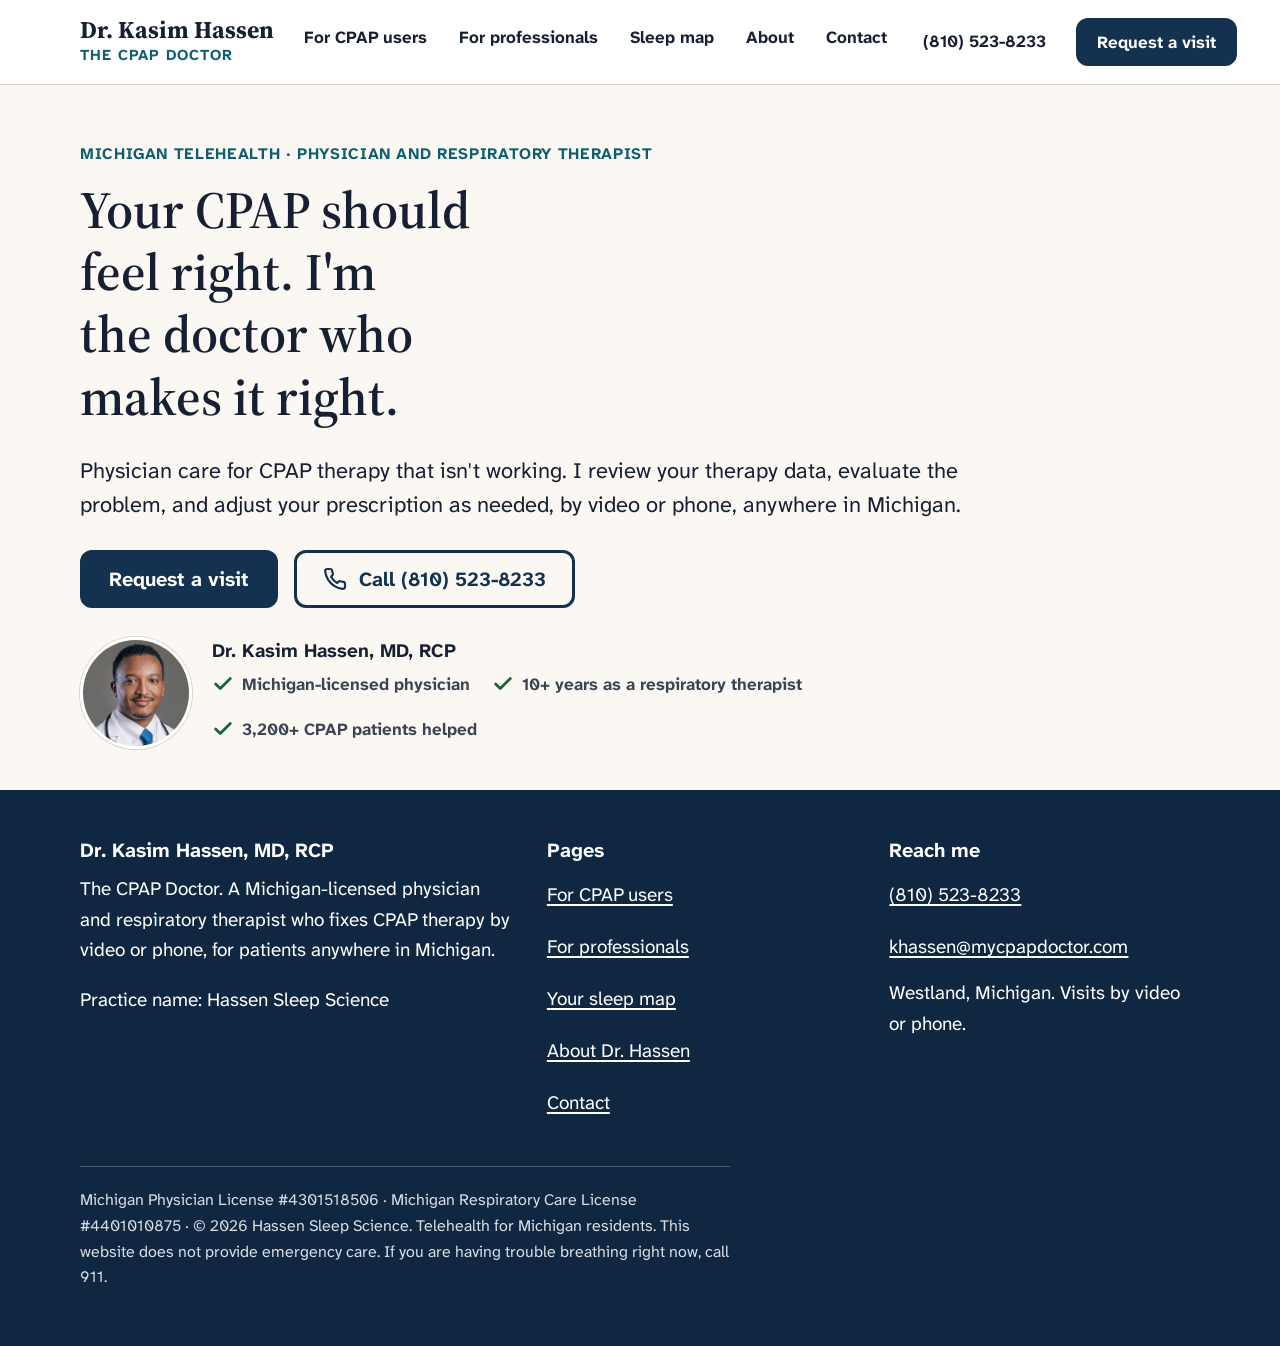
<file: index.html>
<!DOCTYPE html>
<html lang="en">
<head>
<meta charset="utf-8">
<meta name="viewport" content="width=device-width, initial-scale=1">
<title>The CPAP Doctor | Dr. Kasim Hassen, Michigan telehealth CPAP care</title>
<meta name="description" content="Michigan-licensed physician and respiratory therapist who fixes CPAP problems by video or phone. Prescriptions, settings, masks, and monthly follow-up.">
<link rel="canonical" href="https://mycpapdoctor.com/">
<meta property="og:title" content="The CPAP Doctor | Dr. Kasim Hassen, Michigan telehealth CPAP care">
<meta property="og:description" content="Michigan-licensed physician and respiratory therapist who fixes CPAP problems by video or phone. Prescriptions, settings, masks, and monthly follow-up.">
<meta property="og:image" content="https://mycpapdoctor.com/assets/dr-hassen-square.jpg">
<meta property="og:type" content="website">
<link rel="icon" href="favicon.svg" type="image/svg+xml">
<link rel="preconnect" href="https://fonts.googleapis.com">
<link rel="preconnect" href="https://fonts.gstatic.com" crossorigin>
<link href="https://fonts.googleapis.com/css2?family=Atkinson+Hyperlegible+Next:wght@400;500;700&family=Source+Serif+4:opsz,wght@8..60,600;8..60,700&display=swap" rel="stylesheet">
<link rel="stylesheet" href="assets/site.css">
<script type="application/ld+json">
{"@context":"https://schema.org","@type":"Physician","name":"Dr. Kasim Hassen, MD, RCP","alternateName":"The CPAP Doctor","url":"https://mycpapdoctor.com/","telephone":"+1-810-523-8233","email":"khassen@mycpapdoctor.com","image":"https://mycpapdoctor.com/assets/dr-hassen-square.jpg","areaServed":{"@type":"State","name":"Michigan"},"medicalSpecialty":"Sleep apnea and CPAP therapy management","availableService":{"@type":"MedicalTherapy","name":"CPAP prescription and management by telehealth"},"parentOrganization":{"@type":"MedicalBusiness","name":"Hassen Sleep Science"}}
</script>
</head>
<body>
<a class="skip-link" href="#main">Skip to main content</a>
<header class="site-header">
  <div class="wrap header-inner">
    <a class="brand" href="index.html" aria-label="Dr. Kasim Hassen, The CPAP Doctor, home">
      <span class="name">Dr. Kasim Hassen</span>
      <span class="tag">The CPAP Doctor</span>
    </a>
    <button class="nav-toggle" type="button" aria-expanded="false" aria-controls="site-nav"><svg viewBox="0 0 24 24" width="26" height="26" fill="none" stroke="currentColor" stroke-width="2.5" stroke-linecap="round" aria-hidden="true"><line x1="3" y1="6" x2="21" y2="6"/><line x1="3" y1="12" x2="21" y2="12"/><line x1="3" y1="18" x2="21" y2="18"/></svg><span class="label">Menu</span></button>
    <nav class="nav" id="site-nav" aria-label="Main">
      <ul><li><a href="cpap-users.html">For CPAP users</a></li><li><a href="professionals.html">For professionals</a></li><li><a href="better-sleep.html">Sleep map</a></li><li><a href="about.html">About</a></li><li><a href="contact.html">Contact</a></li></ul>
      <a class="phone" href="tel:+18105238233">(810) 523-8233</a>
      <a class="btn primary" href="contact.html">Request a visit</a>
    </nav>
  </div>
</header>
<main id="main">

<section class="hero">
  <div class="wrap">
    <p class="eyebrow">Michigan telehealth &middot; Physician and respiratory therapist</p>
    <h1>Your CPAP should feel right. I'm the doctor who makes it right.</h1>
    <p class="lead">Physician care for CPAP therapy that isn't working. I review your therapy data, evaluate the problem, and adjust your prescription as needed, by video or phone, anywhere in Michigan.</p>
    <div class="btn-row">
      <a class="btn primary" href="contact.html">Request a visit</a>
      <a class="btn secondary" href="tel:+18105238233"><svg viewBox="0 0 24 24" fill="none" stroke="currentColor" stroke-width="2.2" stroke-linecap="round" stroke-linejoin="round" aria-hidden="true"><path d="M22 16.9v3a2 2 0 0 1-2.2 2 19.8 19.8 0 0 1-8.6-3.1 19.5 19.5 0 0 1-6-6A19.8 19.8 0 0 1 2.1 4.2 2 2 0 0 1 4.1 2h3a2 2 0 0 1 2 1.7c.1.9.4 1.8.7 2.7a2 2 0 0 1-.5 2.1L8 9.8a16 16 0 0 0 6.2 6.2l1.3-1.3a2 2 0 0 1 2.1-.5c.9.3 1.8.6 2.7.7a2 2 0 0 1 1.7 2z"/></svg>Call (810) 523-8233</a>
    </div>
    <div class="byline">
      <img src="assets/dr-hassen-square.jpg" width="600" height="600" alt="Dr. Kasim Hassen" fetchpriority="high">
      <div>
        <p class="byline-name">Dr. Kasim Hassen, MD, RCP</p>
        <ul class="trust">
          <li><svg viewBox="0 0 24 24" fill="none" stroke="currentColor" stroke-width="3" stroke-linecap="round" stroke-linejoin="round" aria-hidden="true"><polyline points="20 6 9 17 4 12"/></svg>Michigan-licensed physician</li>
          <li><svg viewBox="0 0 24 24" fill="none" stroke="currentColor" stroke-width="3" stroke-linecap="round" stroke-linejoin="round" aria-hidden="true"><polyline points="20 6 9 17 4 12"/></svg>10+ years as a respiratory therapist</li>
          <li><svg viewBox="0 0 24 24" fill="none" stroke="currentColor" stroke-width="3" stroke-linecap="round" stroke-linejoin="round" aria-hidden="true"><polyline points="20 6 9 17 4 12"/></svg>3,200+ CPAP patients helped</li>
        </ul>
      </div>
    </div>
  </div>
</section>
</main>
<nav class="call-bar" aria-label="Quick actions">
  <a class="btn secondary" href="tel:+18105238233"><svg viewBox="0 0 24 24" fill="none" stroke="currentColor" stroke-width="2.2" stroke-linecap="round" stroke-linejoin="round" aria-hidden="true"><path d="M22 16.9v3a2 2 0 0 1-2.2 2 19.8 19.8 0 0 1-8.6-3.1 19.5 19.5 0 0 1-6-6A19.8 19.8 0 0 1 2.1 4.2 2 2 0 0 1 4.1 2h3a2 2 0 0 1 2 1.7c.1.9.4 1.8.7 2.7a2 2 0 0 1-.5 2.1L8 9.8a16 16 0 0 0 6.2 6.2l1.3-1.3a2 2 0 0 1 2.1-.5c.9.3 1.8.6 2.7.7a2 2 0 0 1 1.7 2z"/></svg>Call</a>
  <a class="btn primary" href="contact.html">Request a visit</a>
</nav>
<footer class="site-footer">
  <div class="wrap">
    <div class="footer-grid">
      <div>
        <h2>Dr. Kasim Hassen, MD, RCP</h2>
        <p>The CPAP Doctor. A Michigan-licensed physician and respiratory therapist who fixes CPAP therapy by video or phone, for patients anywhere in Michigan.</p>
        <p class="mb-0">Practice name: Hassen Sleep Science</p>
      </div>
      <div>
        <h2>Pages</h2>
        <ul>
          <li><a href="cpap-users.html">For CPAP users</a></li>
          <li><a href="professionals.html">For professionals</a></li>
          <li><a href="better-sleep.html">Your sleep map</a></li>
          <li><a href="about.html">About Dr. Hassen</a></li>
          <li><a href="contact.html">Contact</a></li>
        </ul>
      </div>
      <div>
        <h2>Reach me</h2>
        <ul>
          <li><a href="tel:+18105238233">(810) 523-8233</a></li>
          <li><a href="mailto:khassen@mycpapdoctor.com">khassen@mycpapdoctor.com</a></li>
          <li>Westland, Michigan. Visits by video or phone.</li>
        </ul>
      </div>
    </div>
    <p class="legal">Michigan Physician License #4301518506 &middot; Michigan Respiratory Care License #4401010875 &middot; &copy; 2026 Hassen Sleep Science. Telehealth for Michigan residents. This website does not provide emergency care. If you are having trouble breathing right now, call 911.</p>
  </div>
</footer>
<script src="assets/site.js"></script>
</body>
</html>
</file>
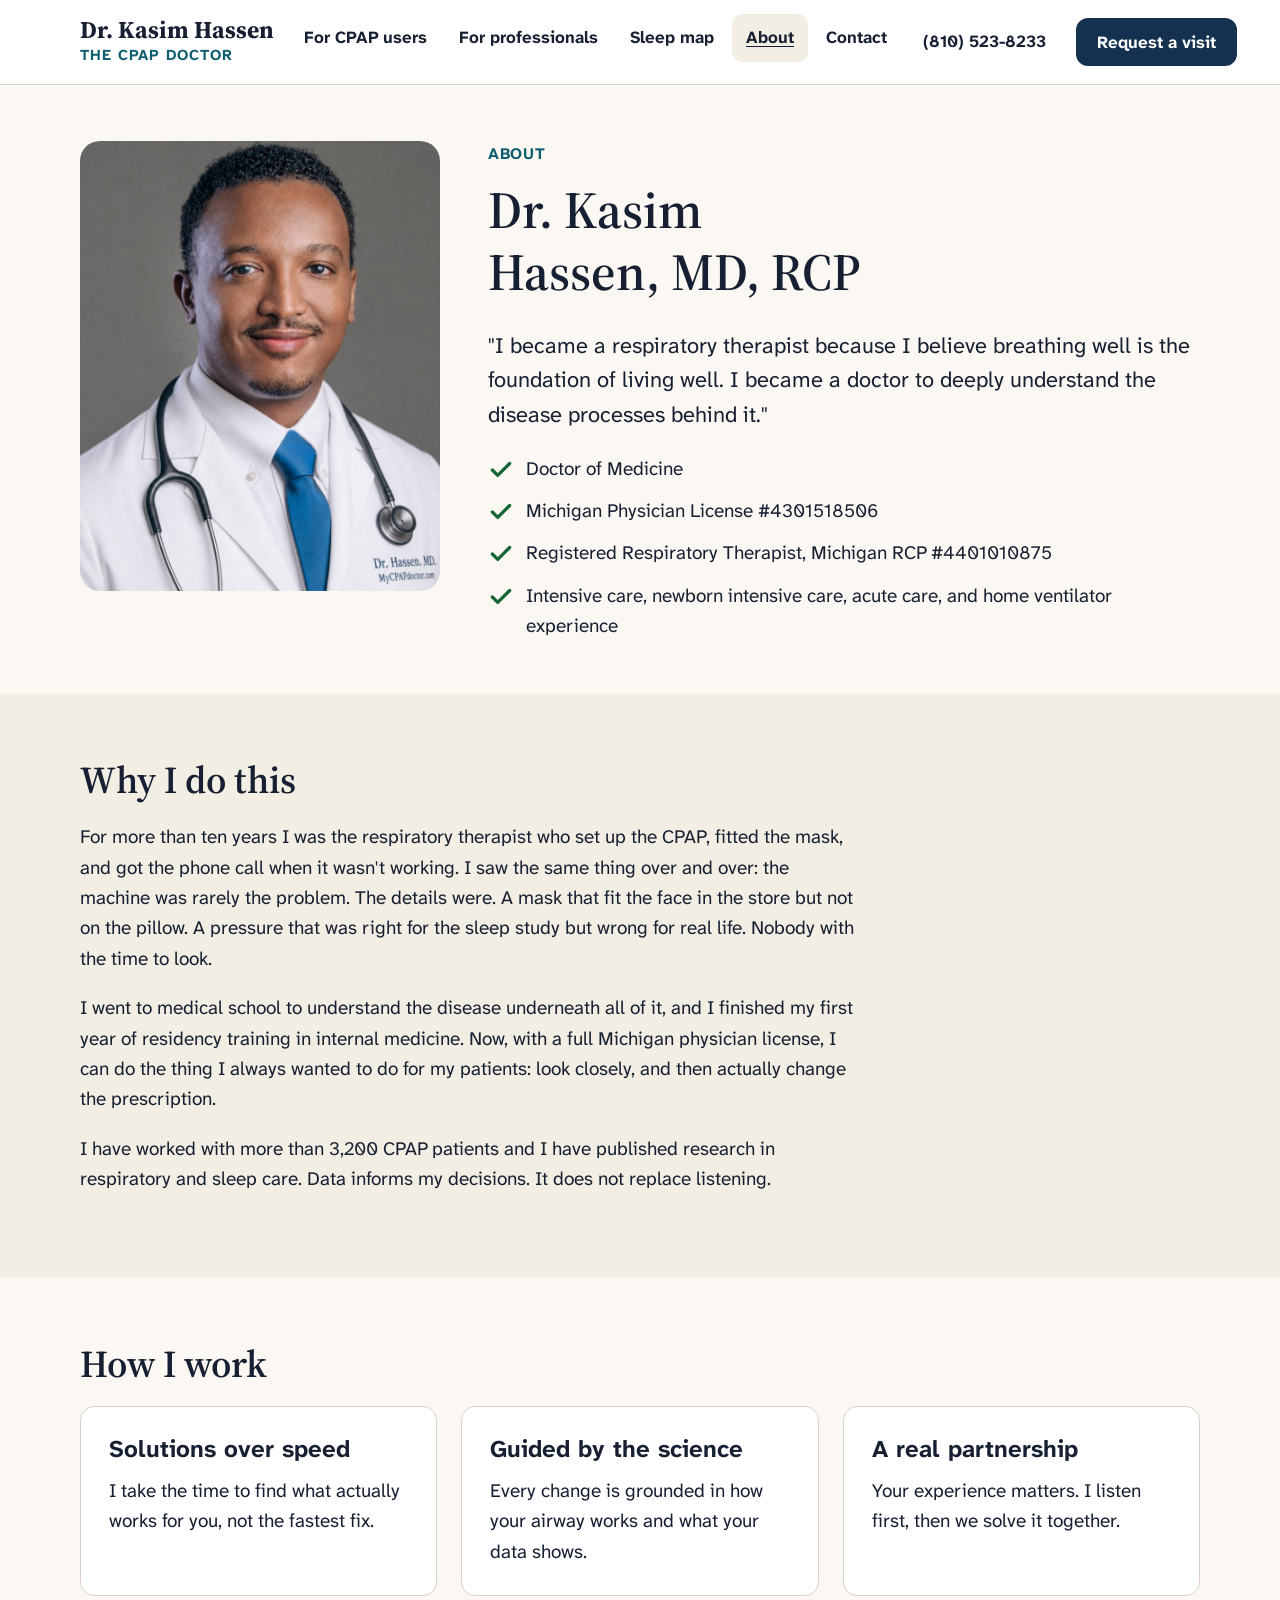
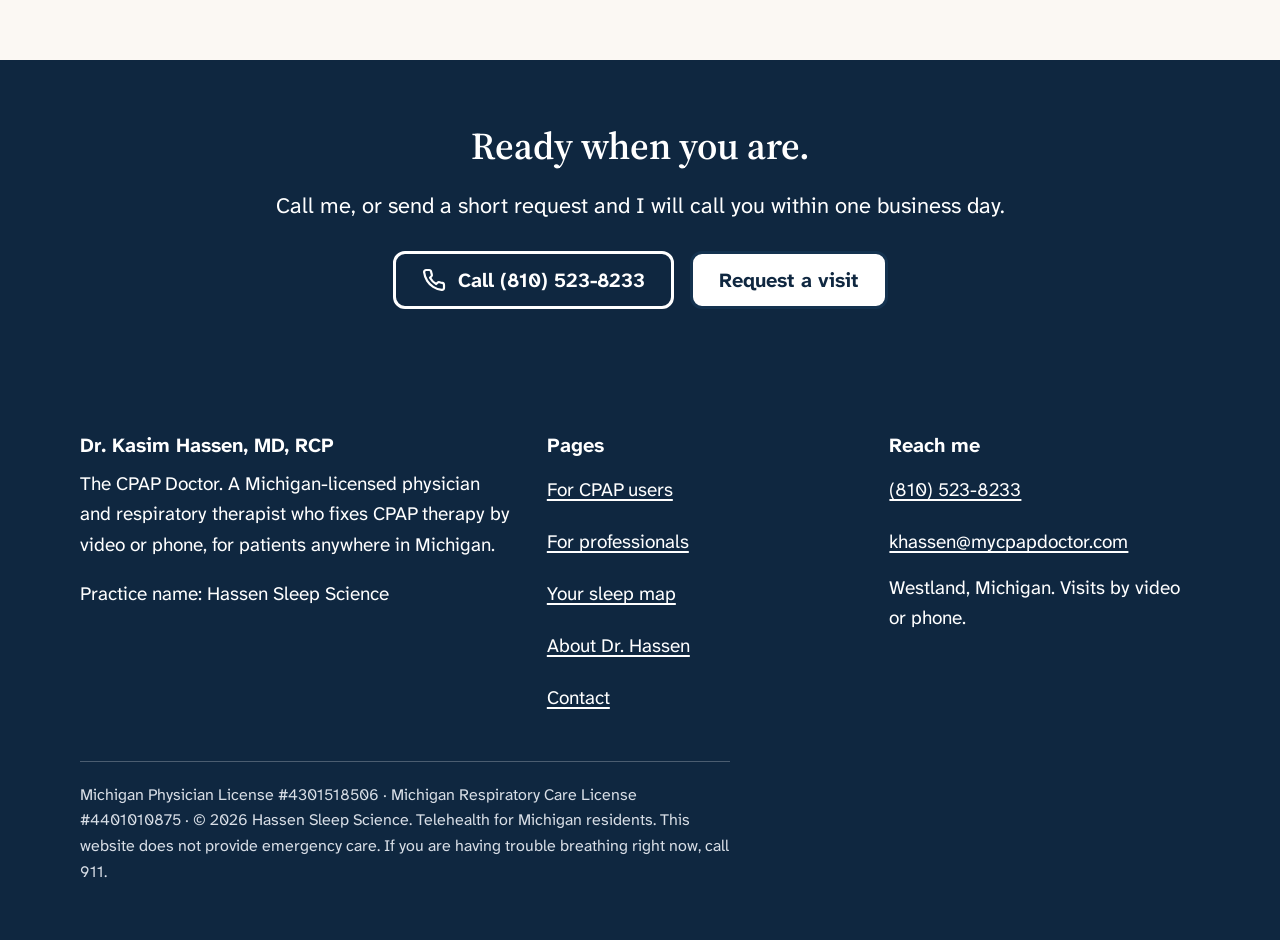
<file: about.html>
<!DOCTYPE html>
<html lang="en">
<head>
<meta charset="utf-8">
<meta name="viewport" content="width=device-width, initial-scale=1">
<title>About Dr. Kasim Hassen | The CPAP Doctor</title>
<meta name="description" content="Dr. Kasim Hassen, MD, RCP. Ten years as a respiratory therapist, then medical school. Michigan-licensed physician who manages CPAP therapy by telehealth.">
<link rel="canonical" href="https://mycpapdoctor.com/about.html">
<meta property="og:title" content="About Dr. Kasim Hassen | The CPAP Doctor">
<meta property="og:description" content="Dr. Kasim Hassen, MD, RCP. Ten years as a respiratory therapist, then medical school. Michigan-licensed physician who manages CPAP therapy by telehealth.">
<meta property="og:image" content="https://mycpapdoctor.com/assets/dr-hassen-square.jpg">
<meta property="og:type" content="website">
<link rel="icon" href="favicon.svg" type="image/svg+xml">
<link rel="preconnect" href="https://fonts.googleapis.com">
<link rel="preconnect" href="https://fonts.gstatic.com" crossorigin>
<link href="https://fonts.googleapis.com/css2?family=Atkinson+Hyperlegible+Next:wght@400;500;700&family=Source+Serif+4:opsz,wght@8..60,600;8..60,700&display=swap" rel="stylesheet">
<link rel="stylesheet" href="assets/site.css">
<script type="application/ld+json">
{"@context":"https://schema.org","@type":"Physician","name":"Dr. Kasim Hassen, MD, RCP","alternateName":"The CPAP Doctor","url":"https://mycpapdoctor.com/","telephone":"+1-810-523-8233","email":"khassen@mycpapdoctor.com","image":"https://mycpapdoctor.com/assets/dr-hassen-square.jpg","areaServed":{"@type":"State","name":"Michigan"},"medicalSpecialty":"Sleep apnea and CPAP therapy management","availableService":{"@type":"MedicalTherapy","name":"CPAP prescription and management by telehealth"},"parentOrganization":{"@type":"MedicalBusiness","name":"Hassen Sleep Science"}}
</script>
</head>
<body>
<a class="skip-link" href="#main">Skip to main content</a>
<header class="site-header">
  <div class="wrap header-inner">
    <a class="brand" href="index.html" aria-label="Dr. Kasim Hassen, The CPAP Doctor, home">
      <span class="name">Dr. Kasim Hassen</span>
      <span class="tag">The CPAP Doctor</span>
    </a>
    <button class="nav-toggle" type="button" aria-expanded="false" aria-controls="site-nav"><svg viewBox="0 0 24 24" width="26" height="26" fill="none" stroke="currentColor" stroke-width="2.5" stroke-linecap="round" aria-hidden="true"><line x1="3" y1="6" x2="21" y2="6"/><line x1="3" y1="12" x2="21" y2="12"/><line x1="3" y1="18" x2="21" y2="18"/></svg><span class="label">Menu</span></button>
    <nav class="nav" id="site-nav" aria-label="Main">
      <ul><li><a href="cpap-users.html">For CPAP users</a></li><li><a href="professionals.html">For professionals</a></li><li><a href="better-sleep.html">Sleep map</a></li><li><a href="about.html" aria-current="page">About</a></li><li><a href="contact.html">Contact</a></li></ul>
      <a class="phone" href="tel:+18105238233">(810) 523-8233</a>
      <a class="btn primary" href="contact.html">Request a visit</a>
    </nav>
  </div>
</header>
<main id="main">

<section class="hero">
  <div class="wrap doctor-grid">
    <img src="assets/dr-hassen.jpg" width="800" height="1000" alt="Dr. Kasim Hassen in a white coat with a stethoscope">
    <div>
      <p class="eyebrow">About</p>
      <h1>Dr. Kasim Hassen, MD, RCP</h1>
      <p class="lead">"I became a respiratory therapist because I believe breathing well is the foundation of living well. I became a doctor to deeply understand the disease processes behind it."</p>
      <ul class="checklist">
        <li><svg viewBox="0 0 24 24" fill="none" stroke="currentColor" stroke-width="3" stroke-linecap="round" stroke-linejoin="round" aria-hidden="true"><polyline points="20 6 9 17 4 12"/></svg><span>Doctor of Medicine</span></li>
        <li><svg viewBox="0 0 24 24" fill="none" stroke="currentColor" stroke-width="3" stroke-linecap="round" stroke-linejoin="round" aria-hidden="true"><polyline points="20 6 9 17 4 12"/></svg><span>Michigan Physician License #4301518506</span></li>
        <li><svg viewBox="0 0 24 24" fill="none" stroke="currentColor" stroke-width="3" stroke-linecap="round" stroke-linejoin="round" aria-hidden="true"><polyline points="20 6 9 17 4 12"/></svg><span>Registered Respiratory Therapist, Michigan RCP #4401010875</span></li>
        <li><svg viewBox="0 0 24 24" fill="none" stroke="currentColor" stroke-width="3" stroke-linecap="round" stroke-linejoin="round" aria-hidden="true"><polyline points="20 6 9 17 4 12"/></svg><span>Intensive care, newborn intensive care, acute care, and home ventilator experience</span></li>
      </ul>
    </div>
  </div>
</section>

<section class="section alt">
  <div class="wrap">
    <h2>Why I do this</h2>
    <p>For more than ten years I was the respiratory therapist who set up the CPAP, fitted the mask, and got the phone call when it wasn't working. I saw the same thing over and over: the machine was rarely the problem. The details were. A mask that fit the face in the store but not on the pillow. A pressure that was right for the sleep study but wrong for real life. Nobody with the time to look.</p>
    <p>I went to medical school to understand the disease underneath all of it, and I finished my first year of residency training in internal medicine. Now, with a full Michigan physician license, I can do the thing I always wanted to do for my patients: look closely, and then actually change the prescription.</p>
    <p>I have worked with more than 3,200 CPAP patients and I have published research in respiratory and sleep care. Data informs my decisions. It does not replace listening.</p>
  </div>
</section>

<section class="section">
  <div class="wrap">
    <h2>How I work</h2>
    <div class="grid three">
      <div class="card"><h3>Solutions over speed</h3><p>I take the time to find what actually works for you, not the fastest fix.</p></div>
      <div class="card"><h3>Guided by the science</h3><p>Every change is grounded in how your airway works and what your data shows.</p></div>
      <div class="card"><h3>A real partnership</h3><p>Your experience matters. I listen first, then we solve it together.</p></div>
    </div>
  </div>
</section>
<section class="section dark">
  <div class="wrap center">
    <h2>Ready when you are.</h2>
    <p class="lead">Call me, or send a short request and I will call you within one business day.</p>
    <div class="btn-row" style="justify-content:center">
      <a class="btn secondary" href="tel:+18105238233"><svg viewBox="0 0 24 24" fill="none" stroke="currentColor" stroke-width="2.2" stroke-linecap="round" stroke-linejoin="round" aria-hidden="true"><path d="M22 16.9v3a2 2 0 0 1-2.2 2 19.8 19.8 0 0 1-8.6-3.1 19.5 19.5 0 0 1-6-6A19.8 19.8 0 0 1 2.1 4.2 2 2 0 0 1 4.1 2h3a2 2 0 0 1 2 1.7c.1.9.4 1.8.7 2.7a2 2 0 0 1-.5 2.1L8 9.8a16 16 0 0 0 6.2 6.2l1.3-1.3a2 2 0 0 1 2.1-.5c.9.3 1.8.6 2.7.7a2 2 0 0 1 1.7 2z"/></svg>Call (810) 523-8233</a>
      <a class="btn primary" href="contact.html">Request a visit</a>
    </div>
  </div>
</section>

</main>
<nav class="call-bar" aria-label="Quick actions">
  <a class="btn secondary" href="tel:+18105238233"><svg viewBox="0 0 24 24" fill="none" stroke="currentColor" stroke-width="2.2" stroke-linecap="round" stroke-linejoin="round" aria-hidden="true"><path d="M22 16.9v3a2 2 0 0 1-2.2 2 19.8 19.8 0 0 1-8.6-3.1 19.5 19.5 0 0 1-6-6A19.8 19.8 0 0 1 2.1 4.2 2 2 0 0 1 4.1 2h3a2 2 0 0 1 2 1.7c.1.9.4 1.8.7 2.7a2 2 0 0 1-.5 2.1L8 9.8a16 16 0 0 0 6.2 6.2l1.3-1.3a2 2 0 0 1 2.1-.5c.9.3 1.8.6 2.7.7a2 2 0 0 1 1.7 2z"/></svg>Call</a>
  <a class="btn primary" href="contact.html">Request a visit</a>
</nav>
<footer class="site-footer">
  <div class="wrap">
    <div class="footer-grid">
      <div>
        <h2>Dr. Kasim Hassen, MD, RCP</h2>
        <p>The CPAP Doctor. A Michigan-licensed physician and respiratory therapist who fixes CPAP therapy by video or phone, for patients anywhere in Michigan.</p>
        <p class="mb-0">Practice name: Hassen Sleep Science</p>
      </div>
      <div>
        <h2>Pages</h2>
        <ul>
          <li><a href="cpap-users.html">For CPAP users</a></li>
          <li><a href="professionals.html">For professionals</a></li>
          <li><a href="better-sleep.html">Your sleep map</a></li>
          <li><a href="about.html">About Dr. Hassen</a></li>
          <li><a href="contact.html">Contact</a></li>
        </ul>
      </div>
      <div>
        <h2>Reach me</h2>
        <ul>
          <li><a href="tel:+18105238233">(810) 523-8233</a></li>
          <li><a href="mailto:khassen@mycpapdoctor.com">khassen@mycpapdoctor.com</a></li>
          <li>Westland, Michigan. Visits by video or phone.</li>
        </ul>
      </div>
    </div>
    <p class="legal">Michigan Physician License #4301518506 &middot; Michigan Respiratory Care License #4401010875 &middot; &copy; 2026 Hassen Sleep Science. Telehealth for Michigan residents. This website does not provide emergency care. If you are having trouble breathing right now, call 911.</p>
  </div>
</footer>
<script src="assets/site.js"></script>
</body>
</html>
</file>
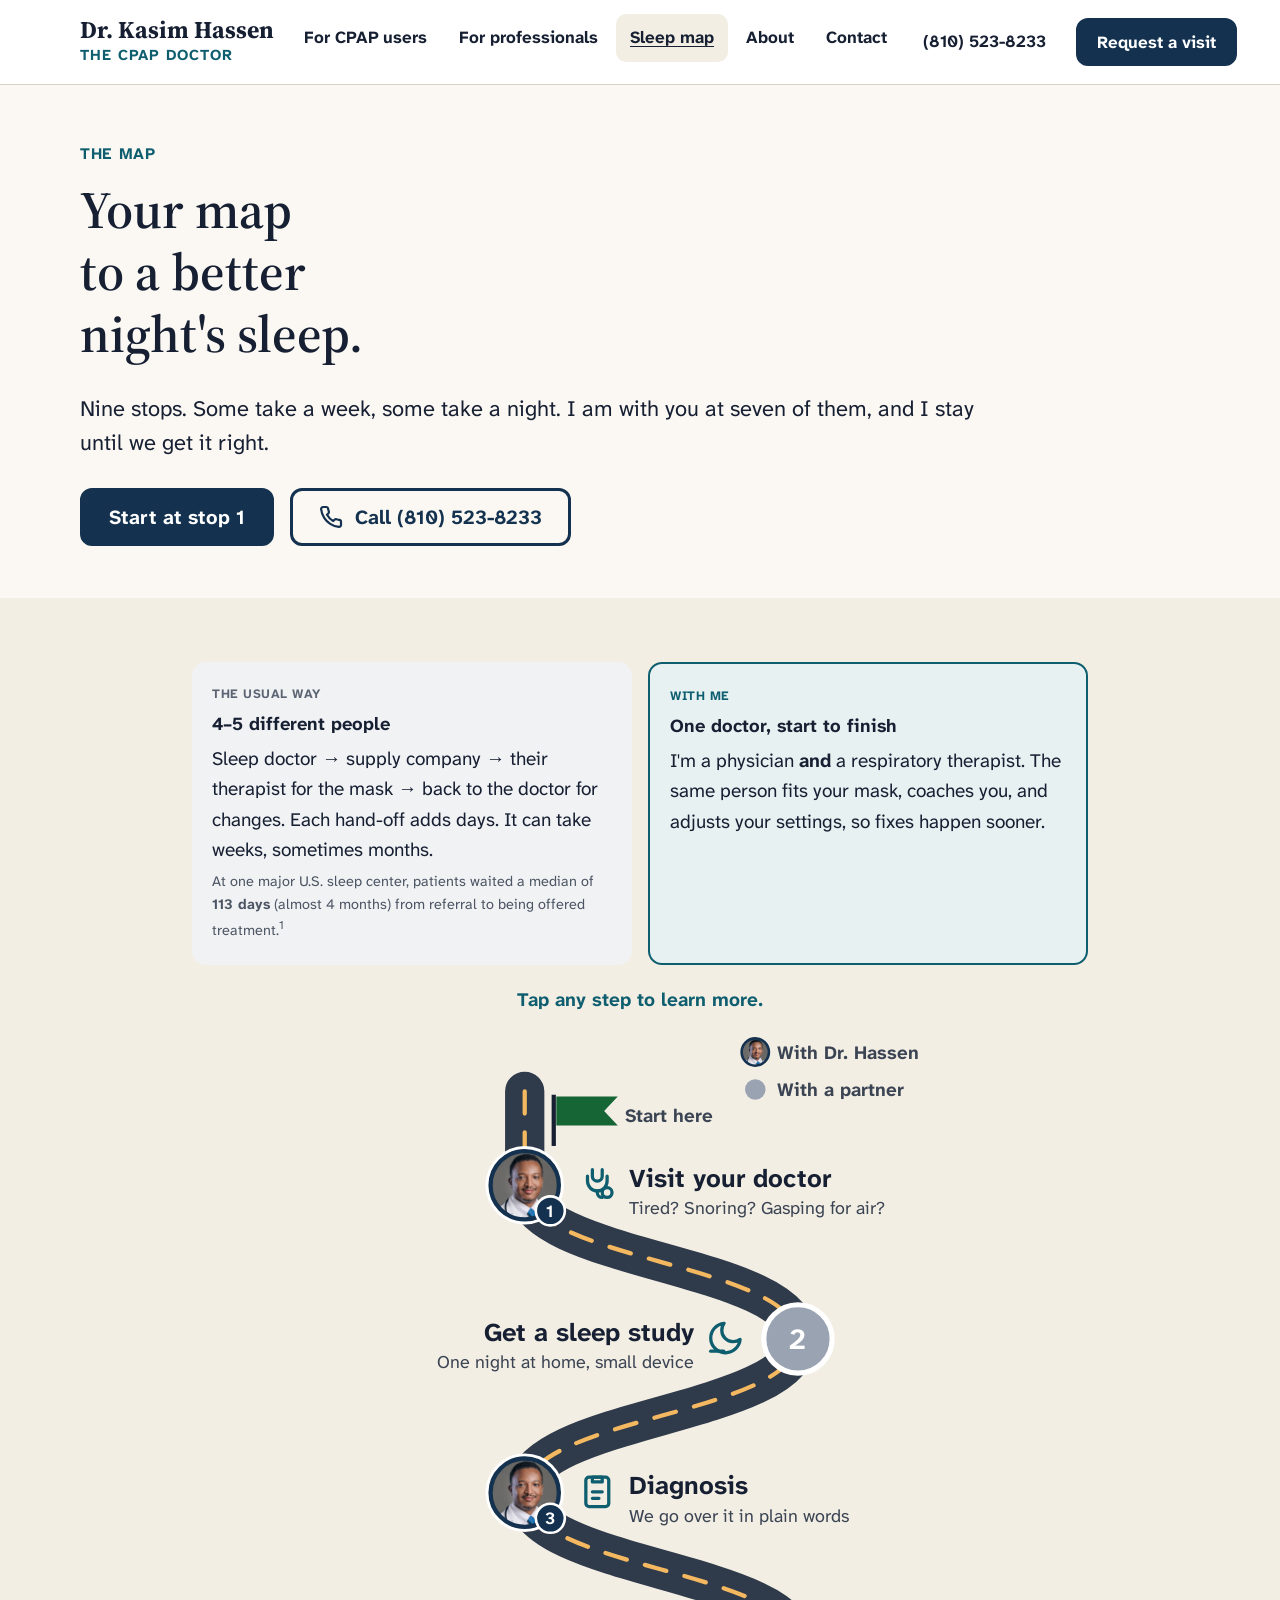
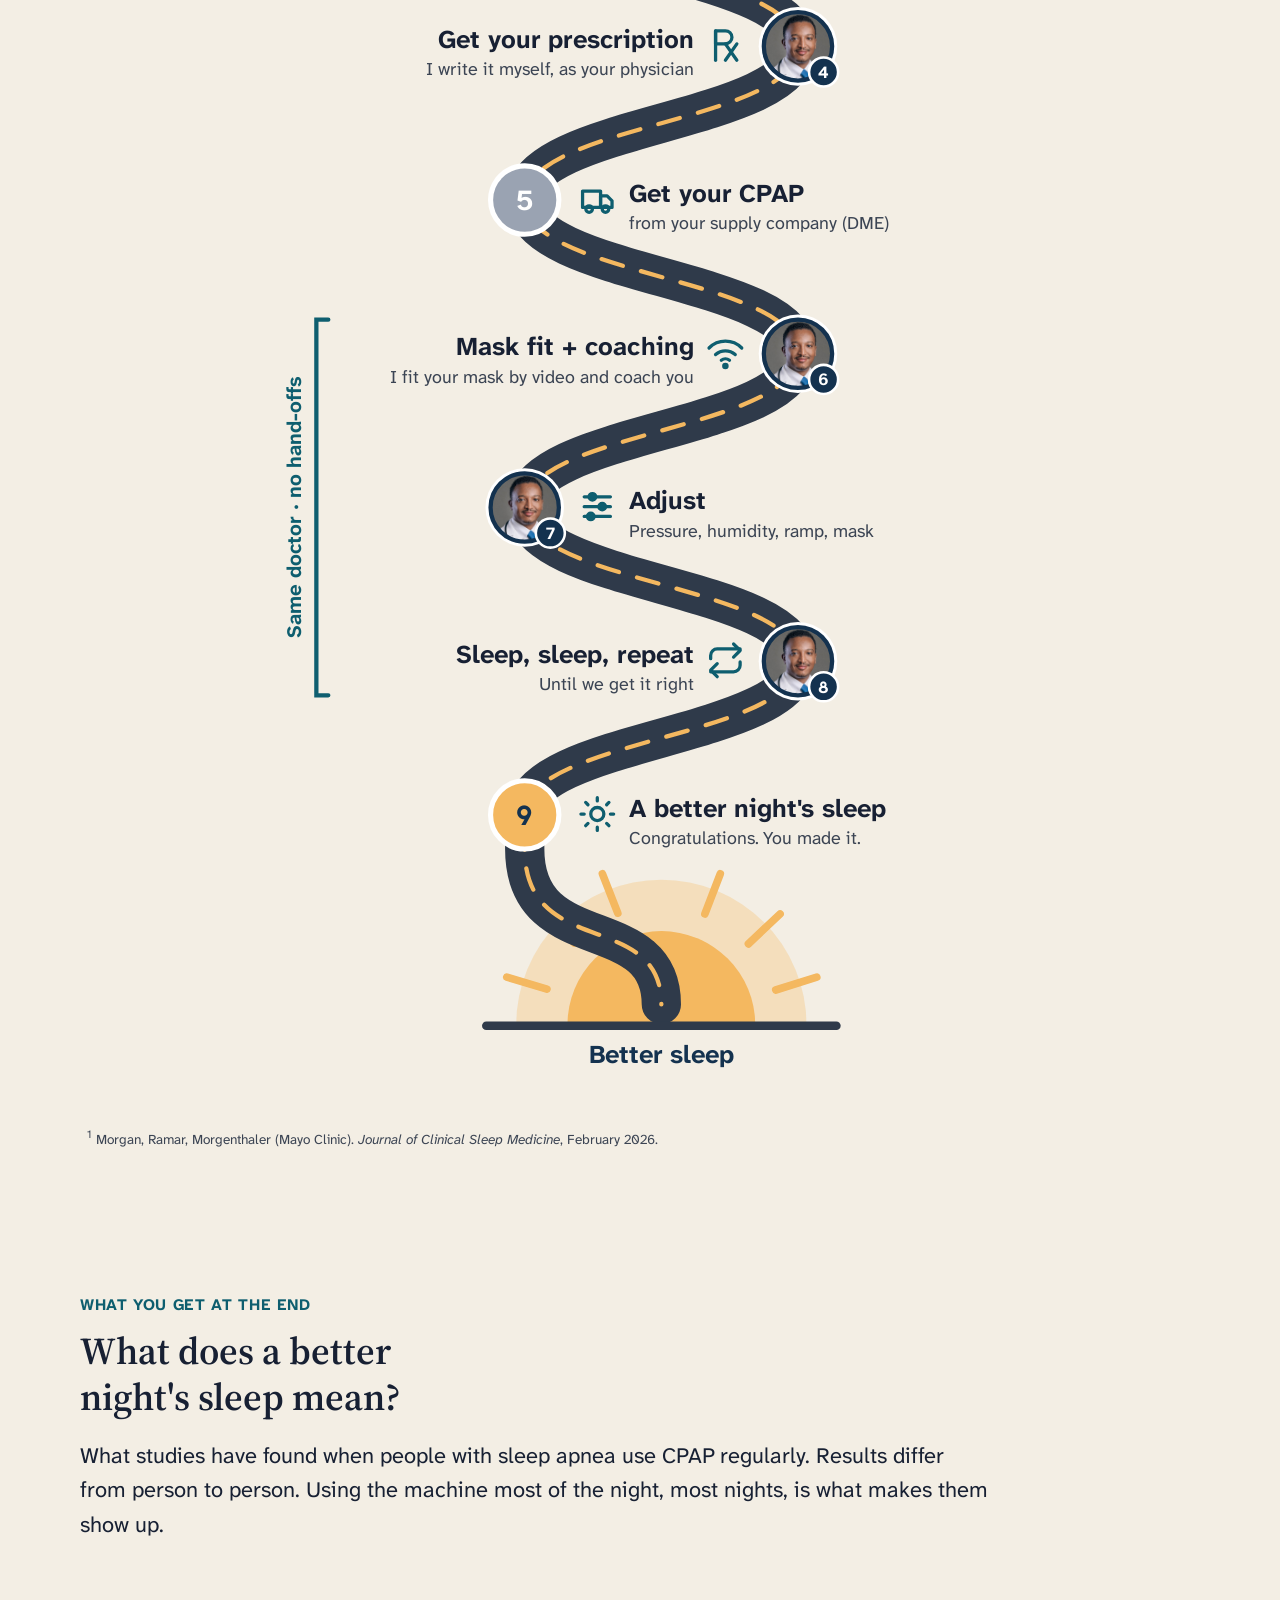
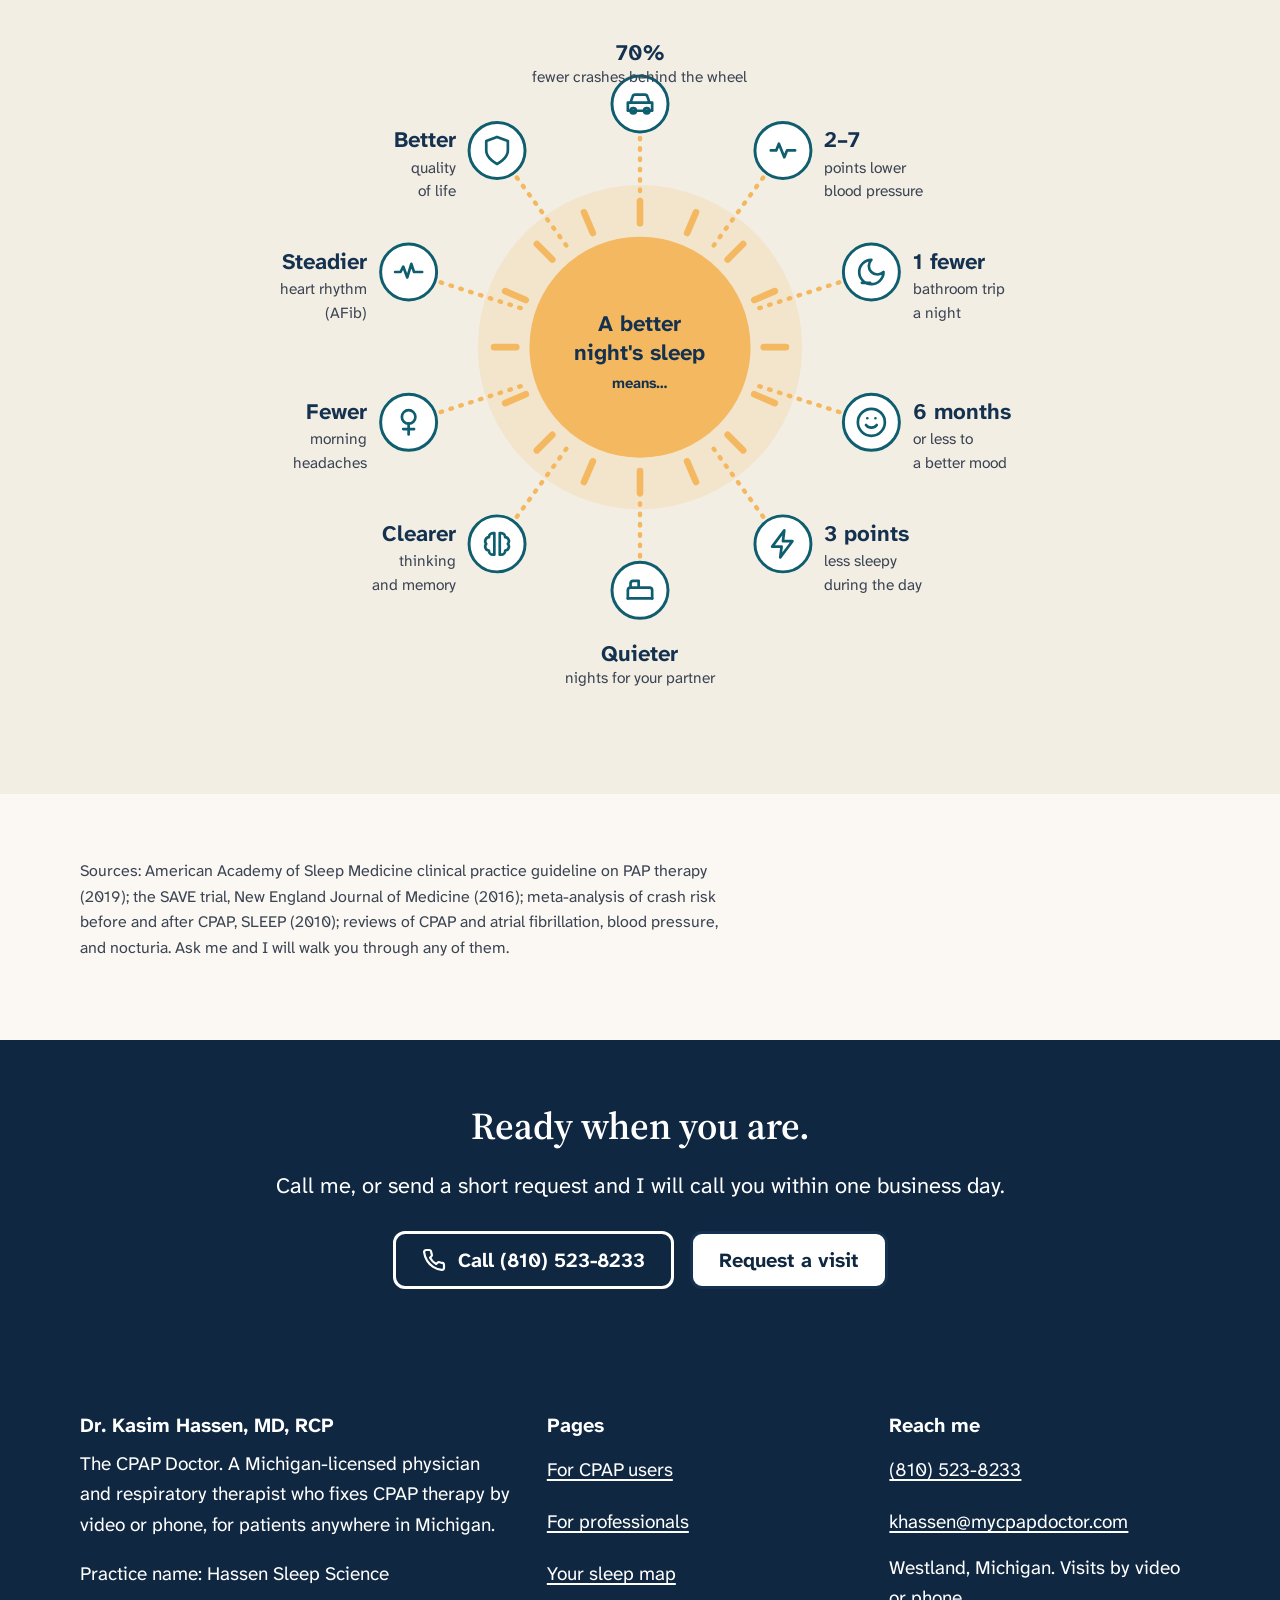
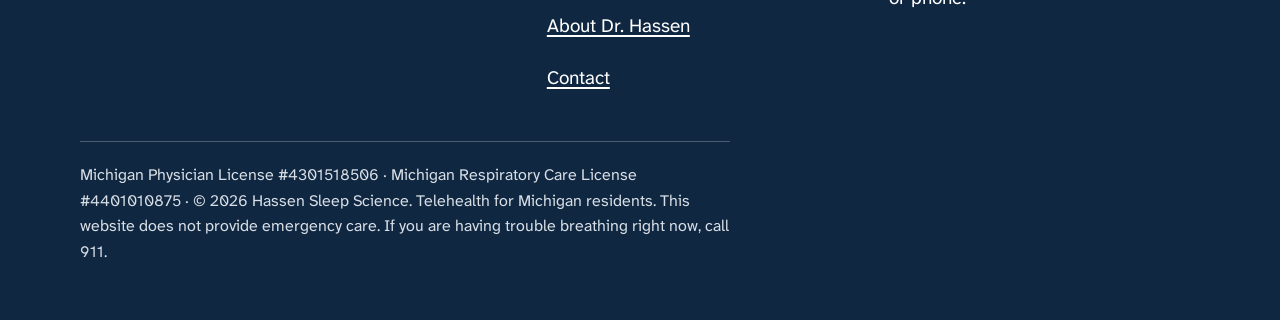
<file: better-sleep.html>
<!DOCTYPE html>
<html lang="en">
<head>
<meta charset="utf-8">
<meta name="viewport" content="width=device-width, initial-scale=1">
<title>Your map to a better night's sleep | The CPAP Doctor</title>
<meta name="description" content="The nine stops from your first doctor visit to waking up rested, and what a better night's sleep does for your body, your mood, and your driving.">
<link rel="canonical" href="https://mycpapdoctor.com/better-sleep.html">
<meta property="og:title" content="Your map to a better night's sleep | The CPAP Doctor">
<meta property="og:description" content="The nine stops from your first doctor visit to waking up rested, and what a better night's sleep does for your body, your mood, and your driving.">
<meta property="og:image" content="https://mycpapdoctor.com/assets/dr-hassen-square.jpg">
<meta property="og:type" content="website">
<link rel="icon" href="favicon.svg" type="image/svg+xml">
<link rel="preconnect" href="https://fonts.googleapis.com">
<link rel="preconnect" href="https://fonts.gstatic.com" crossorigin>
<link href="https://fonts.googleapis.com/css2?family=Atkinson+Hyperlegible+Next:wght@400;500;700&family=Source+Serif+4:opsz,wght@8..60,600;8..60,700&display=swap" rel="stylesheet">
<link rel="stylesheet" href="assets/site.css">
<script type="application/ld+json">
{"@context":"https://schema.org","@type":"Physician","name":"Dr. Kasim Hassen, MD, RCP","alternateName":"The CPAP Doctor","url":"https://mycpapdoctor.com/","telephone":"+1-810-523-8233","email":"khassen@mycpapdoctor.com","image":"https://mycpapdoctor.com/assets/dr-hassen-square.jpg","areaServed":{"@type":"State","name":"Michigan"},"medicalSpecialty":"Sleep apnea and CPAP therapy management","availableService":{"@type":"MedicalTherapy","name":"CPAP prescription and management by telehealth"},"parentOrganization":{"@type":"MedicalBusiness","name":"Hassen Sleep Science"}}
</script>
</head>
<body>
<a class="skip-link" href="#main">Skip to main content</a>
<header class="site-header">
  <div class="wrap header-inner">
    <a class="brand" href="index.html" aria-label="Dr. Kasim Hassen, The CPAP Doctor, home">
      <span class="name">Dr. Kasim Hassen</span>
      <span class="tag">The CPAP Doctor</span>
    </a>
    <button class="nav-toggle" type="button" aria-expanded="false" aria-controls="site-nav"><svg viewBox="0 0 24 24" width="26" height="26" fill="none" stroke="currentColor" stroke-width="2.5" stroke-linecap="round" aria-hidden="true"><line x1="3" y1="6" x2="21" y2="6"/><line x1="3" y1="12" x2="21" y2="12"/><line x1="3" y1="18" x2="21" y2="18"/></svg><span class="label">Menu</span></button>
    <nav class="nav" id="site-nav" aria-label="Main">
      <ul><li><a href="cpap-users.html">For CPAP users</a></li><li><a href="professionals.html">For professionals</a></li><li><a href="better-sleep.html" aria-current="page">Sleep map</a></li><li><a href="about.html">About</a></li><li><a href="contact.html">Contact</a></li></ul>
      <a class="phone" href="tel:+18105238233">(810) 523-8233</a>
      <a class="btn primary" href="contact.html">Request a visit</a>
    </nav>
  </div>
</header>
<main id="main">

<section class="hero">
  <div class="wrap">
    <p class="eyebrow">The map</p>
    <h1>Your map to a better night's sleep.</h1>
    <p class="lead">Nine stops. Some take a week, some take a night. I am with you at seven of them, and I stay until we get it right.</p>
    <div class="btn-row">
      <a class="btn primary" href="contact.html">Start at stop 1</a>
      <a class="btn secondary" href="tel:+18105238233"><svg viewBox="0 0 24 24" fill="none" stroke="currentColor" stroke-width="2.2" stroke-linecap="round" stroke-linejoin="round" aria-hidden="true"><path d="M22 16.9v3a2 2 0 0 1-2.2 2 19.8 19.8 0 0 1-8.6-3.1 19.5 19.5 0 0 1-6-6A19.8 19.8 0 0 1 2.1 4.2 2 2 0 0 1 4.1 2h3a2 2 0 0 1 2 1.7c.1.9.4 1.8.7 2.7a2 2 0 0 1-.5 2.1L8 9.8a16 16 0 0 0 6.2 6.2l1.3-1.3a2 2 0 0 1 2.1-.5c.9.3 1.8.6 2.7.7a2 2 0 0 1 1.7 2z"/></svg>Call (810) 523-8233</a>
    </div>
  </div>
</section>

<section class="section alt">
  <div class="wrap">
    <h2 class="visually-hidden">The map</h2>
    <div class="compare">
      <div class="compare-card usual"><p class="compare-k">The usual way</p><p class="compare-h">4–5 different people</p>
        <p>Sleep doctor → supply company → their therapist for the mask → back to the doctor for changes. Each hand-off adds days. It can take weeks, sometimes months.</p>
        <p class="compare-stat">At one major U.S. sleep center, patients waited a median of <strong>113 days</strong> (almost 4 months) from referral to being offered treatment.<sup>1</sup></p></div>
      <div class="compare-card me"><p class="compare-k">With me</p><p class="compare-h">One doctor, start to finish</p>
        <p>I'm a physician <strong>and</strong> a respiratory therapist. The same person fits your mask, coaches you, and adjusts your settings, so fixes happen sooner.</p></div>
    </div>
    <p class="map-hint">Tap any step to learn more.</p>
    <div class="info-wrap"><svg class="infographic road" viewBox="-110 0 890 1980" role="group" aria-label="The map to a better night's sleep. Nine steps; select a step to read about it." xmlns="http://www.w3.org/2000/svg">
<defs><clipPath id="c40"><circle r="40"/></clipPath><clipPath id="c16"><circle r="16"/></clipPath></defs>
<style>.rt{font-family:Atkinson Hyperlegible Next, Atkinson Hyperlegible, Arial, sans-serif;font-weight:700;font-size:30px;fill:#172033}.rs{font-family:Atkinson Hyperlegible Next, Atkinson Hyperlegible, Arial, sans-serif;font-size:21px;fill:#3B4453}.rn{font-family:Source Serif 4, Georgia, serif;font-weight:700;font-size:20px;fill:#FFFFFF}.rl{font-family:Atkinson Hyperlegible Next, Atkinson Hyperlegible, Arial, sans-serif;font-weight:700;font-size:22px;fill:#3B4453}.rf{font-family:Source Serif 4, Georgia, serif;font-weight:700;font-size:30px;fill:#14324F}.bk{font-family:Atkinson Hyperlegible Next, Atkinson Hyperlegible, Arial, sans-serif;font-weight:700;font-size:24px;fill:#0E5E6F}</style>
<g aria-hidden="true"><g transform="translate(470 34)"><image href="assets/dr-hassen-square.jpg" x="-16" y="-16" width="32" height="32" clip-path="url(#c16)"/><circle r="16" fill="none" stroke="#14324F" stroke-width="3"/></g><text x="496" y="42" class="rl">With Dr. Hassen</text>
<circle cx="470" cy="78" r="12" fill="#9AA3B2"/><text x="496" y="86" class="rl">With a partner</text>
<g transform="translate(360 1876)"><path d="M -170 0 A 170 170 0 0 1 170 0 Z" fill="#F4B860" opacity="0.3"/><path d="M -110 0 A 110 110 0 0 1 110 0 Z" fill="#F4B860"/><line x1="134" y1="-41" x2="182" y2="-56" stroke="#F4B860" stroke-width="9" stroke-linecap="round"/><line x1="102" y1="-95" x2="139" y2="-130" stroke="#F4B860" stroke-width="9" stroke-linecap="round"/><line x1="51" y1="-130" x2="69" y2="-177" stroke="#F4B860" stroke-width="9" stroke-linecap="round"/><line x1="-51" y1="-131" x2="-69" y2="-177" stroke="#F4B860" stroke-width="9" stroke-linecap="round"/><line x1="-102" y1="-96" x2="-139" y2="-130" stroke="#F4B860" stroke-width="9" stroke-linecap="round"/><line x1="-134" y1="-42" x2="-181" y2="-56" stroke="#F4B860" stroke-width="9" stroke-linecap="round"/></g>
<path d="M 200 80 L 200 190 C 200 280.0 520 280.0 520 370 C 520 460.0 200 460.0 200 550 C 200 640.0 520 640.0 520 730 C 520 820.0 200 820.0 200 910 C 200 1000.0 520 1000.0 520 1090 C 520 1180.0 200 1180.0 200 1270 C 200 1360.0 520 1360.0 520 1450 C 520 1540.0 200 1540.0 200 1630 L 200 1670 C 200 1800 360 1740 360 1852" fill="none" stroke="#2F3A4A" stroke-width="46" stroke-linecap="round"/>
<path d="M 200 80 L 200 190 C 200 280.0 520 280.0 520 370 C 520 460.0 200 460.0 200 550 C 200 640.0 520 640.0 520 730 C 520 820.0 200 820.0 200 910 C 200 1000.0 520 1000.0 520 1090 C 520 1180.0 200 1180.0 200 1270 C 200 1360.0 520 1360.0 520 1450 C 520 1540.0 200 1540.0 200 1630 L 200 1670 C 200 1800 360 1740 360 1852" fill="none" stroke="#F4B860" stroke-width="5" stroke-dasharray="26 22" stroke-linecap="round"/>
<rect x="150" y="1872" width="420" height="10" rx="5" fill="#2F3A4A"/>
<text x="360" y="1920" text-anchor="middle" class="rf">Better sleep</text>
<line x1="234" y1="84" x2="234" y2="144" stroke="#172033" stroke-width="5"/>
<path d="M 237 86 h 72 l -16 17 16 17 h -72 z" fill="#166534"/><text x="318" y="116" class="rl">Start here</text>
<path d="M -30 1050 h -14 v 440 h 14" fill="none" stroke="#0E5E6F" stroke-width="5" stroke-linecap="round"/>
<text transform="translate(-62 1270.0) rotate(-90)" text-anchor="middle" class="bk">Same doctor · no hand-offs</text></g>
<g class="mstop" data-n="1" tabindex="0" role="button" aria-controls="mdetail" aria-label="Step 1: Visit your doctor. Show details">
<rect class="hit" x="140" y="132" width="620" height="116" rx="20"/>
<g transform="translate(200 190)"><circle r="46" fill="#FFFFFF"/><image href="assets/dr-hassen-square.jpg" x="-40" y="-40" width="80" height="80" clip-path="url(#c40)"/><circle r="40" fill="none" stroke="#14324F" stroke-width="5"/><circle cx="30" cy="30" r="17" fill="#14324F" stroke="#FFFFFF" stroke-width="3"/><text x="30" y="37" text-anchor="middle" style="font-family:Source Serif 4, Georgia, serif;font-weight:700;font-size:20px;fill:#FFFFFF">1</text></g>
<g color="#0E5E6F"><svg x="262" y="166" width="46" height="46" viewBox="0 0 24 24" fill="none" stroke="currentColor" stroke-width="2" stroke-linecap="round" stroke-linejoin="round" aria-hidden="true"><path d="M9 3v4a3 3 0 0 0 6 0V3"/><path d="M6 7v3a6 6 0 0 0 12 0V7"/><circle cx="18" cy="17" r="3"/><path d="M12 16v1a3 3 0 0 0 3 3"/></svg></g>
<text x="322" y="192" class="rt">Visit your doctor</text><text x="322" y="224" class="rs">Tired? Snoring? Gasping for air?</text>
</g>
<g class="mstop" data-n="2" tabindex="0" role="button" aria-controls="mdetail" aria-label="Step 2: Get a sleep study. Show details">
<rect class="hit" x="-40" y="312" width="620" height="116" rx="20"/>
<circle cx="520" cy="370" r="40" fill="#9AA3B2" stroke="#FFFFFF" stroke-width="6"/><text x="520" y="382" text-anchor="middle" style="font-family:Source Serif 4, Georgia, serif;font-weight:700;font-size:34px;fill:#FFFFFF">2</text>
<g color="#0E5E6F"><svg x="412" y="346" width="46" height="46" viewBox="0 0 24 24" fill="none" stroke="currentColor" stroke-width="2" stroke-linecap="round" stroke-linejoin="round" aria-hidden="true"><path d="M21 12.8A9 9 0 1 1 11.2 3 7 7 0 0 0 21 12.8z"/><path d="M3 20h8"/></svg></g>
<text x="398" y="372" text-anchor="end" class="rt">Get a sleep study</text><text x="398" y="404" text-anchor="end" class="rs">One night at home, small device</text>
</g>
<g class="mstop" data-n="3" tabindex="0" role="button" aria-controls="mdetail" aria-label="Step 3: Diagnosis. Show details">
<rect class="hit" x="140" y="492" width="620" height="116" rx="20"/>
<g transform="translate(200 550)"><circle r="46" fill="#FFFFFF"/><image href="assets/dr-hassen-square.jpg" x="-40" y="-40" width="80" height="80" clip-path="url(#c40)"/><circle r="40" fill="none" stroke="#14324F" stroke-width="5"/><circle cx="30" cy="30" r="17" fill="#14324F" stroke="#FFFFFF" stroke-width="3"/><text x="30" y="37" text-anchor="middle" style="font-family:Source Serif 4, Georgia, serif;font-weight:700;font-size:20px;fill:#FFFFFF">3</text></g>
<g color="#0E5E6F"><svg x="262" y="526" width="46" height="46" viewBox="0 0 24 24" fill="none" stroke="currentColor" stroke-width="2" stroke-linecap="round" stroke-linejoin="round" aria-hidden="true"><rect x="5" y="3" width="14" height="18" rx="2"/><path d="M9 3h6v3H9z"/><path d="M9 12h6M9 16h4"/></svg></g>
<text x="322" y="552" class="rt">Diagnosis</text><text x="322" y="584" class="rs">We go over it in plain words</text>
</g>
<g class="mstop" data-n="4" tabindex="0" role="button" aria-controls="mdetail" aria-label="Step 4: Get your prescription. Show details">
<rect class="hit" x="-40" y="672" width="620" height="116" rx="20"/>
<g transform="translate(520 730)"><circle r="46" fill="#FFFFFF"/><image href="assets/dr-hassen-square.jpg" x="-40" y="-40" width="80" height="80" clip-path="url(#c40)"/><circle r="40" fill="none" stroke="#14324F" stroke-width="5"/><circle cx="30" cy="30" r="17" fill="#14324F" stroke="#FFFFFF" stroke-width="3"/><text x="30" y="37" text-anchor="middle" style="font-family:Source Serif 4, Georgia, serif;font-weight:700;font-size:20px;fill:#FFFFFF">4</text></g>
<g color="#0E5E6F"><svg x="412" y="706" width="46" height="46" viewBox="0 0 24 24" fill="none" stroke="currentColor" stroke-width="2" stroke-linecap="round" stroke-linejoin="round" aria-hidden="true"><path d="M6 3h6a4 4 0 0 1 0 8H6z"/><path d="M6 3v18"/><path d="M12 11l7 10"/><path d="M19 11l-7 10"/></svg></g>
<text x="398" y="732" text-anchor="end" class="rt">Get your prescription</text><text x="398" y="764" text-anchor="end" class="rs">I write it myself, as your physician</text>
</g>
<g class="mstop" data-n="5" tabindex="0" role="button" aria-controls="mdetail" aria-label="Step 5: Get your CPAP. Show details">
<rect class="hit" x="140" y="852" width="620" height="116" rx="20"/>
<circle cx="200" cy="910" r="40" fill="#9AA3B2" stroke="#FFFFFF" stroke-width="6"/><text x="200" y="922" text-anchor="middle" style="font-family:Source Serif 4, Georgia, serif;font-weight:700;font-size:34px;fill:#FFFFFF">5</text>
<g color="#0E5E6F"><svg x="262" y="886" width="46" height="46" viewBox="0 0 24 24" fill="none" stroke="currentColor" stroke-width="2" stroke-linecap="round" stroke-linejoin="round" aria-hidden="true"><path d="M3 7h11v10H3z"/><path d="M14 10h4l3 3v4h-7z"/><circle cx="7" cy="18" r="2"/><circle cx="17" cy="18" r="2"/></svg></g>
<text x="322" y="912" class="rt">Get your CPAP</text><text x="322" y="944" class="rs">from your supply company (DME)</text>
</g>
<g class="mstop" data-n="6" tabindex="0" role="button" aria-controls="mdetail" aria-label="Step 6: Mask fit + coaching. Show details">
<rect class="hit" x="-40" y="1032" width="620" height="116" rx="20"/>
<g transform="translate(520 1090)"><circle r="46" fill="#FFFFFF"/><image href="assets/dr-hassen-square.jpg" x="-40" y="-40" width="80" height="80" clip-path="url(#c40)"/><circle r="40" fill="none" stroke="#14324F" stroke-width="5"/><circle cx="30" cy="30" r="17" fill="#14324F" stroke="#FFFFFF" stroke-width="3"/><text x="30" y="37" text-anchor="middle" style="font-family:Source Serif 4, Georgia, serif;font-weight:700;font-size:20px;fill:#FFFFFF">6</text></g>
<g color="#0E5E6F"><svg x="412" y="1066" width="46" height="46" viewBox="0 0 24 24" fill="none" stroke="currentColor" stroke-width="2" stroke-linecap="round" stroke-linejoin="round" aria-hidden="true"><path d="M2 9a14 14 0 0 1 20 0"/><path d="M6 13a9 9 0 0 1 12 0"/><path d="M9.5 16.5a4 4 0 0 1 5 0"/><circle cx="12" cy="20" r="1"/></svg></g>
<text x="398" y="1092" text-anchor="end" class="rt">Mask fit + coaching</text><text x="398" y="1124" text-anchor="end" class="rs">I fit your mask by video and coach you</text>
</g>
<g class="mstop" data-n="7" tabindex="0" role="button" aria-controls="mdetail" aria-label="Step 7: Adjust. Show details">
<rect class="hit" x="140" y="1212" width="620" height="116" rx="20"/>
<g transform="translate(200 1270)"><circle r="46" fill="#FFFFFF"/><image href="assets/dr-hassen-square.jpg" x="-40" y="-40" width="80" height="80" clip-path="url(#c40)"/><circle r="40" fill="none" stroke="#14324F" stroke-width="5"/><circle cx="30" cy="30" r="17" fill="#14324F" stroke="#FFFFFF" stroke-width="3"/><text x="30" y="37" text-anchor="middle" style="font-family:Source Serif 4, Georgia, serif;font-weight:700;font-size:20px;fill:#FFFFFF">7</text></g>
<g color="#0E5E6F"><svg x="262" y="1246" width="46" height="46" viewBox="0 0 24 24" fill="none" stroke="currentColor" stroke-width="2" stroke-linecap="round" stroke-linejoin="round" aria-hidden="true"><path d="M4 6h16M4 12h16M4 18h16"/><circle cx="9" cy="6" r="2" fill="currentColor"/><circle cx="15" cy="12" r="2" fill="currentColor"/><circle cx="8" cy="18" r="2" fill="currentColor"/></svg></g>
<text x="322" y="1272" class="rt">Adjust</text><text x="322" y="1304" class="rs">Pressure, humidity, ramp, mask</text>
</g>
<g class="mstop" data-n="8" tabindex="0" role="button" aria-controls="mdetail" aria-label="Step 8: Sleep, sleep, repeat. Show details">
<rect class="hit" x="-40" y="1392" width="620" height="116" rx="20"/>
<g transform="translate(520 1450)"><circle r="46" fill="#FFFFFF"/><image href="assets/dr-hassen-square.jpg" x="-40" y="-40" width="80" height="80" clip-path="url(#c40)"/><circle r="40" fill="none" stroke="#14324F" stroke-width="5"/><circle cx="30" cy="30" r="17" fill="#14324F" stroke="#FFFFFF" stroke-width="3"/><text x="30" y="37" text-anchor="middle" style="font-family:Source Serif 4, Georgia, serif;font-weight:700;font-size:20px;fill:#FFFFFF">8</text></g>
<g color="#0E5E6F"><svg x="412" y="1426" width="46" height="46" viewBox="0 0 24 24" fill="none" stroke="currentColor" stroke-width="2" stroke-linecap="round" stroke-linejoin="round" aria-hidden="true"><path d="M17 2l4 4-4 4"/><path d="M3 11V9a4 4 0 0 1 4-4h14"/><path d="M7 22l-4-4 4-4"/><path d="M21 13v2a4 4 0 0 1-4 4H3"/></svg></g>
<text x="398" y="1452" text-anchor="end" class="rt">Sleep, sleep, repeat</text><text x="398" y="1484" text-anchor="end" class="rs">Until we get it right</text>
</g>
<g class="mstop" data-n="9" tabindex="0" role="button" aria-controls="mdetail" aria-label="Step 9: A better night's sleep. Show details">
<rect class="hit" x="140" y="1572" width="620" height="116" rx="20"/>
<circle cx="200" cy="1630" r="40" fill="#F4B860" stroke="#FFFFFF" stroke-width="6"/><text x="200" y="1642" text-anchor="middle" style="font-family:Source Serif 4, Georgia, serif;font-weight:700;font-size:34px;fill:#14324F">9</text>
<g color="#0E5E6F"><svg x="262" y="1606" width="46" height="46" viewBox="0 0 24 24" fill="none" stroke="currentColor" stroke-width="2" stroke-linecap="round" stroke-linejoin="round" aria-hidden="true"><circle cx="12" cy="12" r="4"/><path d="M12 2v2M12 20v2M4.9 4.9l1.4 1.4M17.7 17.7l1.4 1.4M2 12h2M20 12h2M4.9 19.1l1.4-1.4M17.7 6.3l1.4-1.4"/></svg></g>
<text x="322" y="1632" class="rt">A better night's sleep</text><text x="322" y="1664" class="rs">Congratulations. You made it.</text>
</g>
</svg><svg class="infographic road-phone" viewBox="0 0 420 1416" role="group" aria-label="The map to a better night's sleep. Nine steps; tap a step to read about it." xmlns="http://www.w3.org/2000/svg">
<defs><clipPath id="c28"><circle r="28"/></clipPath></defs>
<style>.pt{font-family:Atkinson Hyperlegible Next, Atkinson Hyperlegible, Arial, sans-serif;font-weight:700;font-size:25px;fill:#172033}.ps{font-family:Atkinson Hyperlegible Next, Atkinson Hyperlegible, Arial, sans-serif;font-size:20px;fill:#3B4453}.pn{font-family:Source Serif 4, Georgia, serif;font-weight:700;font-size:26px;fill:#FFFFFF}.pf{font-family:Source Serif 4, Georgia, serif;font-weight:700;font-size:26px;fill:#14324F}</style>
<g transform="translate(210 1366)"><path d="M -150 0 A 150 150 0 0 1 150 0 Z" fill="#F4B860" opacity="0.3"/><path d="M -95 0 A 95 95 0 0 1 95 0 Z" fill="#F4B860"/><line x1="115" y1="-35" x2="153" y2="-47" stroke="#F4B860" stroke-width="8" stroke-linecap="round"/><line x1="88" y1="-82" x2="117" y2="-109" stroke="#F4B860" stroke-width="8" stroke-linecap="round"/><line x1="43" y1="-112" x2="58" y2="-149" stroke="#F4B860" stroke-width="8" stroke-linecap="round"/><line x1="-43" y1="-112" x2="-58" y2="-149" stroke="#F4B860" stroke-width="8" stroke-linecap="round"/><line x1="-88" y1="-82" x2="-117" y2="-109" stroke="#F4B860" stroke-width="8" stroke-linecap="round"/><line x1="-115" y1="-36" x2="-153" y2="-48" stroke="#F4B860" stroke-width="8" stroke-linecap="round"/></g>
<path d="M 60 20 L 60 110 C 60 176.0 100 176.0 100 242 C 100 308.0 60 308.0 60 374 C 60 440.0 100 440.0 100 506 C 100 572.0 60 572.0 60 638 C 60 704.0 100 704.0 100 770 C 100 836.0 60 836.0 60 902 C 60 968.0 100 968.0 100 1034 C 100 1100.0 60 1100.0 60 1166 L 60 1196 C 60 1286 210 1246 210 1346" fill="none" stroke="#2F3A4A" stroke-width="34" stroke-linecap="round"/>
<path d="M 60 20 L 60 110 C 60 176.0 100 176.0 100 242 C 100 308.0 60 308.0 60 374 C 60 440.0 100 440.0 100 506 C 100 572.0 60 572.0 60 638 C 60 704.0 100 704.0 100 770 C 100 836.0 60 836.0 60 902 C 60 968.0 100 968.0 100 1034 C 100 1100.0 60 1100.0 60 1166 L 60 1196 C 60 1286 210 1246 210 1346" fill="none" stroke="#F4B860" stroke-width="4" stroke-dasharray="18 16" stroke-linecap="round"/>
<rect x="40" y="1362" width="340" height="8" rx="4" fill="#2F3A4A"/>
<text x="210" y="1402" text-anchor="middle" class="pf">Better sleep</text>
<g class="mstop" data-n="1" tabindex="0" role="button" aria-controls="mdetail" aria-label="Step 1: Visit your doctor. Show details">
<rect class="hit" x="20" y="60" width="390" height="100" rx="16"/>
<g transform="translate(60 110)"><circle r="34" fill="#FFFFFF"/><image href="assets/dr-hassen-square.jpg" x="-28" y="-28" width="56" height="56" clip-path="url(#c28)"/><circle r="28" fill="none" stroke="#14324F" stroke-width="3"/><circle cx="21" cy="21" r="12" fill="#14324F" stroke="#FFFFFF" stroke-width="3"/><text x="21" y="26" text-anchor="middle" style="font-family:Source Serif 4, Georgia, serif;font-weight:700;font-size:14px;fill:#FFFFFF">1</text></g>
<text x="150" y="108" class="pt">Visit your doctor</text>
<text x="150" y="136" class="ps">Tired? Snoring? Gasping?</text>
</g>
<g class="mstop" data-n="2" tabindex="0" role="button" aria-controls="mdetail" aria-label="Step 2: Get a sleep study. Show details">
<rect class="hit" x="20" y="192" width="390" height="100" rx="16"/>
<circle cx="100" cy="242" r="28" fill="#9AA3B2" stroke="#FFFFFF" stroke-width="6"/><text x="100" y="250" text-anchor="middle" style="font-family:Source Serif 4, Georgia, serif;font-weight:700;font-size:24px;fill:#FFFFFF">2</text>
<text x="150" y="240" class="pt">Get a sleep study</text>
<text x="150" y="268" class="ps">One night at home</text>
</g>
<g class="mstop" data-n="3" tabindex="0" role="button" aria-controls="mdetail" aria-label="Step 3: Diagnosis. Show details">
<rect class="hit" x="20" y="324" width="390" height="100" rx="16"/>
<g transform="translate(60 374)"><circle r="34" fill="#FFFFFF"/><image href="assets/dr-hassen-square.jpg" x="-28" y="-28" width="56" height="56" clip-path="url(#c28)"/><circle r="28" fill="none" stroke="#14324F" stroke-width="3"/><circle cx="21" cy="21" r="12" fill="#14324F" stroke="#FFFFFF" stroke-width="3"/><text x="21" y="26" text-anchor="middle" style="font-family:Source Serif 4, Georgia, serif;font-weight:700;font-size:14px;fill:#FFFFFF">3</text></g>
<text x="150" y="372" class="pt">Diagnosis</text>
<text x="150" y="400" class="ps">Explained in plain words</text>
</g>
<g class="mstop" data-n="4" tabindex="0" role="button" aria-controls="mdetail" aria-label="Step 4: Get your prescription. Show details">
<rect class="hit" x="20" y="456" width="390" height="100" rx="16"/>
<g transform="translate(100 506)"><circle r="34" fill="#FFFFFF"/><image href="assets/dr-hassen-square.jpg" x="-28" y="-28" width="56" height="56" clip-path="url(#c28)"/><circle r="28" fill="none" stroke="#14324F" stroke-width="3"/><circle cx="21" cy="21" r="12" fill="#14324F" stroke="#FFFFFF" stroke-width="3"/><text x="21" y="26" text-anchor="middle" style="font-family:Source Serif 4, Georgia, serif;font-weight:700;font-size:14px;fill:#FFFFFF">4</text></g>
<text x="150" y="504" class="pt">Get your prescription</text>
<text x="150" y="532" class="ps">Written by me</text>
</g>
<g class="mstop" data-n="5" tabindex="0" role="button" aria-controls="mdetail" aria-label="Step 5: Get your CPAP. Show details">
<rect class="hit" x="20" y="588" width="390" height="100" rx="16"/>
<circle cx="60" cy="638" r="28" fill="#9AA3B2" stroke="#FFFFFF" stroke-width="6"/><text x="60" y="646" text-anchor="middle" style="font-family:Source Serif 4, Georgia, serif;font-weight:700;font-size:24px;fill:#FFFFFF">5</text>
<text x="150" y="636" class="pt">Get your CPAP</text>
<text x="150" y="664" class="ps">From your supply company</text>
</g>
<g class="mstop" data-n="6" tabindex="0" role="button" aria-controls="mdetail" aria-label="Step 6: Mask fit + coaching. Show details">
<rect class="hit" x="20" y="720" width="390" height="100" rx="16"/>
<g transform="translate(100 770)"><circle r="34" fill="#FFFFFF"/><image href="assets/dr-hassen-square.jpg" x="-28" y="-28" width="56" height="56" clip-path="url(#c28)"/><circle r="28" fill="none" stroke="#14324F" stroke-width="3"/><circle cx="21" cy="21" r="12" fill="#14324F" stroke="#FFFFFF" stroke-width="3"/><text x="21" y="26" text-anchor="middle" style="font-family:Source Serif 4, Georgia, serif;font-weight:700;font-size:14px;fill:#FFFFFF">6</text></g>
<text x="150" y="768" class="pt">Mask fit + coaching</text>
<text x="150" y="796" class="ps">Mask fit by video</text>
</g>
<g class="mstop" data-n="7" tabindex="0" role="button" aria-controls="mdetail" aria-label="Step 7: Adjust. Show details">
<rect class="hit" x="20" y="852" width="390" height="100" rx="16"/>
<g transform="translate(60 902)"><circle r="34" fill="#FFFFFF"/><image href="assets/dr-hassen-square.jpg" x="-28" y="-28" width="56" height="56" clip-path="url(#c28)"/><circle r="28" fill="none" stroke="#14324F" stroke-width="3"/><circle cx="21" cy="21" r="12" fill="#14324F" stroke="#FFFFFF" stroke-width="3"/><text x="21" y="26" text-anchor="middle" style="font-family:Source Serif 4, Georgia, serif;font-weight:700;font-size:14px;fill:#FFFFFF">7</text></g>
<text x="150" y="900" class="pt">Adjust</text>
<text x="150" y="928" class="ps">Pressure, mask, comfort</text>
</g>
<g class="mstop" data-n="8" tabindex="0" role="button" aria-controls="mdetail" aria-label="Step 8: Sleep, sleep, repeat. Show details">
<rect class="hit" x="20" y="984" width="390" height="100" rx="16"/>
<g transform="translate(100 1034)"><circle r="34" fill="#FFFFFF"/><image href="assets/dr-hassen-square.jpg" x="-28" y="-28" width="56" height="56" clip-path="url(#c28)"/><circle r="28" fill="none" stroke="#14324F" stroke-width="3"/><circle cx="21" cy="21" r="12" fill="#14324F" stroke="#FFFFFF" stroke-width="3"/><text x="21" y="26" text-anchor="middle" style="font-family:Source Serif 4, Georgia, serif;font-weight:700;font-size:14px;fill:#FFFFFF">8</text></g>
<text x="150" y="1032" class="pt">Sleep, sleep, repeat</text>
<text x="150" y="1060" class="ps">Until we get it right</text>
</g>
<g class="mstop" data-n="9" tabindex="0" role="button" aria-controls="mdetail" aria-label="Step 9: A better night's sleep. Show details">
<rect class="hit" x="20" y="1116" width="390" height="100" rx="16"/>
<circle cx="60" cy="1166" r="28" fill="#F4B860" stroke="#FFFFFF" stroke-width="6"/><text x="60" y="1174" text-anchor="middle" style="font-family:Source Serif 4, Georgia, serif;font-weight:700;font-size:24px;fill:#14324F">9</text>
<text x="150" y="1164" class="pt">A better night's sleep</text>
<text x="150" y="1192" class="ps">Congratulations!</text>
</g>
</svg></div>
    <div id="mdetail" class="mdetail" hidden>
      <button type="button" class="md-close" aria-label="Close step details">×</button>
      <p class="md-num"></p><h3 class="md-title"></h3><p class="md-who"></p><p class="md-text"></p><p class="md-one"></p>
      <a class="btn primary md-book" href="contact.html">Book this step</a>
    </div>
    <script type="application/json" id="stop-data">{"1": {"title": "Visit your doctor", "text": "Do you feel tired when you wake up, a headache that lingers, problems concentrating? Snoring, drooling, gasping for air? Talk to your doctor. These are signs and symptoms of sleep apnea.", "mine": true, "partner": "", "one": ""}, "2": {"title": "Get a sleep study", "text": "Usually a one-night test at home with a small device. I can arrange it and explain the result.", "mine": false, "partner": "Home sleep test provider", "one": ""}, "3": {"title": "Diagnosis", "text": "The test shows whether you have sleep apnea and how much. We go over it together in plain words.", "mine": true, "partner": "", "one": ""}, "4": {"title": "Get your prescription", "text": "As your physician I write the CPAP prescription: the pressure, the type of machine, and the mask.", "mine": true, "partner": "", "one": ""}, "5": {"title": "Get your CPAP from your supply company", "text": "Your DME company delivers the machine, mask, and supplies, usually through your insurance.", "mine": false, "partner": "Your DME company", "one": ""}, "6": {"title": "Mask fit + coaching", "text": "I review your nightly use data as it comes in. Most modern machines send it over the internet every morning. If I see things are not going in the right direction, I may call you before you do to discuss changes.", "mine": true, "partner": "", "one": "Usually: the supply company's therapist fits the mask, and you call the sleep doctor's office if it isn't working. With me: I fit the mask with you on video, and I'm the one who sees your data."}, "7": {"title": "Adjust", "text": "Pressure, humidity, ramp, mask. I make the changes myself, then we see what the next nights say.", "mine": true, "partner": "", "one": "Usually: a request goes from the therapist to the doctor, who signs a new order, and the supply company changes the setting. That's days. With me: I see the problem and I make the change myself."}, "8": {"title": "Sleep, sleep, repeat", "text": "Until we get it right. Most people need two or three rounds. That is normal, and it is what I'm here for.", "mine": true, "partner": "", "one": "Usually: each round of 'try this, then call us' restarts the chain. With me: it's one conversation with one doctor until it works."}, "9": {"title": "Congratulations. A better night's sleep.", "text": "You wake up rested. Your bed partner sleeps too. Now we keep it that way.", "mine": true, "partner": "", "one": ""}}</script>
    <p class="muted source-note"><sup>1</sup> Morgan, Ramar, Morgenthaler (Mayo Clinic). <em>Journal of Clinical Sleep Medicine</em>, February 2026.</p>
  </div>
</section>

<section class="section alt">
  <div class="wrap">
    <p class="eyebrow">What you get at the end</p>
    <h2>What does a better night's sleep mean?</h2>
    <p class="lead">What studies have found when people with sleep apnea use CPAP regularly. Results differ from person to person. Using the machine most of the night, most nights, is what makes them show up.</p>
    <div class="info-wrap wide"><svg class="infographic sun-radial" viewBox="-60 -20 1520 1040" role="img" aria-labelledby="sunr-t sunr-d" xmlns="http://www.w3.org/2000/svg">
<title id="sunr-t">What a better night's sleep means: ten benefits around a rising sun</title>
<desc id="sunr-d">70% fewer crashes behind the wheel. 2–7 points lower blood pressure. 1 fewer bathroom trip a night. 6 months or less to a better mood. 3 points less sleepy during the day. Quieter nights for your partner. Clearer thinking and memory. Fewer morning headaches. Steadier heart rhythm (AFib). Better quality of life.</desc>
<style>.st{font-family:Source Serif 4, Georgia, serif;font-weight:700;font-size:38px;fill:#14324F}.ss{font-family:Atkinson Hyperlegible Next, Atkinson Hyperlegible, Arial, sans-serif;font-weight:700;font-size:24px;fill:#14324F}.bn{font-family:Source Serif 4, Georgia, serif;font-weight:700;font-size:44px;fill:#14324F}.bl{font-family:Atkinson Hyperlegible Next, Atkinson Hyperlegible, Arial, sans-serif;font-size:28px;fill:#3B4453}</style>
<line x1="700" y1="330" x2="700" y2="170" stroke="#F4B860" stroke-width="6" stroke-dasharray="2 12" stroke-linecap="round"/>
<circle cx="700" cy="170" r="38" fill="#FFFFFF" stroke="#0E5E6F" stroke-width="4"/>
<g color="#0E5E6F"><svg x="678" y="148" width="44" height="44" viewBox="0 0 24 24" fill="none" stroke="currentColor" stroke-width="2" stroke-linecap="round" stroke-linejoin="round" aria-hidden="true"><path d="M5 11l1.5-4.5A2 2 0 0 1 8.4 5h7.2a2 2 0 0 1 1.9 1.5L19 11"/><path d="M3 11h18v6H3z"/><circle cx="7" cy="17" r="2"/><circle cx="17" cy="17" r="2"/></svg></g>
<text x="700" y="110" text-anchor="middle" class="bn">70%</text>
<text x="700" y="140" text-anchor="middle" class="bl">fewer crashes behind the wheel</text>
<line x1="800" y1="362" x2="894" y2="233" stroke="#F4B860" stroke-width="6" stroke-dasharray="2 12" stroke-linecap="round"/>
<circle cx="894" cy="233" r="38" fill="#FFFFFF" stroke="#0E5E6F" stroke-width="4"/>
<g color="#0E5E6F"><svg x="872" y="211" width="44" height="44" viewBox="0 0 24 24" fill="none" stroke="currentColor" stroke-width="2" stroke-linecap="round" stroke-linejoin="round" aria-hidden="true"><path d="M3 12h4l2-5 4 10 2-5h6"/></svg></g>
<text x="950" y="229" text-anchor="start" class="bn">2–7</text>
<text x="950" y="263" text-anchor="start" class="bl">points lower</text>
<text x="950" y="295" text-anchor="start" class="bl">blood pressure</text>
<line x1="862" y1="447" x2="1014" y2="398" stroke="#F4B860" stroke-width="6" stroke-dasharray="2 12" stroke-linecap="round"/>
<circle cx="1014" cy="398" r="38" fill="#FFFFFF" stroke="#0E5E6F" stroke-width="4"/>
<g color="#0E5E6F"><svg x="992" y="376" width="44" height="44" viewBox="0 0 24 24" fill="none" stroke="currentColor" stroke-width="2" stroke-linecap="round" stroke-linejoin="round" aria-hidden="true"><path d="M12 3a6 6 0 0 0 9 9 9 9 0 1 1-9-9z"/><path d="M5 20h6"/></svg></g>
<text x="1070" y="394" text-anchor="start" class="bn">1 fewer</text>
<text x="1070" y="428" text-anchor="start" class="bl">bathroom trip</text>
<text x="1070" y="460" text-anchor="start" class="bl">a night</text>
<line x1="862" y1="553" x2="1014" y2="602" stroke="#F4B860" stroke-width="6" stroke-dasharray="2 12" stroke-linecap="round"/>
<circle cx="1014" cy="602" r="38" fill="#FFFFFF" stroke="#0E5E6F" stroke-width="4"/>
<g color="#0E5E6F"><svg x="992" y="580" width="44" height="44" viewBox="0 0 24 24" fill="none" stroke="currentColor" stroke-width="2" stroke-linecap="round" stroke-linejoin="round" aria-hidden="true"><circle cx="12" cy="12" r="10"/><path d="M8 14s1.5 2 4 2 4-2 4-2"/><path d="M9 9h.01M15 9h.01"/></svg></g>
<text x="1070" y="598" text-anchor="start" class="bn">6 months</text>
<text x="1070" y="632" text-anchor="start" class="bl">or less to</text>
<text x="1070" y="664" text-anchor="start" class="bl">a better mood</text>
<line x1="800" y1="638" x2="894" y2="767" stroke="#F4B860" stroke-width="6" stroke-dasharray="2 12" stroke-linecap="round"/>
<circle cx="894" cy="767" r="38" fill="#FFFFFF" stroke="#0E5E6F" stroke-width="4"/>
<g color="#0E5E6F"><svg x="872" y="745" width="44" height="44" viewBox="0 0 24 24" fill="none" stroke="currentColor" stroke-width="2" stroke-linecap="round" stroke-linejoin="round" aria-hidden="true"><path d="M13 2L4 14h7l-1 8 9-12h-7z"/></svg></g>
<text x="950" y="763" text-anchor="start" class="bn">3 points</text>
<text x="950" y="797" text-anchor="start" class="bl">less sleepy</text>
<text x="950" y="829" text-anchor="start" class="bl">during the day</text>
<line x1="700" y1="670" x2="700" y2="830" stroke="#F4B860" stroke-width="6" stroke-dasharray="2 12" stroke-linecap="round"/>
<circle cx="700" cy="830" r="38" fill="#FFFFFF" stroke="#0E5E6F" stroke-width="4"/>
<g color="#0E5E6F"><svg x="678" y="808" width="44" height="44" viewBox="0 0 24 24" fill="none" stroke="currentColor" stroke-width="2" stroke-linecap="round" stroke-linejoin="round" aria-hidden="true"><path d="M3 18v-6a2 2 0 0 1 2-2h14a2 2 0 0 1 2 2v6"/><path d="M3 18h18"/><path d="M5 10V7a2 2 0 0 1 2-2h4v5"/></svg></g>
<text x="700" y="926" text-anchor="middle" class="bn">Quieter</text>
<text x="700" y="956" text-anchor="middle" class="bl">nights for your partner</text>
<line x1="600" y1="638" x2="506" y2="767" stroke="#F4B860" stroke-width="6" stroke-dasharray="2 12" stroke-linecap="round"/>
<circle cx="506" cy="767" r="38" fill="#FFFFFF" stroke="#0E5E6F" stroke-width="4"/>
<g color="#0E5E6F"><svg x="484" y="745" width="44" height="44" viewBox="0 0 24 24" fill="none" stroke="currentColor" stroke-width="2" stroke-linecap="round" stroke-linejoin="round" aria-hidden="true"><path d="M9 4a3 3 0 0 0-3 3 3 3 0 0 0-2 5 3 3 0 0 0 2 5 3 3 0 0 0 3 3h1V4z"/><path d="M15 4a3 3 0 0 1 3 3 3 3 0 0 1 2 5 3 3 0 0 1-2 5 3 3 0 0 1-3 3h-1V4z"/></svg></g>
<text x="450" y="763" text-anchor="end" class="bn">Clearer</text>
<text x="450" y="797" text-anchor="end" class="bl">thinking</text>
<text x="450" y="829" text-anchor="end" class="bl">and memory</text>
<line x1="538" y1="553" x2="386" y2="602" stroke="#F4B860" stroke-width="6" stroke-dasharray="2 12" stroke-linecap="round"/>
<circle cx="386" cy="602" r="38" fill="#FFFFFF" stroke="#0E5E6F" stroke-width="4"/>
<g color="#0E5E6F"><svg x="364" y="580" width="44" height="44" viewBox="0 0 24 24" fill="none" stroke="currentColor" stroke-width="2" stroke-linecap="round" stroke-linejoin="round" aria-hidden="true"><circle cx="12" cy="8" r="5"/><path d="M12 13v8"/><path d="M8 17h8"/></svg></g>
<text x="330" y="598" text-anchor="end" class="bn">Fewer</text>
<text x="330" y="632" text-anchor="end" class="bl">morning</text>
<text x="330" y="664" text-anchor="end" class="bl">headaches</text>
<line x1="538" y1="447" x2="386" y2="398" stroke="#F4B860" stroke-width="6" stroke-dasharray="2 12" stroke-linecap="round"/>
<circle cx="386" cy="398" r="38" fill="#FFFFFF" stroke="#0E5E6F" stroke-width="4"/>
<g color="#0E5E6F"><svg x="364" y="376" width="44" height="44" viewBox="0 0 24 24" fill="none" stroke="currentColor" stroke-width="2" stroke-linecap="round" stroke-linejoin="round" aria-hidden="true"><path d="M2 12h4l2-4 3 8 3-10 2 6h6"/></svg></g>
<text x="330" y="394" text-anchor="end" class="bn">Steadier</text>
<text x="330" y="428" text-anchor="end" class="bl">heart rhythm</text>
<text x="330" y="460" text-anchor="end" class="bl">(AFib)</text>
<line x1="600" y1="362" x2="506" y2="233" stroke="#F4B860" stroke-width="6" stroke-dasharray="2 12" stroke-linecap="round"/>
<circle cx="506" cy="233" r="38" fill="#FFFFFF" stroke="#0E5E6F" stroke-width="4"/>
<g color="#0E5E6F"><svg x="484" y="211" width="44" height="44" viewBox="0 0 24 24" fill="none" stroke="currentColor" stroke-width="2" stroke-linecap="round" stroke-linejoin="round" aria-hidden="true"><path d="M12 22s8-4 8-10V5l-8-3-8 3v7c0 6 8 10 8 10z"/></svg></g>
<text x="450" y="229" text-anchor="end" class="bn">Better</text>
<text x="450" y="263" text-anchor="end" class="bl">quality</text>
<text x="450" y="295" text-anchor="end" class="bl">of life</text>
<circle cx="700" cy="500" r="220" fill="#F4B860" opacity="0.18"/><line x1="868" y1="500" x2="898" y2="500" stroke="#F4B860" stroke-width="9" stroke-linecap="round"/><line x1="855" y1="564" x2="883" y2="576" stroke="#F4B860" stroke-width="9" stroke-linecap="round"/><line x1="819" y1="619" x2="840" y2="640" stroke="#F4B860" stroke-width="9" stroke-linecap="round"/><line x1="764" y1="655" x2="776" y2="683" stroke="#F4B860" stroke-width="9" stroke-linecap="round"/><line x1="700" y1="668" x2="700" y2="698" stroke="#F4B860" stroke-width="9" stroke-linecap="round"/><line x1="636" y1="655" x2="624" y2="683" stroke="#F4B860" stroke-width="9" stroke-linecap="round"/><line x1="581" y1="619" x2="560" y2="640" stroke="#F4B860" stroke-width="9" stroke-linecap="round"/><line x1="545" y1="564" x2="517" y2="576" stroke="#F4B860" stroke-width="9" stroke-linecap="round"/><line x1="532" y1="500" x2="502" y2="500" stroke="#F4B860" stroke-width="9" stroke-linecap="round"/><line x1="545" y1="436" x2="517" y2="424" stroke="#F4B860" stroke-width="9" stroke-linecap="round"/><line x1="581" y1="381" x2="560" y2="360" stroke="#F4B860" stroke-width="9" stroke-linecap="round"/><line x1="636" y1="345" x2="624" y2="317" stroke="#F4B860" stroke-width="9" stroke-linecap="round"/><line x1="700" y1="332" x2="700" y2="302" stroke="#F4B860" stroke-width="9" stroke-linecap="round"/><line x1="764" y1="345" x2="776" y2="317" stroke="#F4B860" stroke-width="9" stroke-linecap="round"/><line x1="819" y1="381" x2="840" y2="360" stroke="#F4B860" stroke-width="9" stroke-linecap="round"/><line x1="855" y1="436" x2="883" y2="424" stroke="#F4B860" stroke-width="9" stroke-linecap="round"/><circle cx="700" cy="500" r="150" fill="#F4B860"/><text x="700" y="478" text-anchor="middle" class="st">A better</text><text x="700" y="518" text-anchor="middle" class="st">night's sleep</text><text x="700" y="556" text-anchor="middle" class="ss">means…</text>
</svg><svg class="infographic sun-phone" viewBox="0 0 420 1470" role="img" aria-labelledby="sunp-t sunp-d" xmlns="http://www.w3.org/2000/svg">
<title id="sunp-t">What a better night's sleep means: ten benefits</title>
<desc id="sunp-d">70% fewer crashes behind the wheel. 2–7 points lower blood pressure. 1 fewer bathroom trip a night. 6 months or less to a better mood. 3 points less sleepy during the day. Quieter nights for your partner. Clearer thinking and memory. Fewer morning headaches. Steadier heart rhythm (AFib). Better quality of life.</desc>
<style>.st{font-family:Source Serif 4, Georgia, serif;font-weight:700;font-size:30px;fill:#14324F}.ss{font-family:Atkinson Hyperlegible Next, Atkinson Hyperlegible, Arial, sans-serif;font-weight:700;font-size:20px;fill:#14324F}.bn{font-family:Source Serif 4, Georgia, serif;font-weight:700;font-size:30px;fill:#14324F}.bl{font-family:Atkinson Hyperlegible Next, Atkinson Hyperlegible, Arial, sans-serif;font-size:21px;fill:#3B4453}</style>
<rect x="38" y="130" width="12" height="1300" rx="6" fill="#F4B860" opacity="0.6"/>
<g transform="translate(0 136)"><circle cx="210" cy="120" r="144" fill="#F4B860" opacity="0.18"/><line x1="318" y1="120" x2="340" y2="120" stroke="#F4B860" stroke-width="7" stroke-linecap="round"/><line x1="310" y1="161" x2="330" y2="170" stroke="#F4B860" stroke-width="7" stroke-linecap="round"/><line x1="286" y1="196" x2="302" y2="212" stroke="#F4B860" stroke-width="7" stroke-linecap="round"/><line x1="251" y1="220" x2="260" y2="240" stroke="#F4B860" stroke-width="7" stroke-linecap="round"/><line x1="210" y1="228" x2="210" y2="250" stroke="#F4B860" stroke-width="7" stroke-linecap="round"/><line x1="169" y1="220" x2="160" y2="240" stroke="#F4B860" stroke-width="7" stroke-linecap="round"/><line x1="134" y1="196" x2="118" y2="212" stroke="#F4B860" stroke-width="7" stroke-linecap="round"/><line x1="110" y1="161" x2="90" y2="170" stroke="#F4B860" stroke-width="7" stroke-linecap="round"/><line x1="102" y1="120" x2="80" y2="120" stroke="#F4B860" stroke-width="7" stroke-linecap="round"/><line x1="110" y1="79" x2="90" y2="70" stroke="#F4B860" stroke-width="7" stroke-linecap="round"/><line x1="134" y1="44" x2="118" y2="28" stroke="#F4B860" stroke-width="7" stroke-linecap="round"/><line x1="169" y1="20" x2="160" y2="-0" stroke="#F4B860" stroke-width="7" stroke-linecap="round"/><line x1="210" y1="12" x2="210" y2="-10" stroke="#F4B860" stroke-width="7" stroke-linecap="round"/><line x1="251" y1="20" x2="260" y2="-0" stroke="#F4B860" stroke-width="7" stroke-linecap="round"/><line x1="286" y1="44" x2="302" y2="28" stroke="#F4B860" stroke-width="7" stroke-linecap="round"/><line x1="310" y1="79" x2="330" y2="70" stroke="#F4B860" stroke-width="7" stroke-linecap="round"/><circle cx="210" cy="120" r="96" fill="#F4B860"/><text x="210" y="110" text-anchor="middle" class="st">A better</text><text x="210" y="144" text-anchor="middle" class="st">night's sleep</text><text x="210" y="174" text-anchor="middle" class="ss">means…</text></g>
<circle cx="44" cy="456" r="30" fill="#FFFFFF" stroke="#0E5E6F" stroke-width="4"/>
<g color="#0E5E6F"><svg x="27" y="439" width="34" height="34" viewBox="0 0 24 24" fill="none" stroke="currentColor" stroke-width="2" stroke-linecap="round" stroke-linejoin="round" aria-hidden="true"><path d="M5 11l1.5-4.5A2 2 0 0 1 8.4 5h7.2a2 2 0 0 1 1.9 1.5L19 11"/><path d="M3 11h18v6H3z"/><circle cx="7" cy="17" r="2"/><circle cx="17" cy="17" r="2"/></svg></g>
<text x="92" y="452" class="bn">70%</text>
<text x="92" y="482" class="bl">fewer crashes behind the wheel</text>
<circle cx="44" cy="560" r="30" fill="#FFFFFF" stroke="#0E5E6F" stroke-width="4"/>
<g color="#0E5E6F"><svg x="27" y="543" width="34" height="34" viewBox="0 0 24 24" fill="none" stroke="currentColor" stroke-width="2" stroke-linecap="round" stroke-linejoin="round" aria-hidden="true"><path d="M3 12h4l2-5 4 10 2-5h6"/></svg></g>
<text x="92" y="556" class="bn">2–7</text>
<text x="92" y="586" class="bl">points lower blood pressure</text>
<circle cx="44" cy="664" r="30" fill="#FFFFFF" stroke="#0E5E6F" stroke-width="4"/>
<g color="#0E5E6F"><svg x="27" y="647" width="34" height="34" viewBox="0 0 24 24" fill="none" stroke="currentColor" stroke-width="2" stroke-linecap="round" stroke-linejoin="round" aria-hidden="true"><path d="M12 3a6 6 0 0 0 9 9 9 9 0 1 1-9-9z"/><path d="M5 20h6"/></svg></g>
<text x="92" y="660" class="bn">1 fewer</text>
<text x="92" y="690" class="bl">bathroom trip a night</text>
<circle cx="44" cy="768" r="30" fill="#FFFFFF" stroke="#0E5E6F" stroke-width="4"/>
<g color="#0E5E6F"><svg x="27" y="751" width="34" height="34" viewBox="0 0 24 24" fill="none" stroke="currentColor" stroke-width="2" stroke-linecap="round" stroke-linejoin="round" aria-hidden="true"><circle cx="12" cy="12" r="10"/><path d="M8 14s1.5 2 4 2 4-2 4-2"/><path d="M9 9h.01M15 9h.01"/></svg></g>
<text x="92" y="764" class="bn">6 months</text>
<text x="92" y="794" class="bl">or less to a better mood</text>
<circle cx="44" cy="872" r="30" fill="#FFFFFF" stroke="#0E5E6F" stroke-width="4"/>
<g color="#0E5E6F"><svg x="27" y="855" width="34" height="34" viewBox="0 0 24 24" fill="none" stroke="currentColor" stroke-width="2" stroke-linecap="round" stroke-linejoin="round" aria-hidden="true"><path d="M13 2L4 14h7l-1 8 9-12h-7z"/></svg></g>
<text x="92" y="868" class="bn">3 points</text>
<text x="92" y="898" class="bl">less sleepy during the day</text>
<circle cx="44" cy="976" r="30" fill="#FFFFFF" stroke="#0E5E6F" stroke-width="4"/>
<g color="#0E5E6F"><svg x="27" y="959" width="34" height="34" viewBox="0 0 24 24" fill="none" stroke="currentColor" stroke-width="2" stroke-linecap="round" stroke-linejoin="round" aria-hidden="true"><path d="M3 18v-6a2 2 0 0 1 2-2h14a2 2 0 0 1 2 2v6"/><path d="M3 18h18"/><path d="M5 10V7a2 2 0 0 1 2-2h4v5"/></svg></g>
<text x="92" y="972" class="bn">Quieter</text>
<text x="92" y="1002" class="bl">nights for your partner</text>
<circle cx="44" cy="1080" r="30" fill="#FFFFFF" stroke="#0E5E6F" stroke-width="4"/>
<g color="#0E5E6F"><svg x="27" y="1063" width="34" height="34" viewBox="0 0 24 24" fill="none" stroke="currentColor" stroke-width="2" stroke-linecap="round" stroke-linejoin="round" aria-hidden="true"><path d="M9 4a3 3 0 0 0-3 3 3 3 0 0 0-2 5 3 3 0 0 0 2 5 3 3 0 0 0 3 3h1V4z"/><path d="M15 4a3 3 0 0 1 3 3 3 3 0 0 1 2 5 3 3 0 0 1-2 5 3 3 0 0 1-3 3h-1V4z"/></svg></g>
<text x="92" y="1076" class="bn">Clearer</text>
<text x="92" y="1106" class="bl">thinking and memory</text>
<circle cx="44" cy="1184" r="30" fill="#FFFFFF" stroke="#0E5E6F" stroke-width="4"/>
<g color="#0E5E6F"><svg x="27" y="1167" width="34" height="34" viewBox="0 0 24 24" fill="none" stroke="currentColor" stroke-width="2" stroke-linecap="round" stroke-linejoin="round" aria-hidden="true"><circle cx="12" cy="8" r="5"/><path d="M12 13v8"/><path d="M8 17h8"/></svg></g>
<text x="92" y="1180" class="bn">Fewer</text>
<text x="92" y="1210" class="bl">morning headaches</text>
<circle cx="44" cy="1288" r="30" fill="#FFFFFF" stroke="#0E5E6F" stroke-width="4"/>
<g color="#0E5E6F"><svg x="27" y="1271" width="34" height="34" viewBox="0 0 24 24" fill="none" stroke="currentColor" stroke-width="2" stroke-linecap="round" stroke-linejoin="round" aria-hidden="true"><path d="M2 12h4l2-4 3 8 3-10 2 6h6"/></svg></g>
<text x="92" y="1284" class="bn">Steadier</text>
<text x="92" y="1314" class="bl">heart rhythm (AFib)</text>
<circle cx="44" cy="1392" r="30" fill="#FFFFFF" stroke="#0E5E6F" stroke-width="4"/>
<g color="#0E5E6F"><svg x="27" y="1375" width="34" height="34" viewBox="0 0 24 24" fill="none" stroke="currentColor" stroke-width="2" stroke-linecap="round" stroke-linejoin="round" aria-hidden="true"><path d="M12 22s8-4 8-10V5l-8-3-8 3v7c0 6 8 10 8 10z"/></svg></g>
<text x="92" y="1388" class="bn">Better</text>
<text x="92" y="1418" class="bl">quality of life</text>
</svg></div>
  </div>
</section>

<section class="section">
  <div class="wrap">
    <p class="muted" style="font-size:1rem">Sources: American Academy of Sleep Medicine clinical practice guideline on PAP therapy (2019); the SAVE trial, New England Journal of Medicine (2016); meta-analysis of crash risk before and after CPAP, SLEEP (2010); reviews of CPAP and atrial fibrillation, blood pressure, and nocturia. Ask me and I will walk you through any of them.</p>
  </div>
</section>
<section class="section dark">
  <div class="wrap center">
    <h2>Ready when you are.</h2>
    <p class="lead">Call me, or send a short request and I will call you within one business day.</p>
    <div class="btn-row" style="justify-content:center">
      <a class="btn secondary" href="tel:+18105238233"><svg viewBox="0 0 24 24" fill="none" stroke="currentColor" stroke-width="2.2" stroke-linecap="round" stroke-linejoin="round" aria-hidden="true"><path d="M22 16.9v3a2 2 0 0 1-2.2 2 19.8 19.8 0 0 1-8.6-3.1 19.5 19.5 0 0 1-6-6A19.8 19.8 0 0 1 2.1 4.2 2 2 0 0 1 4.1 2h3a2 2 0 0 1 2 1.7c.1.9.4 1.8.7 2.7a2 2 0 0 1-.5 2.1L8 9.8a16 16 0 0 0 6.2 6.2l1.3-1.3a2 2 0 0 1 2.1-.5c.9.3 1.8.6 2.7.7a2 2 0 0 1 1.7 2z"/></svg>Call (810) 523-8233</a>
      <a class="btn primary" href="contact.html">Request a visit</a>
    </div>
  </div>
</section>

</main>
<nav class="call-bar" aria-label="Quick actions">
  <a class="btn secondary" href="tel:+18105238233"><svg viewBox="0 0 24 24" fill="none" stroke="currentColor" stroke-width="2.2" stroke-linecap="round" stroke-linejoin="round" aria-hidden="true"><path d="M22 16.9v3a2 2 0 0 1-2.2 2 19.8 19.8 0 0 1-8.6-3.1 19.5 19.5 0 0 1-6-6A19.8 19.8 0 0 1 2.1 4.2 2 2 0 0 1 4.1 2h3a2 2 0 0 1 2 1.7c.1.9.4 1.8.7 2.7a2 2 0 0 1-.5 2.1L8 9.8a16 16 0 0 0 6.2 6.2l1.3-1.3a2 2 0 0 1 2.1-.5c.9.3 1.8.6 2.7.7a2 2 0 0 1 1.7 2z"/></svg>Call</a>
  <a class="btn primary" href="contact.html">Request a visit</a>
</nav>
<footer class="site-footer">
  <div class="wrap">
    <div class="footer-grid">
      <div>
        <h2>Dr. Kasim Hassen, MD, RCP</h2>
        <p>The CPAP Doctor. A Michigan-licensed physician and respiratory therapist who fixes CPAP therapy by video or phone, for patients anywhere in Michigan.</p>
        <p class="mb-0">Practice name: Hassen Sleep Science</p>
      </div>
      <div>
        <h2>Pages</h2>
        <ul>
          <li><a href="cpap-users.html">For CPAP users</a></li>
          <li><a href="professionals.html">For professionals</a></li>
          <li><a href="better-sleep.html">Your sleep map</a></li>
          <li><a href="about.html">About Dr. Hassen</a></li>
          <li><a href="contact.html">Contact</a></li>
        </ul>
      </div>
      <div>
        <h2>Reach me</h2>
        <ul>
          <li><a href="tel:+18105238233">(810) 523-8233</a></li>
          <li><a href="mailto:khassen@mycpapdoctor.com">khassen@mycpapdoctor.com</a></li>
          <li>Westland, Michigan. Visits by video or phone.</li>
        </ul>
      </div>
    </div>
    <p class="legal">Michigan Physician License #4301518506 &middot; Michigan Respiratory Care License #4401010875 &middot; &copy; 2026 Hassen Sleep Science. Telehealth for Michigan residents. This website does not provide emergency care. If you are having trouble breathing right now, call 911.</p>
  </div>
</footer>
<script src="assets/site.js"></script>
</body>
</html>
</file>
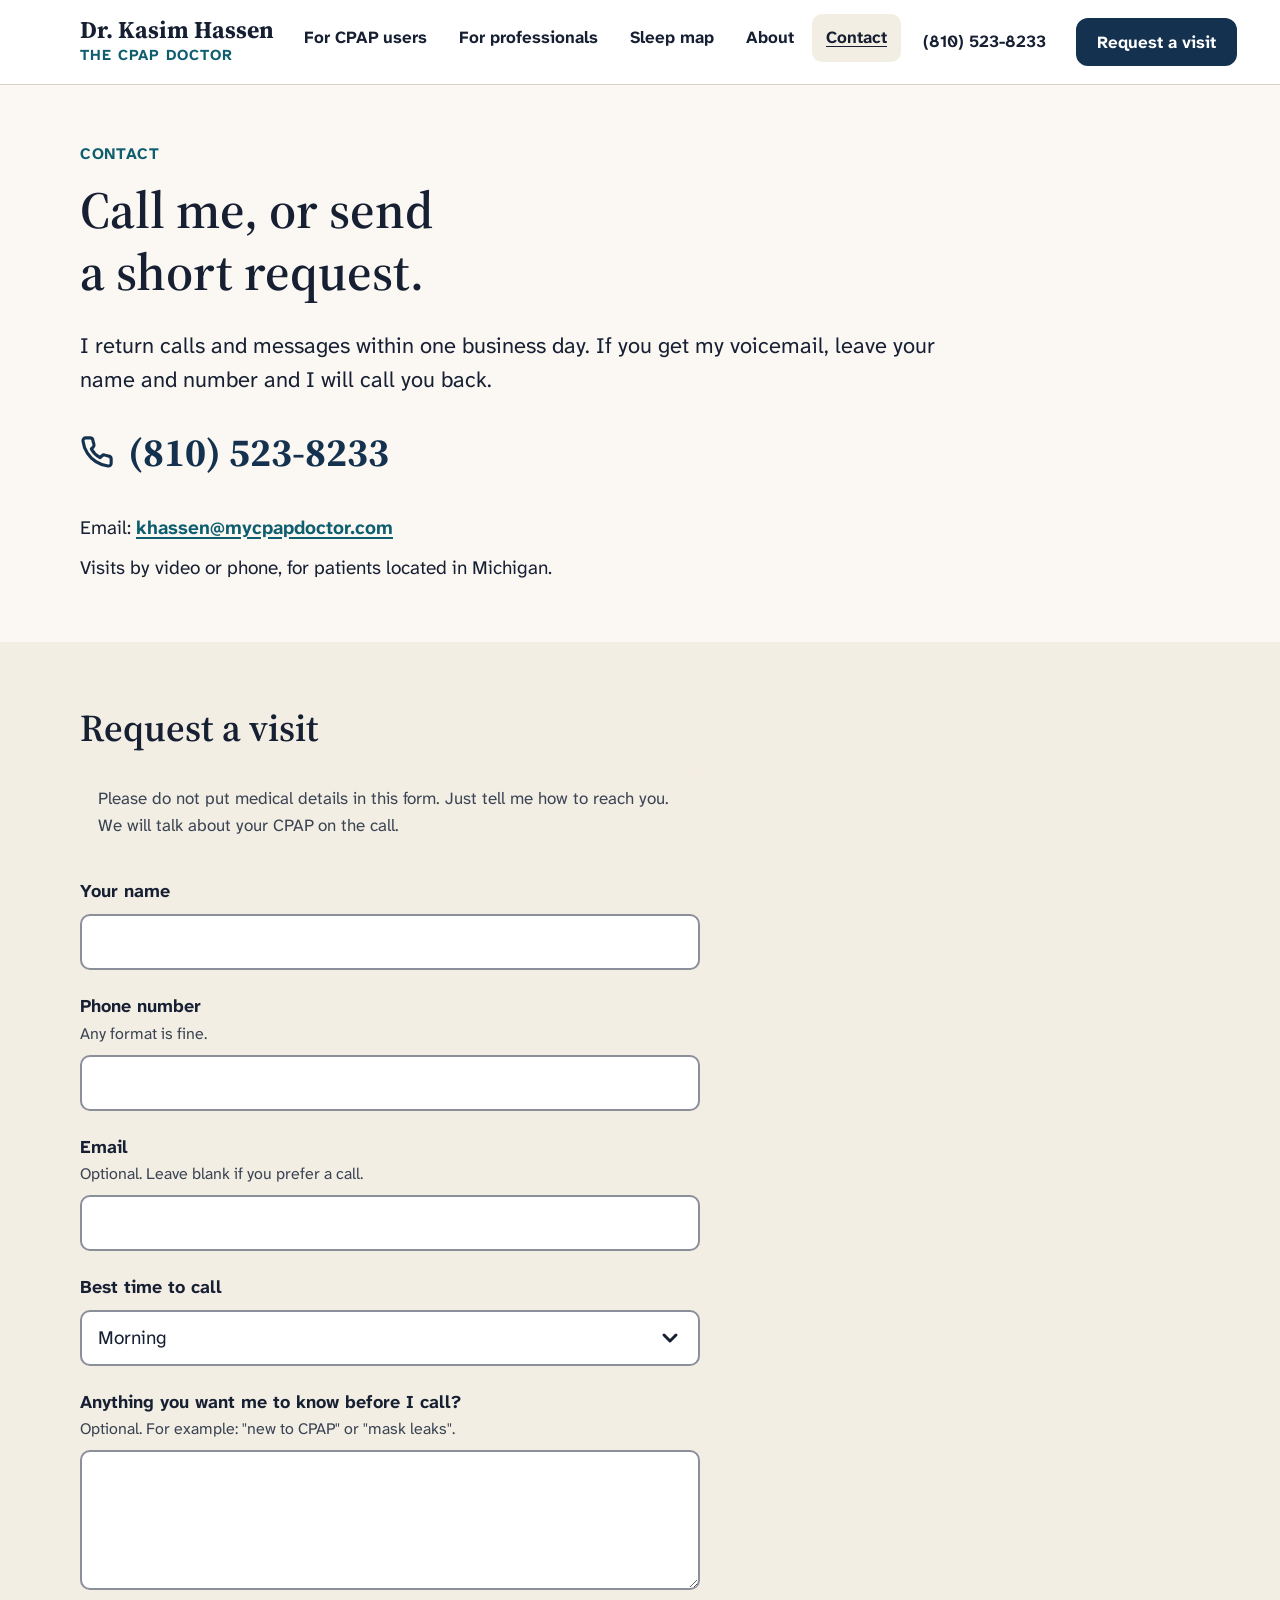
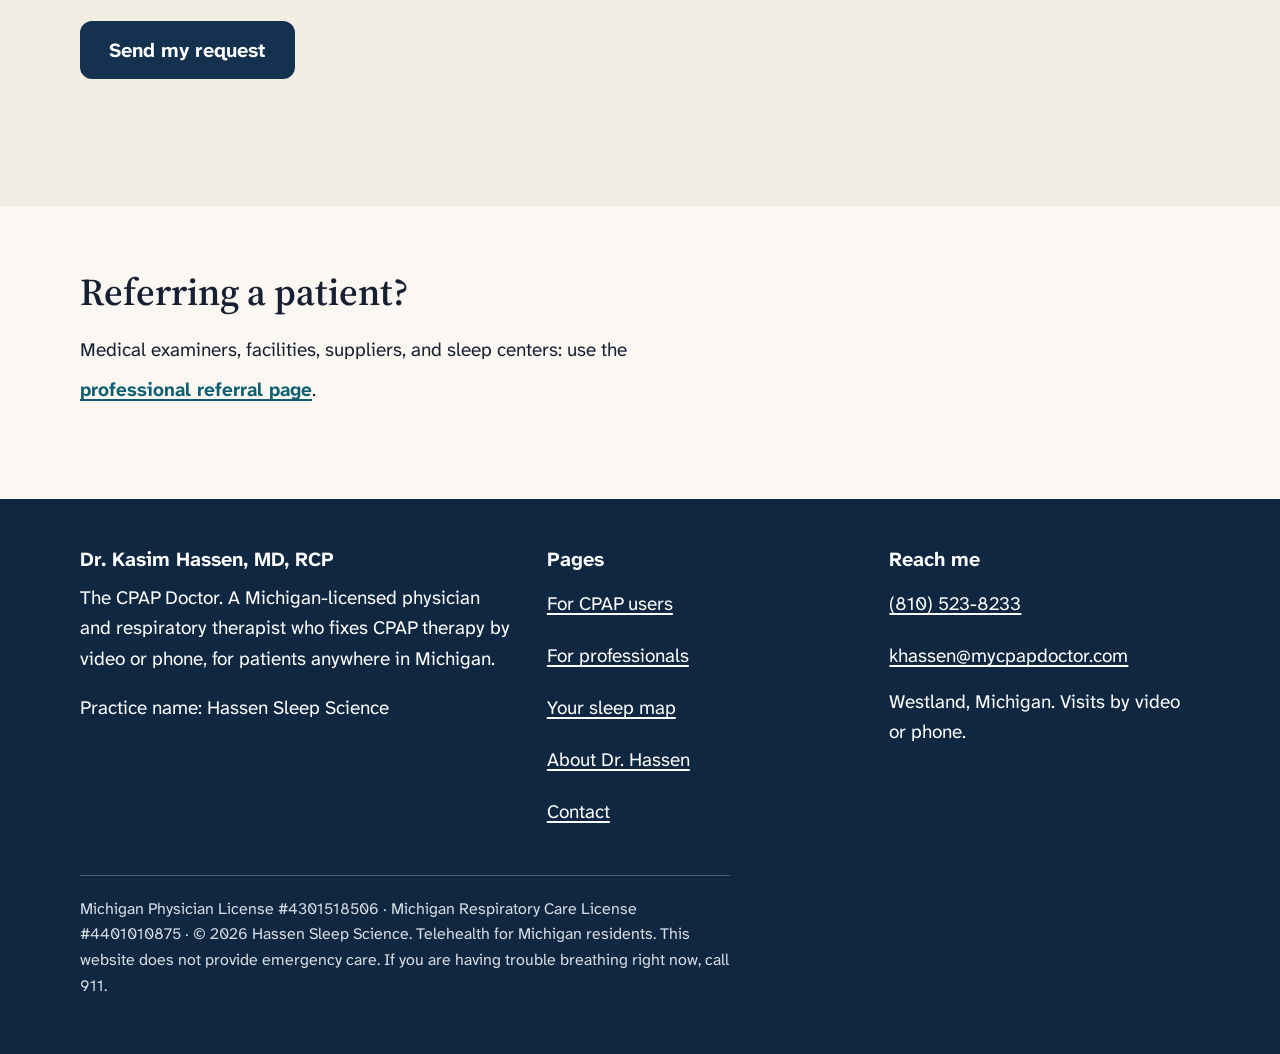
<file: contact.html>
<!DOCTYPE html>
<html lang="en">
<head>
<meta charset="utf-8">
<meta name="viewport" content="width=device-width, initial-scale=1">
<title>Contact | Request a visit with The CPAP Doctor</title>
<meta name="description" content="Call (810) 523-8233 or send a short request. Dr. Hassen returns calls within one business day. Telehealth for Michigan residents.">
<link rel="canonical" href="https://mycpapdoctor.com/contact.html">
<meta property="og:title" content="Contact | Request a visit with The CPAP Doctor">
<meta property="og:description" content="Call (810) 523-8233 or send a short request. Dr. Hassen returns calls within one business day. Telehealth for Michigan residents.">
<meta property="og:image" content="https://mycpapdoctor.com/assets/dr-hassen-square.jpg">
<meta property="og:type" content="website">
<link rel="icon" href="favicon.svg" type="image/svg+xml">
<link rel="preconnect" href="https://fonts.googleapis.com">
<link rel="preconnect" href="https://fonts.gstatic.com" crossorigin>
<link href="https://fonts.googleapis.com/css2?family=Atkinson+Hyperlegible+Next:wght@400;500;700&family=Source+Serif+4:opsz,wght@8..60,600;8..60,700&display=swap" rel="stylesheet">
<link rel="stylesheet" href="assets/site.css">
<script type="application/ld+json">
{"@context":"https://schema.org","@type":"Physician","name":"Dr. Kasim Hassen, MD, RCP","alternateName":"The CPAP Doctor","url":"https://mycpapdoctor.com/","telephone":"+1-810-523-8233","email":"khassen@mycpapdoctor.com","image":"https://mycpapdoctor.com/assets/dr-hassen-square.jpg","areaServed":{"@type":"State","name":"Michigan"},"medicalSpecialty":"Sleep apnea and CPAP therapy management","availableService":{"@type":"MedicalTherapy","name":"CPAP prescription and management by telehealth"},"parentOrganization":{"@type":"MedicalBusiness","name":"Hassen Sleep Science"}}
</script>
</head>
<body>
<a class="skip-link" href="#main">Skip to main content</a>
<header class="site-header">
  <div class="wrap header-inner">
    <a class="brand" href="index.html" aria-label="Dr. Kasim Hassen, The CPAP Doctor, home">
      <span class="name">Dr. Kasim Hassen</span>
      <span class="tag">The CPAP Doctor</span>
    </a>
    <button class="nav-toggle" type="button" aria-expanded="false" aria-controls="site-nav"><svg viewBox="0 0 24 24" width="26" height="26" fill="none" stroke="currentColor" stroke-width="2.5" stroke-linecap="round" aria-hidden="true"><line x1="3" y1="6" x2="21" y2="6"/><line x1="3" y1="12" x2="21" y2="12"/><line x1="3" y1="18" x2="21" y2="18"/></svg><span class="label">Menu</span></button>
    <nav class="nav" id="site-nav" aria-label="Main">
      <ul><li><a href="cpap-users.html">For CPAP users</a></li><li><a href="professionals.html">For professionals</a></li><li><a href="better-sleep.html">Sleep map</a></li><li><a href="about.html">About</a></li><li><a href="contact.html" aria-current="page">Contact</a></li></ul>
      <a class="phone" href="tel:+18105238233">(810) 523-8233</a>
      <a class="btn primary" href="contact.html">Request a visit</a>
    </nav>
  </div>
</header>
<main id="main">

<section class="hero">
  <div class="wrap">
    <p class="eyebrow">Contact</p>
    <h1>Call me, or send a short request.</h1>
    <p class="lead">I return calls and messages within one business day. If you get my voicemail, leave your name and number and I will call you back.</p>
    <p><a class="phone-big" href="tel:+18105238233"><svg viewBox="0 0 24 24" fill="none" stroke="currentColor" stroke-width="2.2" stroke-linecap="round" stroke-linejoin="round" aria-hidden="true"><path d="M22 16.9v3a2 2 0 0 1-2.2 2 19.8 19.8 0 0 1-8.6-3.1 19.5 19.5 0 0 1-6-6A19.8 19.8 0 0 1 2.1 4.2 2 2 0 0 1 4.1 2h3a2 2 0 0 1 2 1.7c.1.9.4 1.8.7 2.7a2 2 0 0 1-.5 2.1L8 9.8a16 16 0 0 0 6.2 6.2l1.3-1.3a2 2 0 0 1 2.1-.5c.9.3 1.8.6 2.7.7a2 2 0 0 1 1.7 2z"/></svg>(810) 523-8233</a></p>
    <p>Email: <a href="mailto:khassen@mycpapdoctor.com">khassen@mycpapdoctor.com</a><br>Visits by video or phone, for patients located in Michigan.</p>
  </div>
</section>

<section class="section alt">
  <div class="wrap">
    <h2>Request a visit</h2>
    <form data-web3forms method="post" action="https://api.web3forms.com/submit" novalidate>
  <input type="hidden" name="access_key" value="2942bb44-82bb-416e-ae02-0df36865d919">
  <input type="hidden" name="subject" value="New patient request from mycpapdoctor.com">
  <input type="hidden" name="from_name" value="mycpapdoctor.com">
  <div class="hp" aria-hidden="true"><input type="checkbox" name="botcheck" tabindex="-1" autocomplete="off"></div>
  <p class="form-note">Please do not put medical details in this form. Just tell me how to reach you. We will talk about your CPAP on the call.</p>
  <div class="field"><label for="p-name">Your name</label><input id="p-name" name="name" type="text" autocomplete="name" required></div>
  <div class="field"><label for="p-phone">Phone number <span class="hint">Any format is fine.</span></label><input id="p-phone" name="phone" type="tel" autocomplete="tel" required></div>
  <div class="field"><label for="p-email">Email <span class="hint">Optional. Leave blank if you prefer a call.</span></label><input id="p-email" name="email" type="email" autocomplete="email"></div>
  <div class="field"><label for="p-time">Best time to call</label>
    <select id="p-time" name="best_time"><option>Morning</option><option>Afternoon</option><option>Evening</option><option>Any time</option></select></div>
  <div class="field"><label for="p-note">Anything you want me to know before I call? <span class="hint">Optional. For example: "new to CPAP" or "mask leaks".</span></label><textarea id="p-note" name="message"></textarea></div>
  <button class="btn primary" type="submit">Send my request</button>
  <p class="form-status" role="status" aria-live="polite"></p>
</form>
  </div>
</section>

<section class="section">
  <div class="wrap">
    <h2>Referring a patient?</h2>
    <p>Medical examiners, facilities, suppliers, and sleep centers: use the <a href="professionals.html#refer">professional referral page</a>.</p>
  </div>
</section>
</main>
<nav class="call-bar" aria-label="Quick actions">
  <a class="btn secondary" href="tel:+18105238233"><svg viewBox="0 0 24 24" fill="none" stroke="currentColor" stroke-width="2.2" stroke-linecap="round" stroke-linejoin="round" aria-hidden="true"><path d="M22 16.9v3a2 2 0 0 1-2.2 2 19.8 19.8 0 0 1-8.6-3.1 19.5 19.5 0 0 1-6-6A19.8 19.8 0 0 1 2.1 4.2 2 2 0 0 1 4.1 2h3a2 2 0 0 1 2 1.7c.1.9.4 1.8.7 2.7a2 2 0 0 1-.5 2.1L8 9.8a16 16 0 0 0 6.2 6.2l1.3-1.3a2 2 0 0 1 2.1-.5c.9.3 1.8.6 2.7.7a2 2 0 0 1 1.7 2z"/></svg>Call</a>
  <a class="btn primary" href="contact.html">Request a visit</a>
</nav>
<footer class="site-footer">
  <div class="wrap">
    <div class="footer-grid">
      <div>
        <h2>Dr. Kasim Hassen, MD, RCP</h2>
        <p>The CPAP Doctor. A Michigan-licensed physician and respiratory therapist who fixes CPAP therapy by video or phone, for patients anywhere in Michigan.</p>
        <p class="mb-0">Practice name: Hassen Sleep Science</p>
      </div>
      <div>
        <h2>Pages</h2>
        <ul>
          <li><a href="cpap-users.html">For CPAP users</a></li>
          <li><a href="professionals.html">For professionals</a></li>
          <li><a href="better-sleep.html">Your sleep map</a></li>
          <li><a href="about.html">About Dr. Hassen</a></li>
          <li><a href="contact.html">Contact</a></li>
        </ul>
      </div>
      <div>
        <h2>Reach me</h2>
        <ul>
          <li><a href="tel:+18105238233">(810) 523-8233</a></li>
          <li><a href="mailto:khassen@mycpapdoctor.com">khassen@mycpapdoctor.com</a></li>
          <li>Westland, Michigan. Visits by video or phone.</li>
        </ul>
      </div>
    </div>
    <p class="legal">Michigan Physician License #4301518506 &middot; Michigan Respiratory Care License #4401010875 &middot; &copy; 2026 Hassen Sleep Science. Telehealth for Michigan residents. This website does not provide emergency care. If you are having trouble breathing right now, call 911.</p>
  </div>
</footer>
<script src="assets/site.js"></script>
</body>
</html>
</file>
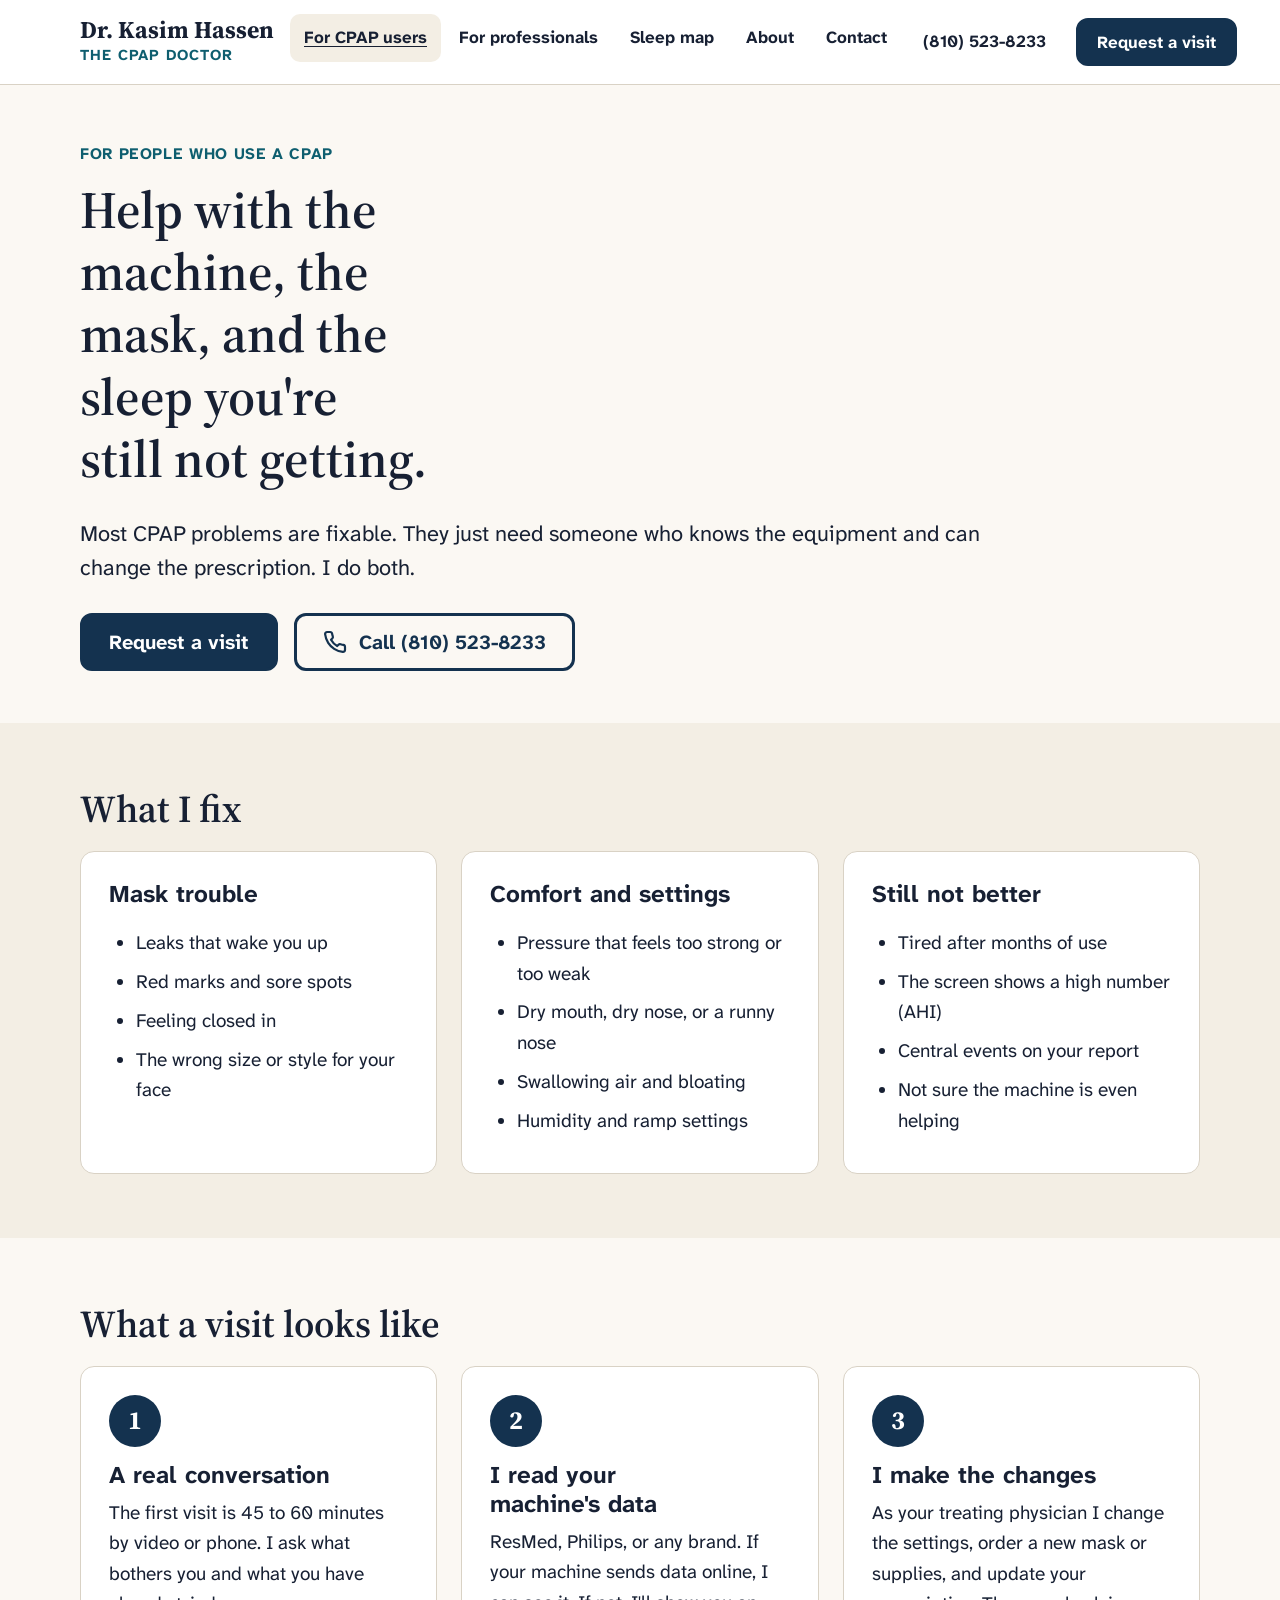
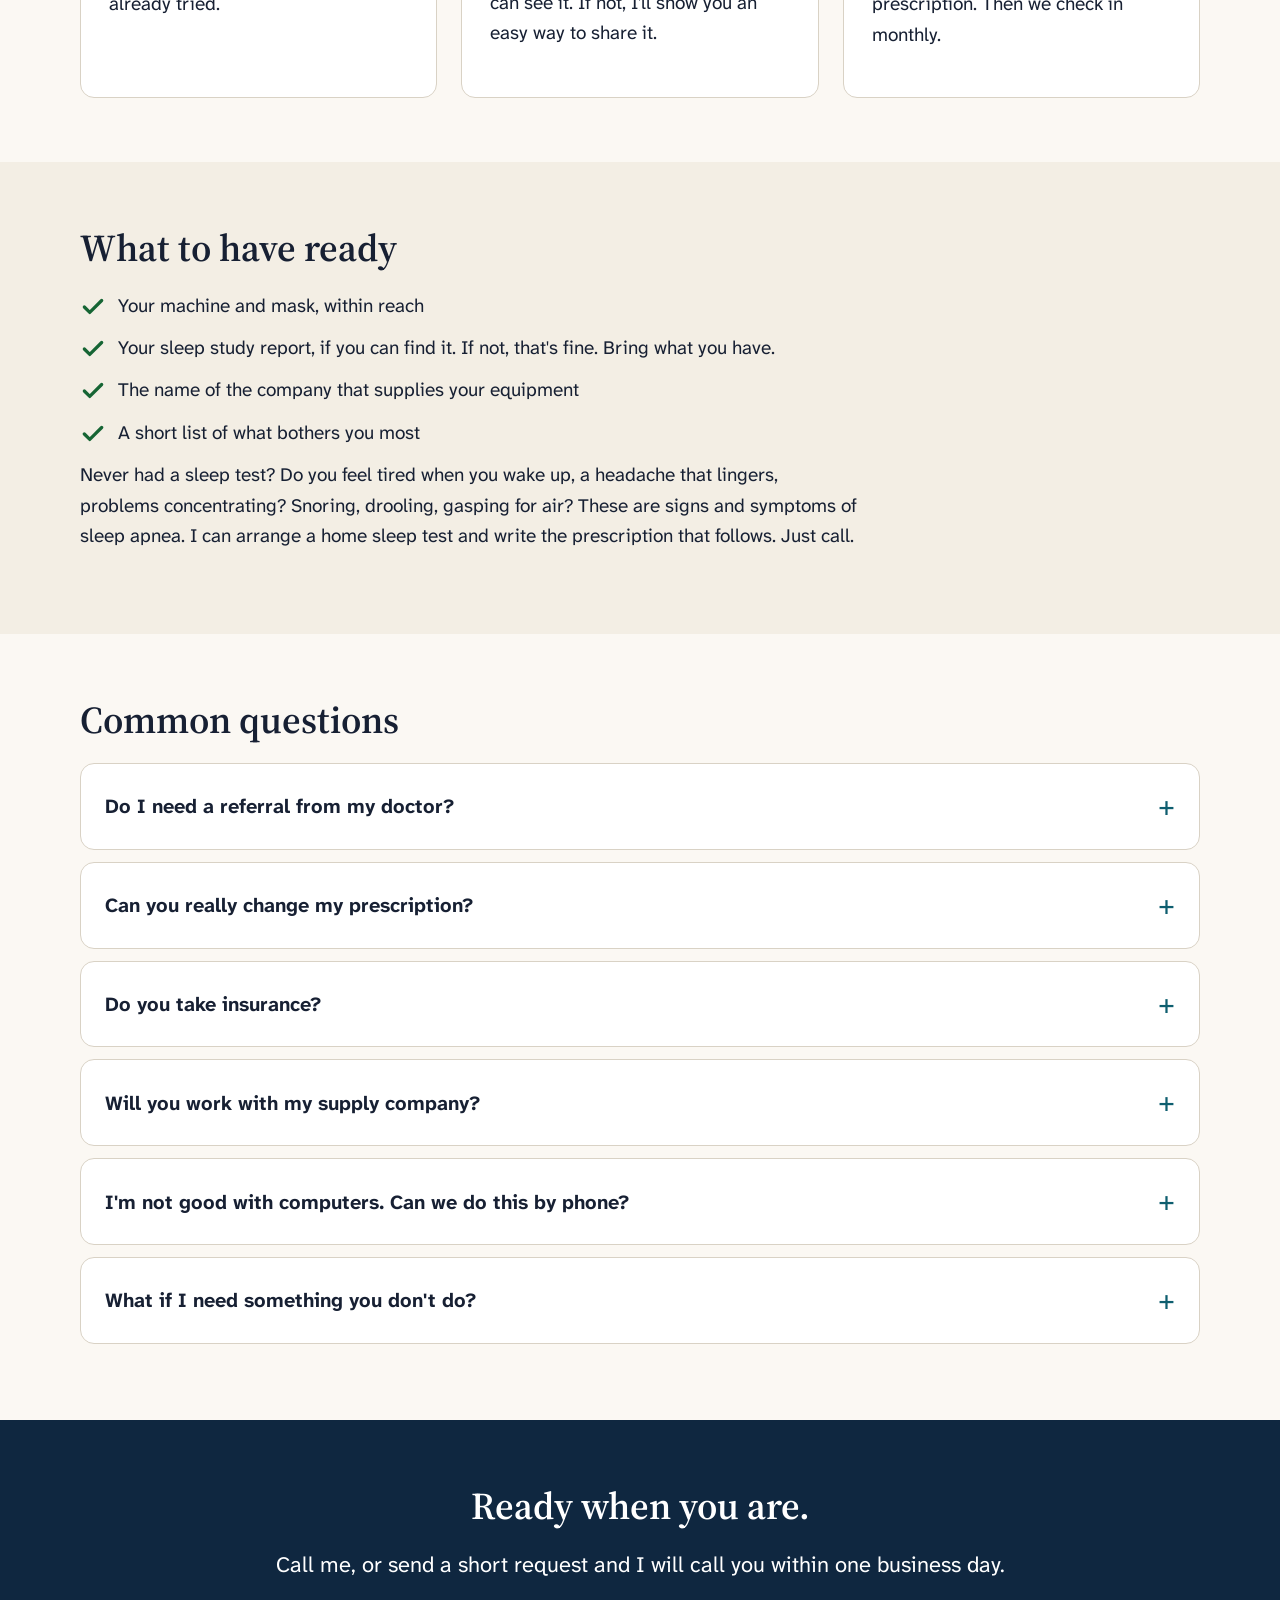
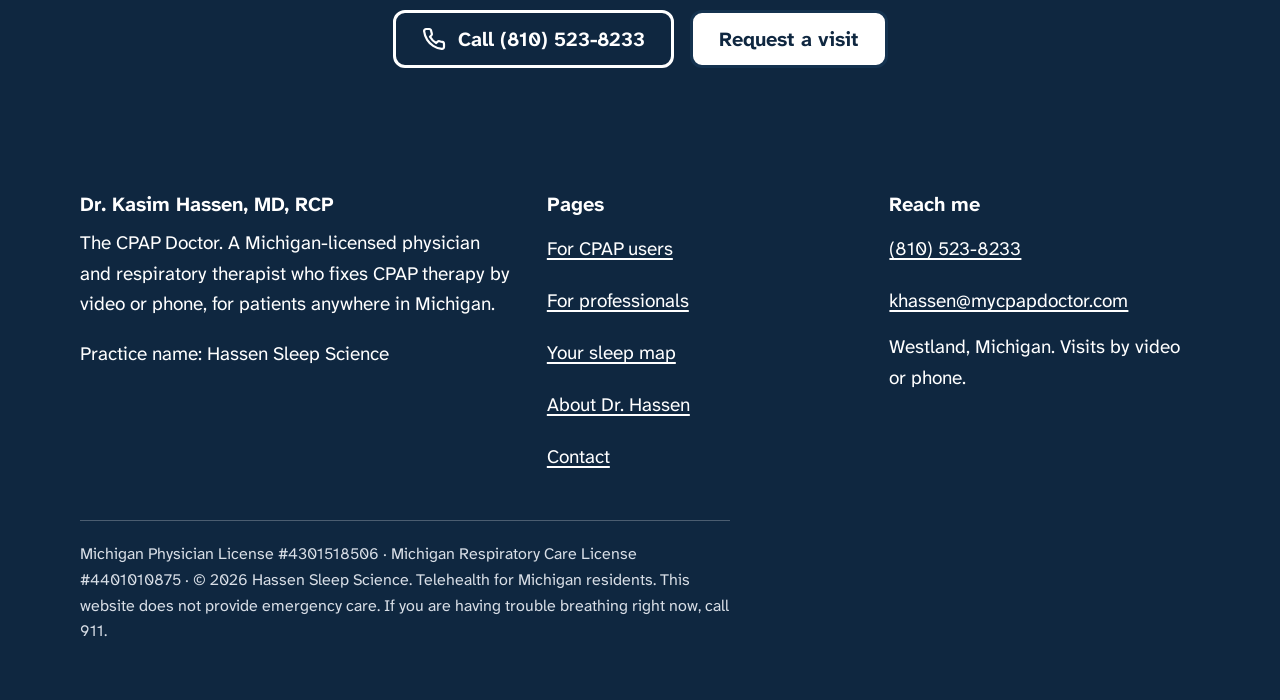
<file: cpap-users.html>
<!DOCTYPE html>
<html lang="en">
<head>
<meta charset="utf-8">
<meta name="viewport" content="width=device-width, initial-scale=1">
<title>For CPAP users | The CPAP Doctor</title>
<meta name="description" content="What Dr. Hassen fixes, what a telehealth CPAP visit looks like, what to have ready, and answers to common questions.">
<link rel="canonical" href="https://mycpapdoctor.com/cpap-users.html">
<meta property="og:title" content="For CPAP users | The CPAP Doctor">
<meta property="og:description" content="What Dr. Hassen fixes, what a telehealth CPAP visit looks like, what to have ready, and answers to common questions.">
<meta property="og:image" content="https://mycpapdoctor.com/assets/dr-hassen-square.jpg">
<meta property="og:type" content="website">
<link rel="icon" href="favicon.svg" type="image/svg+xml">
<link rel="preconnect" href="https://fonts.googleapis.com">
<link rel="preconnect" href="https://fonts.gstatic.com" crossorigin>
<link href="https://fonts.googleapis.com/css2?family=Atkinson+Hyperlegible+Next:wght@400;500;700&family=Source+Serif+4:opsz,wght@8..60,600;8..60,700&display=swap" rel="stylesheet">
<link rel="stylesheet" href="assets/site.css">
<script type="application/ld+json">
{"@context":"https://schema.org","@type":"Physician","name":"Dr. Kasim Hassen, MD, RCP","alternateName":"The CPAP Doctor","url":"https://mycpapdoctor.com/","telephone":"+1-810-523-8233","email":"khassen@mycpapdoctor.com","image":"https://mycpapdoctor.com/assets/dr-hassen-square.jpg","areaServed":{"@type":"State","name":"Michigan"},"medicalSpecialty":"Sleep apnea and CPAP therapy management","availableService":{"@type":"MedicalTherapy","name":"CPAP prescription and management by telehealth"},"parentOrganization":{"@type":"MedicalBusiness","name":"Hassen Sleep Science"}}
</script>
</head>
<body>
<a class="skip-link" href="#main">Skip to main content</a>
<header class="site-header">
  <div class="wrap header-inner">
    <a class="brand" href="index.html" aria-label="Dr. Kasim Hassen, The CPAP Doctor, home">
      <span class="name">Dr. Kasim Hassen</span>
      <span class="tag">The CPAP Doctor</span>
    </a>
    <button class="nav-toggle" type="button" aria-expanded="false" aria-controls="site-nav"><svg viewBox="0 0 24 24" width="26" height="26" fill="none" stroke="currentColor" stroke-width="2.5" stroke-linecap="round" aria-hidden="true"><line x1="3" y1="6" x2="21" y2="6"/><line x1="3" y1="12" x2="21" y2="12"/><line x1="3" y1="18" x2="21" y2="18"/></svg><span class="label">Menu</span></button>
    <nav class="nav" id="site-nav" aria-label="Main">
      <ul><li><a href="cpap-users.html" aria-current="page">For CPAP users</a></li><li><a href="professionals.html">For professionals</a></li><li><a href="better-sleep.html">Sleep map</a></li><li><a href="about.html">About</a></li><li><a href="contact.html">Contact</a></li></ul>
      <a class="phone" href="tel:+18105238233">(810) 523-8233</a>
      <a class="btn primary" href="contact.html">Request a visit</a>
    </nav>
  </div>
</header>
<main id="main">

<section class="hero">
  <div class="wrap">
    <p class="eyebrow">For people who use a CPAP</p>
    <h1>Help with the machine, the mask, and the sleep you're still not getting.</h1>
    <p class="lead">Most CPAP problems are fixable. They just need someone who knows the equipment and can change the prescription. I do both.</p>
    <div class="btn-row">
      <a class="btn primary" href="contact.html">Request a visit</a>
      <a class="btn secondary" href="tel:+18105238233"><svg viewBox="0 0 24 24" fill="none" stroke="currentColor" stroke-width="2.2" stroke-linecap="round" stroke-linejoin="round" aria-hidden="true"><path d="M22 16.9v3a2 2 0 0 1-2.2 2 19.8 19.8 0 0 1-8.6-3.1 19.5 19.5 0 0 1-6-6A19.8 19.8 0 0 1 2.1 4.2 2 2 0 0 1 4.1 2h3a2 2 0 0 1 2 1.7c.1.9.4 1.8.7 2.7a2 2 0 0 1-.5 2.1L8 9.8a16 16 0 0 0 6.2 6.2l1.3-1.3a2 2 0 0 1 2.1-.5c.9.3 1.8.6 2.7.7a2 2 0 0 1 1.7 2z"/></svg>Call (810) 523-8233</a>
    </div>
  </div>
</section>

<section class="section alt">
  <div class="wrap">
    <h2>What I fix</h2>
    <div class="grid three">
      <div class="card"><h3>Mask trouble</h3><ul><li>Leaks that wake you up</li><li>Red marks and sore spots</li><li>Feeling closed in</li><li>The wrong size or style for your face</li></ul></div>
      <div class="card"><h3>Comfort and settings</h3><ul><li>Pressure that feels too strong or too weak</li><li>Dry mouth, dry nose, or a runny nose</li><li>Swallowing air and bloating</li><li>Humidity and ramp settings</li></ul></div>
      <div class="card"><h3>Still not better</h3><ul><li>Tired after months of use</li><li>The screen shows a high number (AHI)</li><li>Central events on your report</li><li>Not sure the machine is even helping</li></ul></div>
    </div>
  </div>
</section>

<section class="section">
  <div class="wrap">
    <h2>What a visit looks like</h2>
    <ol class="steps">
      <li><span class="num">1</span><h3>A real conversation</h3><p>The first visit is 45 to 60 minutes by video or phone. I ask what bothers you and what you have already tried.</p></li>
      <li><span class="num">2</span><h3>I read your machine's data</h3><p>ResMed, Philips, or any brand. If your machine sends data online, I can see it. If not, I'll show you an easy way to share it.</p></li>
      <li><span class="num">3</span><h3>I make the changes</h3><p>As your treating physician I change the settings, order a new mask or supplies, and update your prescription. Then we check in monthly.</p></li>
    </ol>
  </div>
</section>

<section class="section alt">
  <div class="wrap">
    <h2>What to have ready</h2>
    <ul class="checklist">
      <li><svg viewBox="0 0 24 24" fill="none" stroke="currentColor" stroke-width="3" stroke-linecap="round" stroke-linejoin="round" aria-hidden="true"><polyline points="20 6 9 17 4 12"/></svg><span>Your machine and mask, within reach</span></li>
      <li><svg viewBox="0 0 24 24" fill="none" stroke="currentColor" stroke-width="3" stroke-linecap="round" stroke-linejoin="round" aria-hidden="true"><polyline points="20 6 9 17 4 12"/></svg><span>Your sleep study report, if you can find it. If not, that's fine. Bring what you have.</span></li>
      <li><svg viewBox="0 0 24 24" fill="none" stroke="currentColor" stroke-width="3" stroke-linecap="round" stroke-linejoin="round" aria-hidden="true"><polyline points="20 6 9 17 4 12"/></svg><span>The name of the company that supplies your equipment</span></li>
      <li><svg viewBox="0 0 24 24" fill="none" stroke="currentColor" stroke-width="3" stroke-linecap="round" stroke-linejoin="round" aria-hidden="true"><polyline points="20 6 9 17 4 12"/></svg><span>A short list of what bothers you most</span></li>
    </ul>
    <p>Never had a sleep test? Do you feel tired when you wake up, a headache that lingers, problems concentrating? Snoring, drooling, gasping for air? These are signs and symptoms of sleep apnea. I can arrange a home sleep test and write the prescription that follows. Just call.</p>
  </div>
</section>

<section class="section">
  <div class="wrap">
    <h2>Common questions</h2>
    <div class="faq">
<details><summary>Do I need a referral from my doctor?</summary><div class="answer"><p>No. You can call me directly. If you want, I will send a note to your regular doctor after we meet.</p></div></details>
<details><summary>Can you really change my prescription?</summary><div class="answer"><p>Yes. I hold a full Michigan physician license. I write and change CPAP and BiPAP prescriptions myself and send them to your supply company.</p></div></details>
<details><summary>Do you take insurance?</summary><div class="answer"><p>No. I am a cash-pay practice, and we go over the cost on our first call before anything is charged. I can give you a receipt to send to your insurer for your own claim. Your CPAP machine and supplies still go through your supply company and your insurance as usual.</p></div></details>
<details><summary>Will you work with my supply company?</summary><div class="answer"><p>Yes. I send them the orders and the notes they need, including the follow-up visit paperwork many insurers ask for in the first 90 days.</p></div></details>
<details><summary>I'm not good with computers. Can we do this by phone?</summary><div class="answer"><p>Yes. Video is nice because I can see your mask, but a phone call works. I will walk you through anything technical, one step at a time.</p></div></details>
<details><summary>What if I need something you don't do?</summary><div class="answer"><p>If you need an in-lab sleep study, a specialist, or a different kind of machine, I will tell you plainly and point you to the right place.</p></div></details>
</div>
  </div>
</section>
<section class="section dark">
  <div class="wrap center">
    <h2>Ready when you are.</h2>
    <p class="lead">Call me, or send a short request and I will call you within one business day.</p>
    <div class="btn-row" style="justify-content:center">
      <a class="btn secondary" href="tel:+18105238233"><svg viewBox="0 0 24 24" fill="none" stroke="currentColor" stroke-width="2.2" stroke-linecap="round" stroke-linejoin="round" aria-hidden="true"><path d="M22 16.9v3a2 2 0 0 1-2.2 2 19.8 19.8 0 0 1-8.6-3.1 19.5 19.5 0 0 1-6-6A19.8 19.8 0 0 1 2.1 4.2 2 2 0 0 1 4.1 2h3a2 2 0 0 1 2 1.7c.1.9.4 1.8.7 2.7a2 2 0 0 1-.5 2.1L8 9.8a16 16 0 0 0 6.2 6.2l1.3-1.3a2 2 0 0 1 2.1-.5c.9.3 1.8.6 2.7.7a2 2 0 0 1 1.7 2z"/></svg>Call (810) 523-8233</a>
      <a class="btn primary" href="contact.html">Request a visit</a>
    </div>
  </div>
</section>

</main>
<nav class="call-bar" aria-label="Quick actions">
  <a class="btn secondary" href="tel:+18105238233"><svg viewBox="0 0 24 24" fill="none" stroke="currentColor" stroke-width="2.2" stroke-linecap="round" stroke-linejoin="round" aria-hidden="true"><path d="M22 16.9v3a2 2 0 0 1-2.2 2 19.8 19.8 0 0 1-8.6-3.1 19.5 19.5 0 0 1-6-6A19.8 19.8 0 0 1 2.1 4.2 2 2 0 0 1 4.1 2h3a2 2 0 0 1 2 1.7c.1.9.4 1.8.7 2.7a2 2 0 0 1-.5 2.1L8 9.8a16 16 0 0 0 6.2 6.2l1.3-1.3a2 2 0 0 1 2.1-.5c.9.3 1.8.6 2.7.7a2 2 0 0 1 1.7 2z"/></svg>Call</a>
  <a class="btn primary" href="contact.html">Request a visit</a>
</nav>
<footer class="site-footer">
  <div class="wrap">
    <div class="footer-grid">
      <div>
        <h2>Dr. Kasim Hassen, MD, RCP</h2>
        <p>The CPAP Doctor. A Michigan-licensed physician and respiratory therapist who fixes CPAP therapy by video or phone, for patients anywhere in Michigan.</p>
        <p class="mb-0">Practice name: Hassen Sleep Science</p>
      </div>
      <div>
        <h2>Pages</h2>
        <ul>
          <li><a href="cpap-users.html">For CPAP users</a></li>
          <li><a href="professionals.html">For professionals</a></li>
          <li><a href="better-sleep.html">Your sleep map</a></li>
          <li><a href="about.html">About Dr. Hassen</a></li>
          <li><a href="contact.html">Contact</a></li>
        </ul>
      </div>
      <div>
        <h2>Reach me</h2>
        <ul>
          <li><a href="tel:+18105238233">(810) 523-8233</a></li>
          <li><a href="mailto:khassen@mycpapdoctor.com">khassen@mycpapdoctor.com</a></li>
          <li>Westland, Michigan. Visits by video or phone.</li>
        </ul>
      </div>
    </div>
    <p class="legal">Michigan Physician License #4301518506 &middot; Michigan Respiratory Care License #4401010875 &middot; &copy; 2026 Hassen Sleep Science. Telehealth for Michigan residents. This website does not provide emergency care. If you are having trouble breathing right now, call 911.</p>
  </div>
</footer>
<script src="assets/site.js"></script>
</body>
</html>
</file>
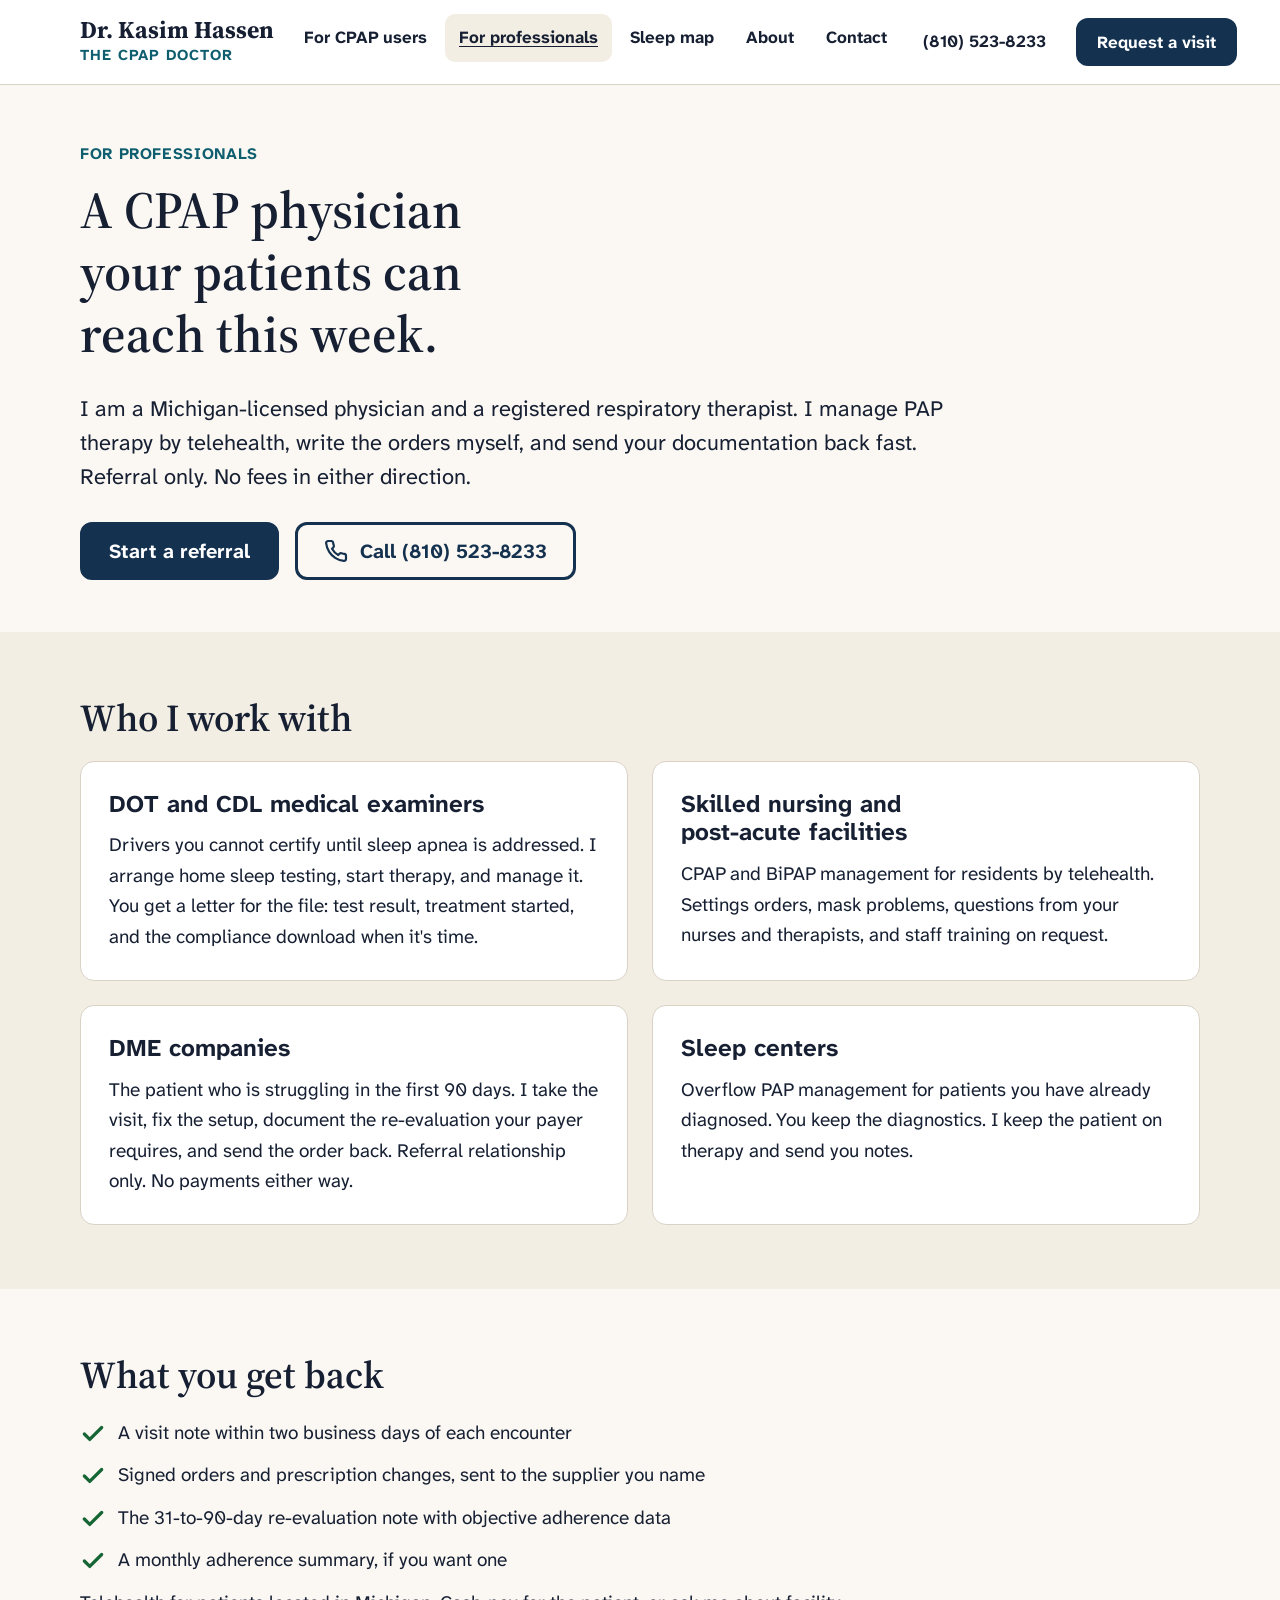
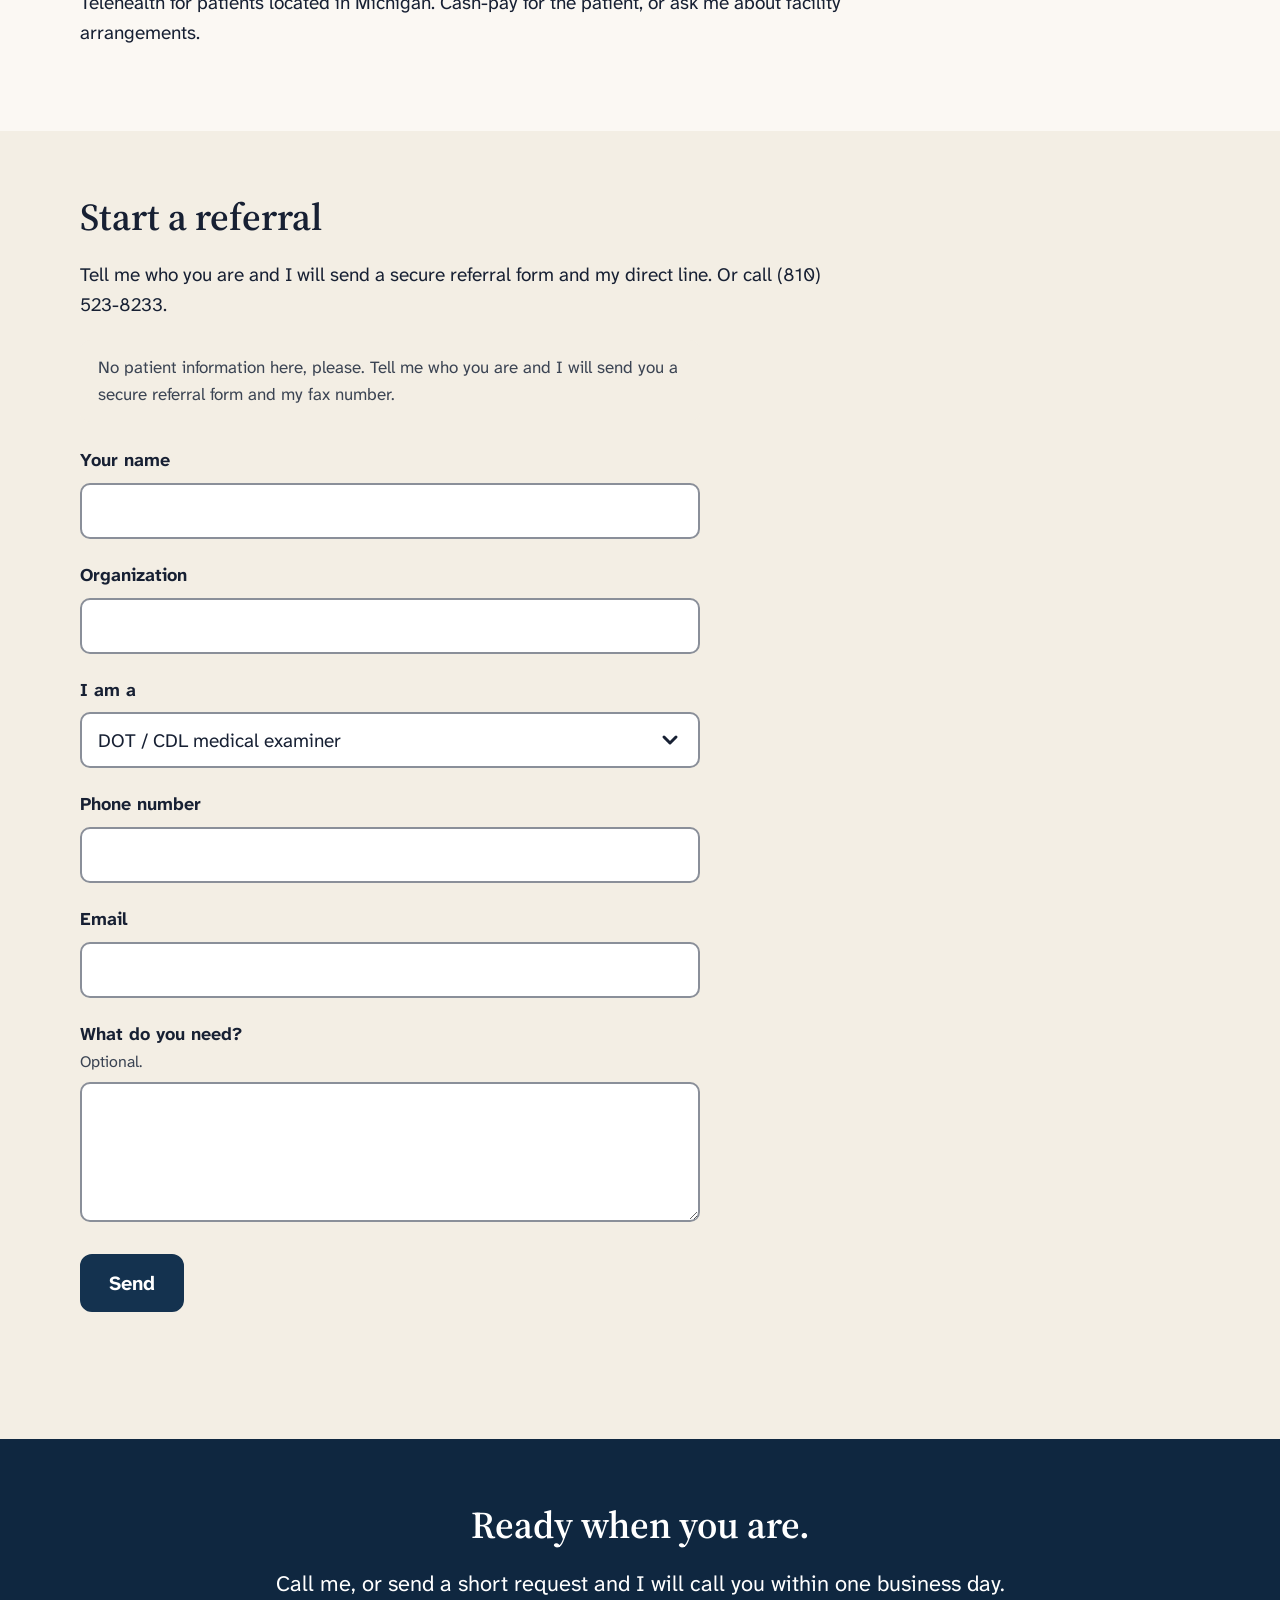
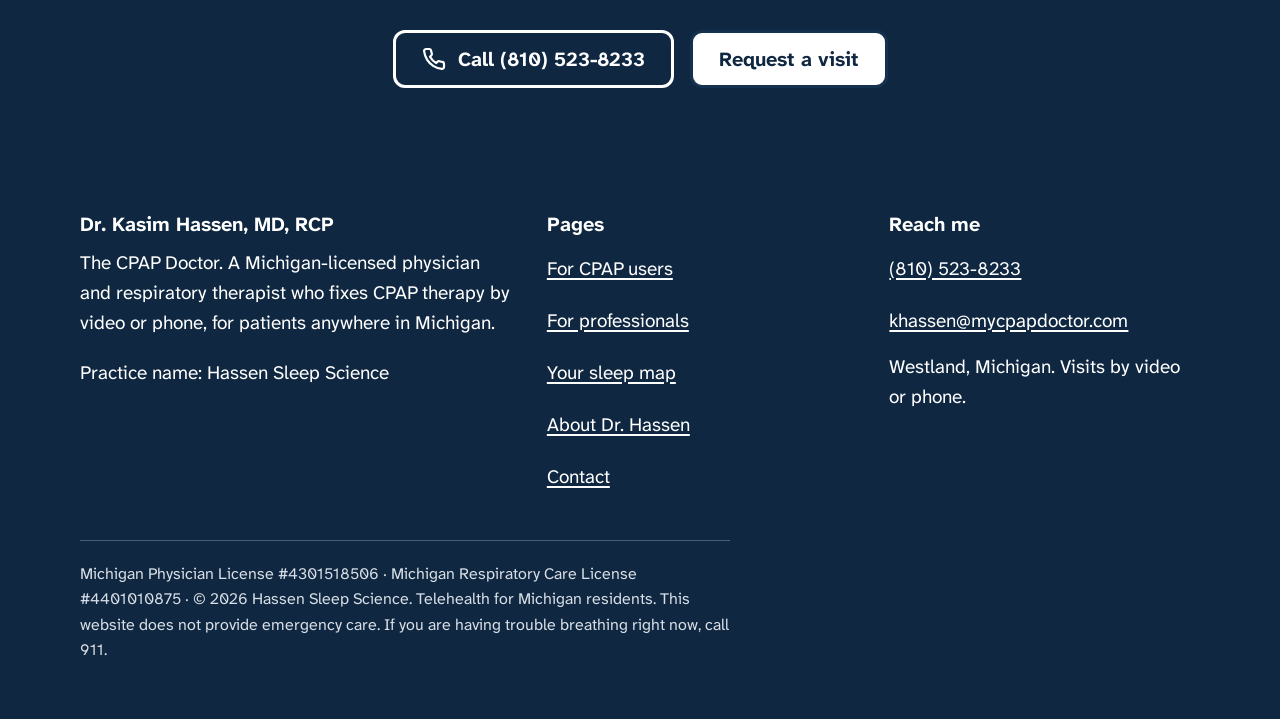
<file: professionals.html>
<!DOCTYPE html>
<html lang="en">
<head>
<meta charset="utf-8">
<meta name="viewport" content="width=device-width, initial-scale=1">
<title>For professionals | Refer a patient to The CPAP Doctor</title>
<meta name="description" content="A Michigan-licensed CPAP physician for DOT medical examiners, skilled nursing facilities, DME companies, and sleep centers. Referral-only, telehealth, fast turnaround.">
<link rel="canonical" href="https://mycpapdoctor.com/professionals.html">
<meta property="og:title" content="For professionals | Refer a patient to The CPAP Doctor">
<meta property="og:description" content="A Michigan-licensed CPAP physician for DOT medical examiners, skilled nursing facilities, DME companies, and sleep centers. Referral-only, telehealth, fast turnaround.">
<meta property="og:image" content="https://mycpapdoctor.com/assets/dr-hassen-square.jpg">
<meta property="og:type" content="website">
<link rel="icon" href="favicon.svg" type="image/svg+xml">
<link rel="preconnect" href="https://fonts.googleapis.com">
<link rel="preconnect" href="https://fonts.gstatic.com" crossorigin>
<link href="https://fonts.googleapis.com/css2?family=Atkinson+Hyperlegible+Next:wght@400;500;700&family=Source+Serif+4:opsz,wght@8..60,600;8..60,700&display=swap" rel="stylesheet">
<link rel="stylesheet" href="assets/site.css">
<script type="application/ld+json">
{"@context":"https://schema.org","@type":"Physician","name":"Dr. Kasim Hassen, MD, RCP","alternateName":"The CPAP Doctor","url":"https://mycpapdoctor.com/","telephone":"+1-810-523-8233","email":"khassen@mycpapdoctor.com","image":"https://mycpapdoctor.com/assets/dr-hassen-square.jpg","areaServed":{"@type":"State","name":"Michigan"},"medicalSpecialty":"Sleep apnea and CPAP therapy management","availableService":{"@type":"MedicalTherapy","name":"CPAP prescription and management by telehealth"},"parentOrganization":{"@type":"MedicalBusiness","name":"Hassen Sleep Science"}}
</script>
</head>
<body>
<a class="skip-link" href="#main">Skip to main content</a>
<header class="site-header">
  <div class="wrap header-inner">
    <a class="brand" href="index.html" aria-label="Dr. Kasim Hassen, The CPAP Doctor, home">
      <span class="name">Dr. Kasim Hassen</span>
      <span class="tag">The CPAP Doctor</span>
    </a>
    <button class="nav-toggle" type="button" aria-expanded="false" aria-controls="site-nav"><svg viewBox="0 0 24 24" width="26" height="26" fill="none" stroke="currentColor" stroke-width="2.5" stroke-linecap="round" aria-hidden="true"><line x1="3" y1="6" x2="21" y2="6"/><line x1="3" y1="12" x2="21" y2="12"/><line x1="3" y1="18" x2="21" y2="18"/></svg><span class="label">Menu</span></button>
    <nav class="nav" id="site-nav" aria-label="Main">
      <ul><li><a href="cpap-users.html">For CPAP users</a></li><li><a href="professionals.html" aria-current="page">For professionals</a></li><li><a href="better-sleep.html">Sleep map</a></li><li><a href="about.html">About</a></li><li><a href="contact.html">Contact</a></li></ul>
      <a class="phone" href="tel:+18105238233">(810) 523-8233</a>
      <a class="btn primary" href="contact.html">Request a visit</a>
    </nav>
  </div>
</header>
<main id="main">

<section class="hero">
  <div class="wrap">
    <p class="eyebrow">For professionals</p>
    <h1>A CPAP physician your patients can reach this week.</h1>
    <p class="lead">I am a Michigan-licensed physician and a registered respiratory therapist. I manage PAP therapy by telehealth, write the orders myself, and send your documentation back fast. Referral only. No fees in either direction.</p>
    <div class="btn-row">
      <a class="btn primary" href="#refer">Start a referral</a>
      <a class="btn secondary" href="tel:+18105238233"><svg viewBox="0 0 24 24" fill="none" stroke="currentColor" stroke-width="2.2" stroke-linecap="round" stroke-linejoin="round" aria-hidden="true"><path d="M22 16.9v3a2 2 0 0 1-2.2 2 19.8 19.8 0 0 1-8.6-3.1 19.5 19.5 0 0 1-6-6A19.8 19.8 0 0 1 2.1 4.2 2 2 0 0 1 4.1 2h3a2 2 0 0 1 2 1.7c.1.9.4 1.8.7 2.7a2 2 0 0 1-.5 2.1L8 9.8a16 16 0 0 0 6.2 6.2l1.3-1.3a2 2 0 0 1 2.1-.5c.9.3 1.8.6 2.7.7a2 2 0 0 1 1.7 2z"/></svg>Call (810) 523-8233</a>
    </div>
  </div>
</section>

<section class="section alt">
  <div class="wrap">
    <h2>Who I work with</h2>
    <div class="grid two">
      <div class="card">
        <h3>DOT and CDL medical examiners</h3>
        <p>Drivers you cannot certify until sleep apnea is addressed. I arrange home sleep testing, start therapy, and manage it. You get a letter for the file: test result, treatment started, and the compliance download when it's time.</p>
      </div>
      <div class="card">
        <h3>Skilled nursing and post-acute facilities</h3>
        <p>CPAP and BiPAP management for residents by telehealth. Settings orders, mask problems, questions from your nurses and therapists, and staff training on request.</p>
      </div>
      <div class="card">
        <h3>DME companies</h3>
        <p>The patient who is struggling in the first 90 days. I take the visit, fix the setup, document the re-evaluation your payer requires, and send the order back. Referral relationship only. No payments either way.</p>
      </div>
      <div class="card">
        <h3>Sleep centers</h3>
        <p>Overflow PAP management for patients you have already diagnosed. You keep the diagnostics. I keep the patient on therapy and send you notes.</p>
      </div>
    </div>
  </div>
</section>

<section class="section">
  <div class="wrap">
    <h2>What you get back</h2>
    <ul class="checklist">
      <li><svg viewBox="0 0 24 24" fill="none" stroke="currentColor" stroke-width="3" stroke-linecap="round" stroke-linejoin="round" aria-hidden="true"><polyline points="20 6 9 17 4 12"/></svg><span>A visit note within two business days of each encounter</span></li>
      <li><svg viewBox="0 0 24 24" fill="none" stroke="currentColor" stroke-width="3" stroke-linecap="round" stroke-linejoin="round" aria-hidden="true"><polyline points="20 6 9 17 4 12"/></svg><span>Signed orders and prescription changes, sent to the supplier you name</span></li>
      <li><svg viewBox="0 0 24 24" fill="none" stroke="currentColor" stroke-width="3" stroke-linecap="round" stroke-linejoin="round" aria-hidden="true"><polyline points="20 6 9 17 4 12"/></svg><span>The 31-to-90-day re-evaluation note with objective adherence data</span></li>
      <li><svg viewBox="0 0 24 24" fill="none" stroke="currentColor" stroke-width="3" stroke-linecap="round" stroke-linejoin="round" aria-hidden="true"><polyline points="20 6 9 17 4 12"/></svg><span>A monthly adherence summary, if you want one</span></li>
    </ul>
    <p>Telehealth for patients located in Michigan. Cash-pay for the patient, or ask me about facility arrangements.</p>
  </div>
</section>

<section class="section alt" id="refer">
  <div class="wrap">
    <h2>Start a referral</h2>
    <p>Tell me who you are and I will send a secure referral form and my direct line. Or call (810) 523-8233.</p>
    <form data-web3forms method="post" action="https://api.web3forms.com/submit" novalidate>
  <input type="hidden" name="access_key" value="2942bb44-82bb-416e-ae02-0df36865d919">
  <input type="hidden" name="subject" value="Professional referral inquiry from mycpapdoctor.com">
  <input type="hidden" name="from_name" value="mycpapdoctor.com">
  <div class="hp" aria-hidden="true"><input type="checkbox" name="botcheck" tabindex="-1" autocomplete="off"></div>
  <p class="form-note">No patient information here, please. Tell me who you are and I will send you a secure referral form and my fax number.</p>
  <div class="field"><label for="r-name">Your name</label><input id="r-name" name="name" type="text" autocomplete="name" required></div>
  <div class="field"><label for="r-org">Organization</label><input id="r-org" name="organization" type="text" autocomplete="organization" required></div>
  <div class="field"><label for="r-role">I am a</label>
    <select id="r-role" name="role"><option>DOT / CDL medical examiner</option><option>Skilled nursing or post-acute facility</option><option>DME company</option><option>Sleep center</option><option>Primary care or other clinician</option><option>Other</option></select></div>
  <div class="field"><label for="r-phone">Phone number</label><input id="r-phone" name="phone" type="tel" autocomplete="tel" required></div>
  <div class="field"><label for="r-email">Email</label><input id="r-email" name="email" type="email" autocomplete="email" required></div>
  <div class="field"><label for="r-note">What do you need? <span class="hint">Optional.</span></label><textarea id="r-note" name="message"></textarea></div>
  <button class="btn primary" type="submit">Send</button>
  <p class="form-status" role="status" aria-live="polite"></p>
</form>
  </div>
</section>
<section class="section dark">
  <div class="wrap center">
    <h2>Ready when you are.</h2>
    <p class="lead">Call me, or send a short request and I will call you within one business day.</p>
    <div class="btn-row" style="justify-content:center">
      <a class="btn secondary" href="tel:+18105238233"><svg viewBox="0 0 24 24" fill="none" stroke="currentColor" stroke-width="2.2" stroke-linecap="round" stroke-linejoin="round" aria-hidden="true"><path d="M22 16.9v3a2 2 0 0 1-2.2 2 19.8 19.8 0 0 1-8.6-3.1 19.5 19.5 0 0 1-6-6A19.8 19.8 0 0 1 2.1 4.2 2 2 0 0 1 4.1 2h3a2 2 0 0 1 2 1.7c.1.9.4 1.8.7 2.7a2 2 0 0 1-.5 2.1L8 9.8a16 16 0 0 0 6.2 6.2l1.3-1.3a2 2 0 0 1 2.1-.5c.9.3 1.8.6 2.7.7a2 2 0 0 1 1.7 2z"/></svg>Call (810) 523-8233</a>
      <a class="btn primary" href="contact.html">Request a visit</a>
    </div>
  </div>
</section>

</main>
<nav class="call-bar" aria-label="Quick actions">
  <a class="btn secondary" href="tel:+18105238233"><svg viewBox="0 0 24 24" fill="none" stroke="currentColor" stroke-width="2.2" stroke-linecap="round" stroke-linejoin="round" aria-hidden="true"><path d="M22 16.9v3a2 2 0 0 1-2.2 2 19.8 19.8 0 0 1-8.6-3.1 19.5 19.5 0 0 1-6-6A19.8 19.8 0 0 1 2.1 4.2 2 2 0 0 1 4.1 2h3a2 2 0 0 1 2 1.7c.1.9.4 1.8.7 2.7a2 2 0 0 1-.5 2.1L8 9.8a16 16 0 0 0 6.2 6.2l1.3-1.3a2 2 0 0 1 2.1-.5c.9.3 1.8.6 2.7.7a2 2 0 0 1 1.7 2z"/></svg>Call</a>
  <a class="btn primary" href="contact.html">Request a visit</a>
</nav>
<footer class="site-footer">
  <div class="wrap">
    <div class="footer-grid">
      <div>
        <h2>Dr. Kasim Hassen, MD, RCP</h2>
        <p>The CPAP Doctor. A Michigan-licensed physician and respiratory therapist who fixes CPAP therapy by video or phone, for patients anywhere in Michigan.</p>
        <p class="mb-0">Practice name: Hassen Sleep Science</p>
      </div>
      <div>
        <h2>Pages</h2>
        <ul>
          <li><a href="cpap-users.html">For CPAP users</a></li>
          <li><a href="professionals.html">For professionals</a></li>
          <li><a href="better-sleep.html">Your sleep map</a></li>
          <li><a href="about.html">About Dr. Hassen</a></li>
          <li><a href="contact.html">Contact</a></li>
        </ul>
      </div>
      <div>
        <h2>Reach me</h2>
        <ul>
          <li><a href="tel:+18105238233">(810) 523-8233</a></li>
          <li><a href="mailto:khassen@mycpapdoctor.com">khassen@mycpapdoctor.com</a></li>
          <li>Westland, Michigan. Visits by video or phone.</li>
        </ul>
      </div>
    </div>
    <p class="legal">Michigan Physician License #4301518506 &middot; Michigan Respiratory Care License #4401010875 &middot; &copy; 2026 Hassen Sleep Science. Telehealth for Michigan residents. This website does not provide emergency care. If you are having trouble breathing right now, call 911.</p>
  </div>
</footer>
<script src="assets/site.js"></script>
</body>
</html>
</file>
<file: assets/site.css>
/* mycpapdoctor.com — design system. Built for readers 60–75. */
:root {
  --paper: #FBF8F3;
  --paper-2: #F3EEE4;
  --ink: #172033;
  --ink-2: #3B4453;
  --navy: #14324F;
  --navy-2: #0F2740;
  --teal: #0E5E6F;
  --amber: #F4B860;
  --rule: #D9D2C5;
  --visited: #5B3A8C;
  --success: #166534;
  --error: #991B1B;
  --white: #FFFFFF;
  --max: 1120px;
  --gutter: 24px;
  --radius: 14px;
  --font-body: "Atkinson Hyperlegible Next", "Atkinson Hyperlegible", -apple-system, "Segoe UI", Arial, sans-serif;
  --font-display: "Source Serif 4", Georgia, "Times New Roman", serif;
}

*, *::before, *::after { box-sizing: border-box; }
html { font-size: 100%; scroll-behavior: auto; -webkit-text-size-adjust: 100%; }
body {
  margin: 0;
  background: var(--paper);
  color: var(--ink);
  font-family: var(--font-body);
  font-size: 1.1875rem;      /* 19px */
  line-height: 1.6;
  padding-bottom: 0;
}
@media (max-width: 719px) { body { padding-bottom: 88px; } } /* room for the fixed call bar */

img { max-width: 100%; height: auto; display: block; }
p { margin: 0 0 1em; max-width: 65ch; }
ul, ol { padding-left: 1.4em; max-width: 65ch; }
li { margin-bottom: 0.45em; }
strong { font-weight: 700; }

h1, h2, h3 {
  font-family: var(--font-display);
  font-weight: 600;
  line-height: 1.2;
  color: var(--ink);
  margin: 0 0 0.5em;
  max-width: 24ch;
  text-wrap: balance;
}
h1 { font-size: clamp(2.125rem, 4.2vw, 3.25rem); }
h2 { font-size: clamp(1.75rem, 3vw, 2.375rem); }
h3 { font-size: 1.5rem; font-family: var(--font-body); font-weight: 700; }
.eyebrow {
  font-size: 1rem;
  font-weight: 700;
  letter-spacing: 0.04em;
  text-transform: uppercase;
  color: var(--teal);
  margin: 0 0 0.75em;
}
.lead { font-size: 1.375rem; line-height: 1.55; }

a { color: var(--teal); text-decoration: underline; text-underline-offset: 0.18em; text-decoration-thickness: 2px; }
a:visited { color: var(--visited); }
a:hover { color: var(--navy); }
a:focus-visible, button:focus-visible, input:focus-visible, select:focus-visible, textarea:focus-visible, summary:focus-visible {
  outline: 4px solid var(--teal);
  outline-offset: 3px;
  border-radius: 6px;
}

.skip-link {
  position: absolute; left: 12px; top: -80px;
  background: var(--navy); color: var(--white);
  padding: 14px 20px; font-weight: 700; border-radius: 10px; z-index: 100;
}
.skip-link:focus { top: 12px; }

.wrap { width: min(100% - 2 * var(--gutter), var(--max)); margin-inline: auto; }
.section { padding: 64px 0; }
.section.alt { background: var(--paper-2); }
.section.dark { background: var(--navy-2); color: var(--white); }
.section.dark h2, .section.dark h3, .section.dark p { color: var(--white); }
.section.dark a { color: var(--amber); }
.section.dark .btn.primary { background: var(--white); color: var(--navy-2); }
.section.dark .btn.secondary { color: var(--white); border-color: var(--white); }
.section .lead-in { margin-bottom: 36px; }

/* Buttons — 56px minimum height, 20px text */
.btn {
  display: inline-flex; align-items: center; justify-content: center; gap: 12px;
  min-height: 56px; padding: 14px 26px;
  border-radius: 12px; border: 3px solid var(--navy);
  font-family: var(--font-body); font-size: 1.25rem; font-weight: 700; line-height: 1.2;
  text-decoration: none; cursor: pointer; text-align: center;
}
.btn.primary { background: var(--navy); color: var(--white); }
.btn.primary:hover { background: var(--navy-2); border-color: var(--navy-2); }
.btn.secondary { background: transparent; color: var(--navy); }
.btn.secondary:hover { background: var(--paper-2); }
.btn:visited { color: inherit; }
.btn.primary:visited { color: var(--white); }
.btn svg { width: 24px; height: 24px; flex: none; }
.btn-row { display: flex; flex-wrap: wrap; gap: 16px; margin: 28px 0 12px; }

/* Header */
.site-header { background: var(--white); border-bottom: 1px solid var(--rule); }
.header-inner {
  display: flex; align-items: center; justify-content: space-between; gap: 16px;
  min-height: 84px; padding: 12px 0;
}
.brand { display: flex; flex-direction: column; text-decoration: none; color: var(--ink); }
.brand:visited { color: var(--ink); }
.brand .name { font-family: var(--font-display); font-size: 1.5rem; font-weight: 700; line-height: 1.1; white-space: nowrap; }
.brand .tag { font-size: 0.95rem; font-weight: 700; letter-spacing: 0.06em; text-transform: uppercase; color: var(--teal); }
.nav-toggle {
  display: none; min-height: 52px; padding: 10px 16px;
  background: var(--paper-2); border: 2px solid var(--rule); border-radius: 10px;
  font: 700 1.125rem var(--font-body); color: var(--ink); cursor: pointer; white-space: nowrap;
}
.nav { display: flex; align-items: center; gap: 8px; }
.nav ul { list-style: none; margin: 0; padding: 0; display: flex; gap: 4px; }
.nav a:not(.btn) {
  display: inline-flex; align-items: center; min-height: 48px; padding: 8px 14px;
  color: var(--ink); text-decoration: none; font-weight: 700; font-size: 1.0625rem; border-radius: 10px;
  white-space: nowrap;
}
.nav a:not(.btn):visited { color: var(--ink); }
.nav a:not(.btn):hover, .nav a[aria-current="page"] { background: var(--paper-2); text-decoration: underline; }
.nav .phone { color: var(--navy); white-space: nowrap; }
.nav .btn { min-height: 48px; padding: 10px 18px; font-size: 1.0625rem; margin-left: 8px; white-space: nowrap; }

@media (max-width: 1099px) {
  .nav-toggle { display: inline-flex; align-items: center; gap: 10px; }
  .nav { display: none; position: absolute; left: 0; right: 0; top: 100%; background: var(--white);
         border-bottom: 1px solid var(--rule); padding: 8px var(--gutter) 20px; z-index: 50; }
  .nav.open { display: block; }
  .site-header { position: relative; }
  .nav ul { flex-direction: column; gap: 0; }
  .nav a:not(.btn) { display: flex; min-height: 56px; font-size: 1.25rem; padding: 10px 12px; }
  .nav .btn { margin: 12px 0 0; width: 100%; }
}

/* Hero */
.hero { padding: 56px 0 40px; }
.hero-grid { display: grid; grid-template-columns: 1fr 300px; gap: 56px; align-items: center; }
.hero h1 { max-width: 16ch; }
.hero .portrait { border-radius: 18px; overflow: hidden; background: var(--paper-2); width: 300px; justify-self: end; }
.hero .portrait img { width: 100%; aspect-ratio: 4 / 5; object-fit: cover; }
.trust { display: flex; flex-wrap: wrap; gap: 10px 22px; margin: 18px 0 0; padding: 0; list-style: none; }
.trust li { display: flex; align-items: center; gap: 8px; font-weight: 700; color: var(--ink-2); font-size: 1.0625rem; }
.trust svg { width: 22px; height: 22px; color: var(--success); flex: none; }
@media (max-width: 799px) {
  .hero-grid { grid-template-columns: 1fr; gap: 28px; }
  .hero .portrait { width: 180px; justify-self: start; }
}

/* Cards and grids */
.grid { display: grid; gap: 24px; }
.grid.two { grid-template-columns: repeat(2, 1fr); }
.grid.three { grid-template-columns: repeat(3, 1fr); }
@media (max-width: 899px) { .grid.three { grid-template-columns: 1fr; } }
@media (max-width: 719px) { .grid.two { grid-template-columns: 1fr; } }

.card {
  background: var(--white); border: 1px solid var(--rule); border-radius: var(--radius);
  padding: 28px;
}
.card h3 { margin-top: 0; }
.card p:last-child, .card ul:last-child { margin-bottom: 0; }

.door {
  display: flex; flex-direction: column; gap: 12px;
  background: var(--white); border: 3px solid var(--navy); border-radius: var(--radius);
  padding: 32px 28px; text-decoration: none; color: var(--ink); min-height: 220px;
}
.door:visited { color: var(--ink); }
.door:hover { background: var(--paper-2); }
.door h3 { font-family: var(--font-display); font-size: 1.75rem; font-weight: 600; margin: 0; }
.door p { margin: 0; color: var(--ink-2); }
.door .go { margin-top: auto; font-weight: 700; color: var(--navy); text-decoration: underline; font-size: 1.25rem; }

.steps { list-style: none; padding: 0; margin: 0; display: grid; grid-template-columns: repeat(3, 1fr); gap: 24px; max-width: none; }
.steps li { background: var(--white); border: 1px solid var(--rule); border-radius: var(--radius); padding: 28px; margin: 0; }
.steps .num {
  display: inline-flex; align-items: center; justify-content: center; width: 52px; height: 52px;
  border-radius: 50%; background: var(--navy); color: var(--white);
  font-family: var(--font-display); font-size: 1.625rem; font-weight: 700; margin-bottom: 14px;
}
.steps h3 { margin-bottom: 8px; }
@media (max-width: 899px) { .steps { grid-template-columns: 1fr; } }

.chips { list-style: none; padding: 0; margin: 0; display: flex; flex-wrap: wrap; gap: 12px; max-width: none; }
.chips li { background: var(--white); border: 2px solid var(--rule); border-radius: 999px; padding: 12px 20px; font-weight: 700; margin: 0; }

.checklist { list-style: none; padding: 0; margin: 0; }
.checklist li { display: flex; gap: 12px; align-items: flex-start; margin-bottom: 12px; }
.checklist svg { width: 26px; height: 26px; flex: none; color: var(--success); margin-top: 3px; }

/* Price card */
.price-card {
  background: var(--white); border: 3px solid var(--navy); border-radius: 20px; padding: 36px;
  max-width: 560px;
}
.price-card .amount { font-family: var(--font-display); font-size: 3.5rem; font-weight: 700; line-height: 1; color: var(--navy); }
.price-card .amount small { font-family: var(--font-body); font-size: 1.25rem; font-weight: 700; color: var(--ink-2); }
.price-card .fine { color: var(--ink-2); font-size: 1.0625rem; }

/* Doctor block */
.doctor-grid { display: grid; grid-template-columns: 360px 1fr; gap: 48px; align-items: start; }
.doctor-grid img { border-radius: 20px; }
@media (max-width: 799px) { .doctor-grid { grid-template-columns: 1fr; } .doctor-grid img { max-width: 320px; } }

blockquote {
  margin: 0; padding: 28px 32px; background: var(--white); border-left: 6px solid var(--teal);
  border-radius: 0 var(--radius) var(--radius) 0; font-size: 1.25rem; max-width: 65ch;
}
blockquote p { margin-bottom: 0.6em; }
blockquote cite { font-style: normal; font-weight: 700; color: var(--ink-2); font-size: 1.0625rem; }

/* FAQ — native disclosure, no JS */
.faq details { background: var(--white); border: 1px solid var(--rule); border-radius: var(--radius); margin-bottom: 12px; }
.faq summary {
  cursor: pointer; padding: 20px 24px; font-weight: 700; font-size: 1.25rem; list-style: none;
  display: flex; justify-content: space-between; align-items: center; gap: 16px; min-height: 64px;
}
.faq summary::-webkit-details-marker { display: none; }
.faq summary::after { content: "+"; font-size: 1.75rem; font-weight: 400; color: var(--teal); flex: none; }
.faq details[open] summary::after { content: "–"; }
.faq .answer { padding: 0 24px 22px; }
.faq .answer p:last-child { margin-bottom: 0; }

/* Forms */
form { max-width: 620px; }
.field { margin-bottom: 22px; }
label { display: block; font-weight: 700; margin-bottom: 8px; font-size: 1.125rem; }
label .hint { display: block; font-weight: 400; color: var(--ink-2); font-size: 1rem; }
input[type="text"], input[type="tel"], input[type="email"], select, textarea {
  width: 100%; min-height: 56px; padding: 12px 16px;
  font: 1.1875rem var(--font-body); color: var(--ink);
  background: var(--white); border: 2px solid #8A8F99; border-radius: 10px;
}
textarea { min-height: 140px; resize: vertical; }
select { appearance: none; -webkit-appearance: none; background-image: url("data:image/svg+xml,%3Csvg xmlns='http://www.w3.org/2000/svg' width='24' height='24' viewBox='0 0 24 24' fill='none' stroke='%23172033' stroke-width='3' stroke-linecap='round' stroke-linejoin='round'%3E%3Cpolyline points='6 9 12 15 18 9'/%3E%3C/svg%3E"); background-repeat: no-repeat; background-position: right 16px center; padding-right: 52px; }
.form-note { background: var(--paper-2); border-radius: 10px; padding: 14px 18px; font-size: 1.0625rem; color: var(--ink-2); margin-bottom: 24px; }
.form-status { margin-top: 18px; font-weight: 700; font-size: 1.125rem; min-height: 1.5em; }
.form-status.ok { color: var(--success); }
.form-status.err { color: var(--error); }
.hp { position: absolute; left: -9999px; width: 1px; height: 1px; overflow: hidden; }

/* Phone callout */
.phone-big {
  display: inline-flex; align-items: center; gap: 14px;
  font-family: var(--font-display); font-size: clamp(1.75rem, 4vw, 2.5rem); font-weight: 700;
  color: var(--navy); text-decoration: none; min-height: 56px;
}
.phone-big:visited { color: var(--navy); }
.phone-big:hover { text-decoration: underline; }
.phone-big svg { width: 34px; height: 34px; flex: none; }

/* Mobile fixed call bar */
.call-bar {
  display: none; position: fixed; left: 0; right: 0; bottom: 0; z-index: 60;
  background: var(--white); border-top: 1px solid var(--rule);
  padding: 12px var(--gutter); gap: 12px;
}
.call-bar .btn { flex: 1; min-height: 56px; padding: 10px 12px; font-size: 1.125rem; }
@media (max-width: 719px) { .call-bar { display: flex; } }

/* Footer */
.site-footer { background: var(--navy-2); color: var(--white); padding: 48px 0 40px; }
.site-footer a { color: var(--white); }
.site-footer a:visited { color: var(--white); }
.footer-grid { display: grid; grid-template-columns: 1.4fr 1fr 1fr; gap: 32px; }
.site-footer h2 { color: var(--white); font-size: 1.25rem; font-family: var(--font-body); font-weight: 700; margin-bottom: 12px; }
.site-footer ul { list-style: none; padding: 0; margin: 0; }
.site-footer li { margin-bottom: 8px; }
.site-footer li a { display: inline-block; padding: 6px 0; min-height: 44px; }
.site-footer .legal { margin-top: 32px; padding-top: 20px; border-top: 1px solid rgba(255,255,255,0.25); font-size: 1rem; color: #D8DEE6; }
@media (max-width: 799px) { .footer-grid { grid-template-columns: 1fr; } }

/* The map: a vertical road with numbered stops, cards alternating sides on wide screens */
.map { list-style: none; margin: 0; padding: 0; position: relative; max-width: none; }
.map::before {
  content: ""; position: absolute; top: 0; bottom: 0; left: 30px; width: 0;
  border-left: 6px dashed var(--teal); opacity: 0.6;
}
.stop { position: relative; display: grid; grid-template-columns: 60px 1fr; gap: 20px; margin: 0 0 28px; }
.stop-num {
  width: 60px; height: 60px; border-radius: 50%; background: var(--navy); color: var(--white);
  display: flex; align-items: center; justify-content: center;
  font-family: var(--font-display); font-size: 1.75rem; font-weight: 700; box-shadow: 0 0 0 8px var(--paper-2);
  position: relative; z-index: 1;
}
.stop-card { background: var(--white); border: 1px solid var(--rule); border-radius: var(--radius); padding: 24px 28px; }
.stop-card h3 { margin: 6px 0 8px; }
.stop-card p { margin-bottom: 12px; }
.stop-icon { width: 44px; height: 44px; color: var(--teal); }
.stop-icon svg { width: 44px; height: 44px; }
.stop-tag {
  display: inline-block; background: var(--navy); color: var(--white); border-radius: 999px;
  padding: 6px 14px; font-weight: 700; font-size: 1rem;
}
.stop-tag.partner { background: var(--paper-2); color: var(--ink-2); border: 1px solid var(--rule); }
.stop:last-child .stop-num { background: var(--success); }
/* end the road at the last stop */
.stop:last-child::before { content: ""; position: absolute; left: 22px; top: 60px; bottom: -8px; width: 16px; background: var(--paper-2); }
@media (min-width: 900px) { .stop:last-child::before { left: calc(50% - 8px); top: 68px; } }
.stop:last-child .stop-card { border: 3px solid var(--success); }
@media (min-width: 900px) {
  .map::before { left: 50%; margin-left: -3px; }
  .stop { grid-template-columns: 1fr 60px 1fr; gap: 32px; align-items: start; }
  .stop-num { grid-column: 2; margin-top: 8px; }
  .stop:nth-child(odd) .stop-card { grid-column: 1; grid-row: 1; }
  .stop:nth-child(even) .stop-card { grid-column: 3; grid-row: 1; }
  .stop:nth-child(odd) .stop-num { grid-row: 1; }
  .stop:nth-child(even) .stop-num { grid-row: 1; }
}

/* Infographics (inline SVG) */
.info-wrap { max-width: 760px; margin: 0 auto; }
.info-wrap.wide { max-width: 1400px; }
.infographic { width: 100%; height: auto; display: block; }
.sun-stacked, .sun-phone, .road-phone { display: none; }
@media (max-width: 719px) { .road { display: none; } .road-phone { display: block; } }
@media (max-width: 1099px) { .sun-radial { display: none; } .sun-phone { display: block; max-width: 560px; margin: 0 auto; } }

/* Compact version on the home page */
.mini-map { list-style: none; margin: 0 0 8px; padding: 0; display: flex; flex-wrap: wrap; gap: 12px; max-width: none; counter-reset: none; }
.mini-map li { display: inline-flex; align-items: center; gap: 10px; background: var(--white); border: 2px solid var(--rule); border-radius: 999px; padding: 8px 18px 8px 8px; font-weight: 700; margin: 0; min-height: 52px; }
.mini-num { width: 36px; height: 36px; border-radius: 50%; background: var(--navy); color: var(--white); display: inline-flex; align-items: center; justify-content: center; font-weight: 700; flex: none; }
.mini-map li:last-child .mini-num { background: var(--success); }

/* Benefits infographic */
.tier { font-family: var(--font-display); font-size: 1.625rem; font-weight: 600; margin: 40px 0 18px; padding-left: 16px; border-left: 6px solid var(--teal); }
.benefits { list-style: none; margin: 0; padding: 0; display: grid; grid-template-columns: repeat(3, 1fr); gap: 20px; max-width: none; }
.benefit { background: var(--white); border: 1px solid var(--rule); border-radius: var(--radius); padding: 24px; margin: 0; }
.benefit h3 { font-size: 1.375rem; margin: 12px 0 8px; }
.benefit p { margin: 0; color: var(--ink-2); }
.benefit-icon { width: 56px; height: 56px; border-radius: 14px; background: var(--paper-2); color: var(--teal); display: flex; align-items: center; justify-content: center; }
.benefit-icon svg { width: 34px; height: 34px; }
@media (max-width: 899px) { .benefits { grid-template-columns: 1fr; } }

/* Inline text links that act as calls to action get a full-size target */
.card p > a, .price-card p > a, .doctor-grid p > a, .section p > a:not(.btn):not(.phone-big), .hero p > a:not(.btn):not(.phone-big) {
  display: inline-block; padding: 10px 0; font-weight: 700;
}

/* Utilities */
.mt-0 { margin-top: 0; } .mb-0 { margin-bottom: 0; }
.muted { color: var(--ink-2); }
.center { text-align: center; }
.center h2, .center p { margin-inline: auto; }
.visually-hidden { position: absolute; width: 1px; height: 1px; overflow: hidden; clip: rect(0 0 0 0); white-space: nowrap; }

@media (prefers-reduced-motion: reduce) {
  *, *::before, *::after { animation: none !important; transition: none !important; scroll-behavior: auto !important; }
}
@media print { .site-header .nav, .call-bar, .btn-row { display: none !important; } body { padding-bottom: 0; } }


/* Home byline: small round photo beside the credentials (replaces the large hero portrait) */
.byline { display: flex; align-items: center; gap: 20px; margin-top: 28px; }
.byline img { width: 112px; height: 112px; border-radius: 50%; object-fit: cover; object-position: 50% 18%; flex: none; border: 3px solid var(--white); box-shadow: 0 0 0 1px var(--rule); }
.byline-name { font-weight: 700; font-size: 1.1875rem; margin: 0 0 4px; }
.byline .trust { margin-top: 4px; }
@media (max-width: 719px) { .byline img { width: 88px; height: 88px; } .byline { gap: 16px; align-items: flex-start; } }

/* ---- better-sleep map: one-doctor comparison + tap-to-open steps (2026-09-29) ---- */
.compare{display:grid;grid-template-columns:1fr 1fr;gap:1rem;max-width:56rem;margin:0 auto 1.25rem}
@media (max-width:760px){.compare{grid-template-columns:1fr}}
.compare-card{border-radius:14px;padding:1.1rem 1.25rem;background:#F1F2F4}
.compare-card.me{background:#E7F1F2;border:2px solid #0E5E6F}
.compare-card p{margin:.3rem 0}
.compare-k{font-weight:700;letter-spacing:.04em;text-transform:uppercase;font-size:.8rem;color:#5b6472}
.compare-card.me .compare-k{color:#0E5E6F}
.compare-h{font-size:1.15rem;font-weight:700;color:#172033}
.compare-stat{font-size:.9rem;color:#4b5563}
.map-hint{max-width:none;text-align:center;font-weight:700;color:#0E5E6F;margin:.5rem 0}
.source-note{font-size:.85rem;text-align:center;margin-top:.75rem}
.infographic .mstop{cursor:pointer;outline:none}
.infographic .mstop .hit{fill:transparent}
.infographic .mstop:hover .hit,.infographic .mstop:focus-visible .hit{fill:#E7F1F2}
.infographic .mstop.on .hit{fill:#FCEFD6}
.infographic .mstop:focus-visible .hit{stroke:#0E5E6F;stroke-width:4}
.mdetail{position:sticky;bottom:1rem;z-index:5;max-width:46rem;margin:1rem auto 0;background:#fff;border:2px solid #0E5E6F;border-radius:16px;padding:1.25rem 1.5rem;box-shadow:0 10px 30px rgba(0,0,0,.15)}
.md-close{position:absolute;right:.5rem;top:.35rem;min-width:44px;min-height:44px;border:0;background:none;font-size:2rem;line-height:1;cursor:pointer;color:#3B4453}
.md-num{margin:0;color:#0E5E6F;font-weight:700;letter-spacing:.05em;text-transform:uppercase;font-size:.85rem}
.md-title{margin:.2rem 2.5rem .35rem 0}
.md-who{font-weight:700;margin:0 0 .5rem}
.md-who.me{color:#14324F}.md-who.pt{color:#5b6472}
.md-one{background:#E7F1F2;border-left:5px solid #0E5E6F;padding:.7rem .9rem;border-radius:8px;font-size:.95rem}

@media (max-width:760px){.mdetail{bottom:96px;max-height:62vh;overflow:auto;padding:1rem 1.1rem}}
</file>
